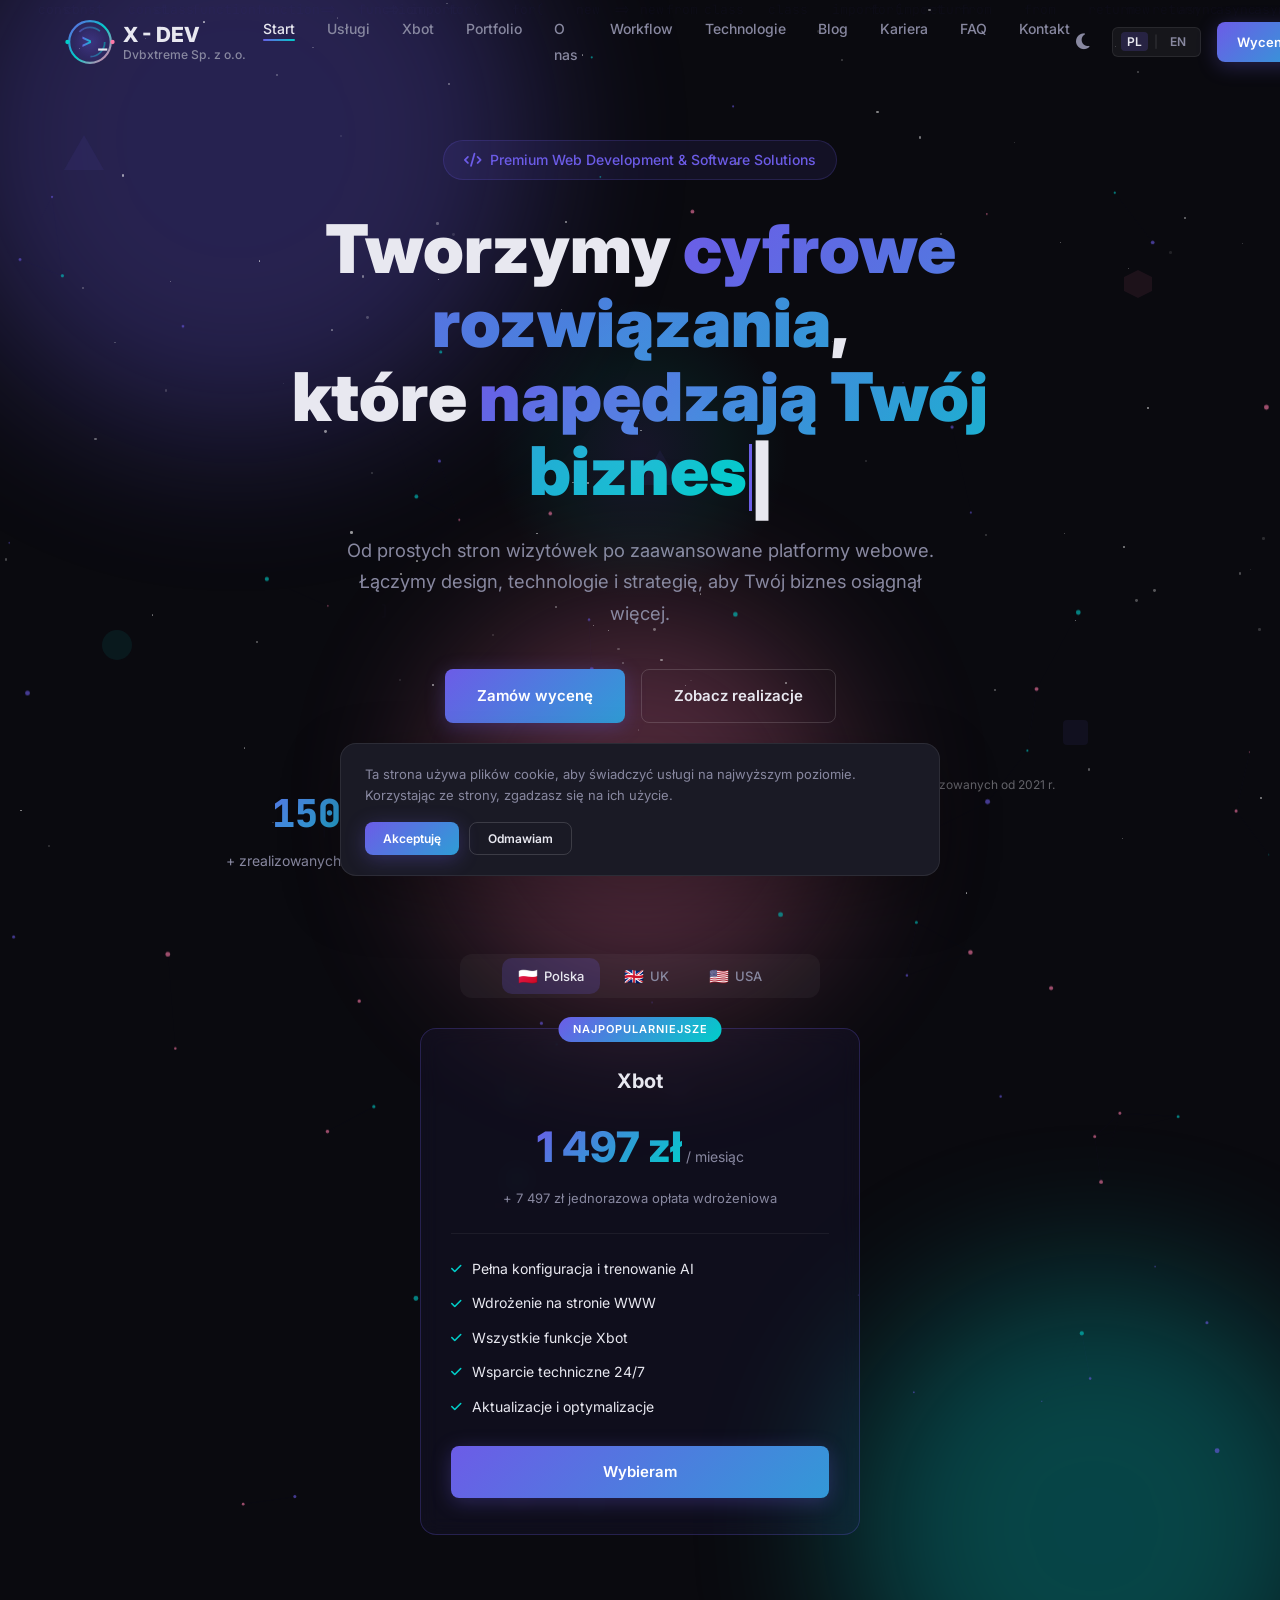
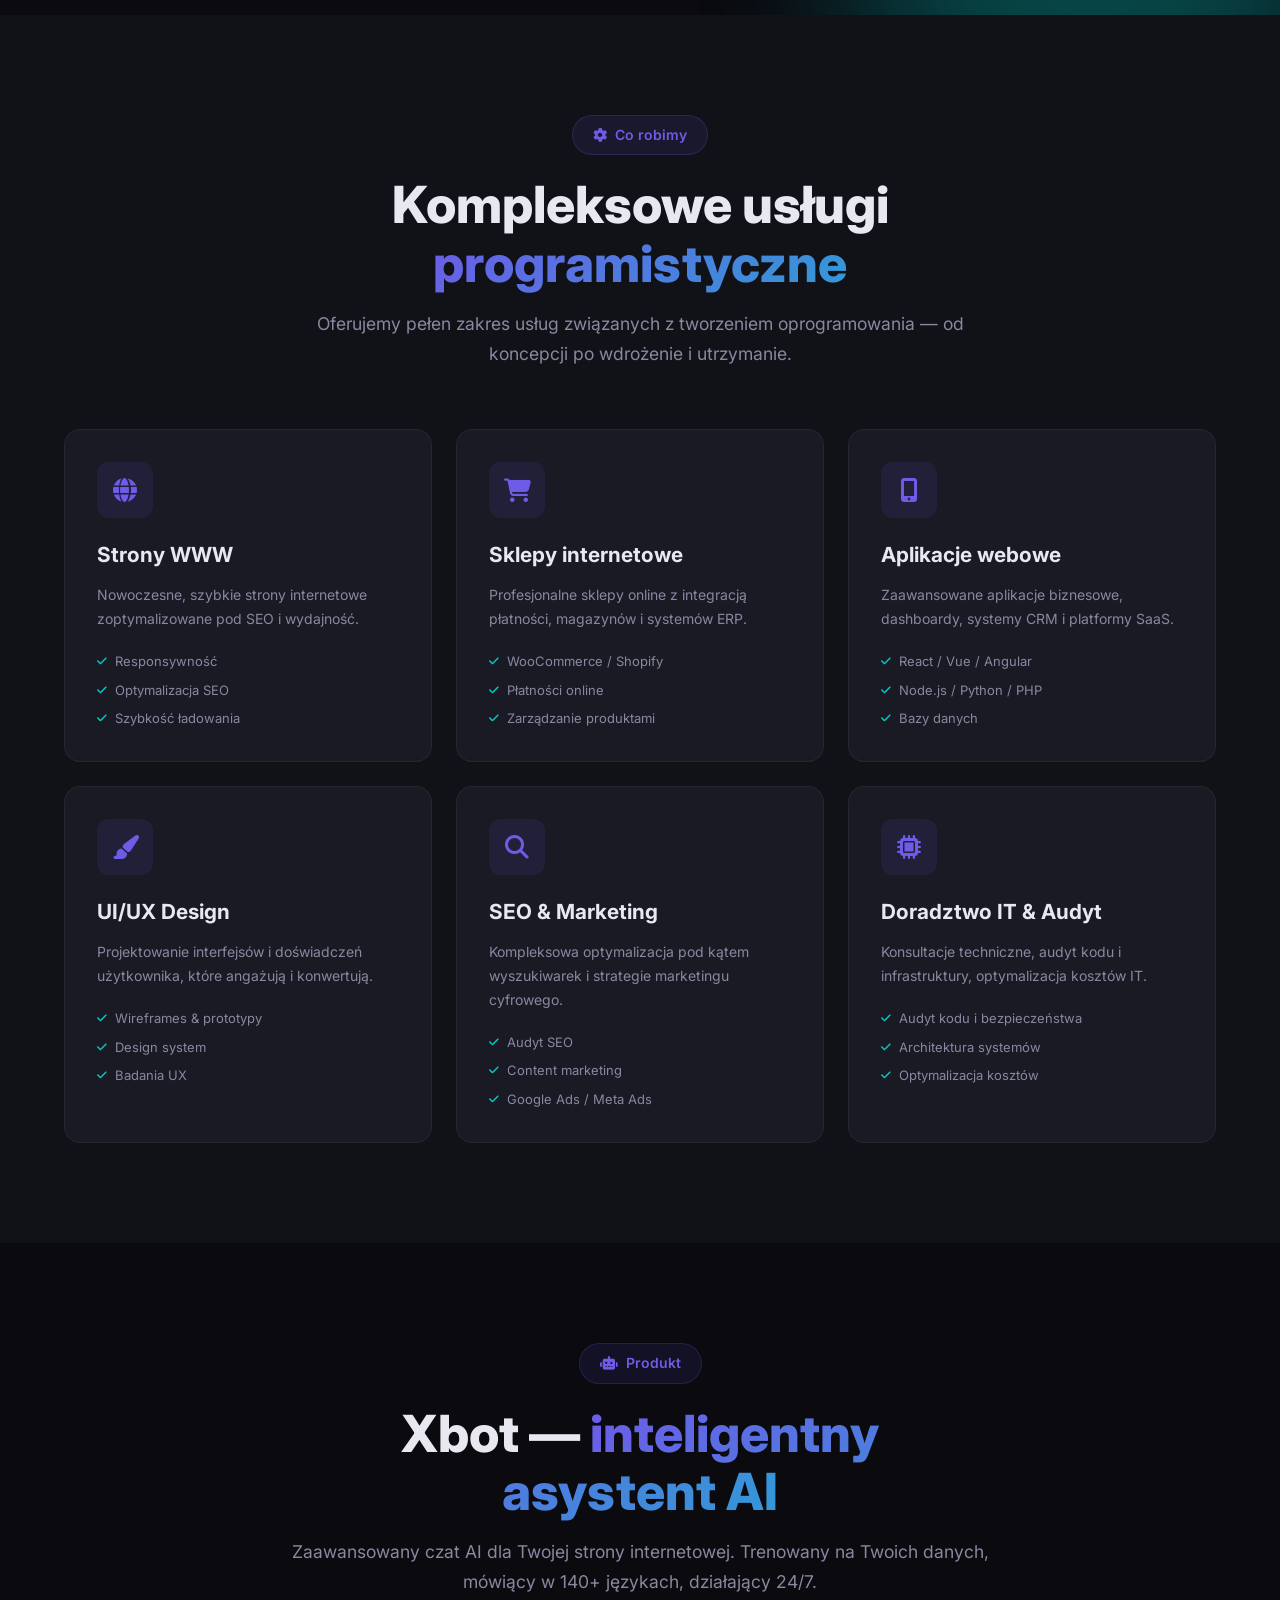
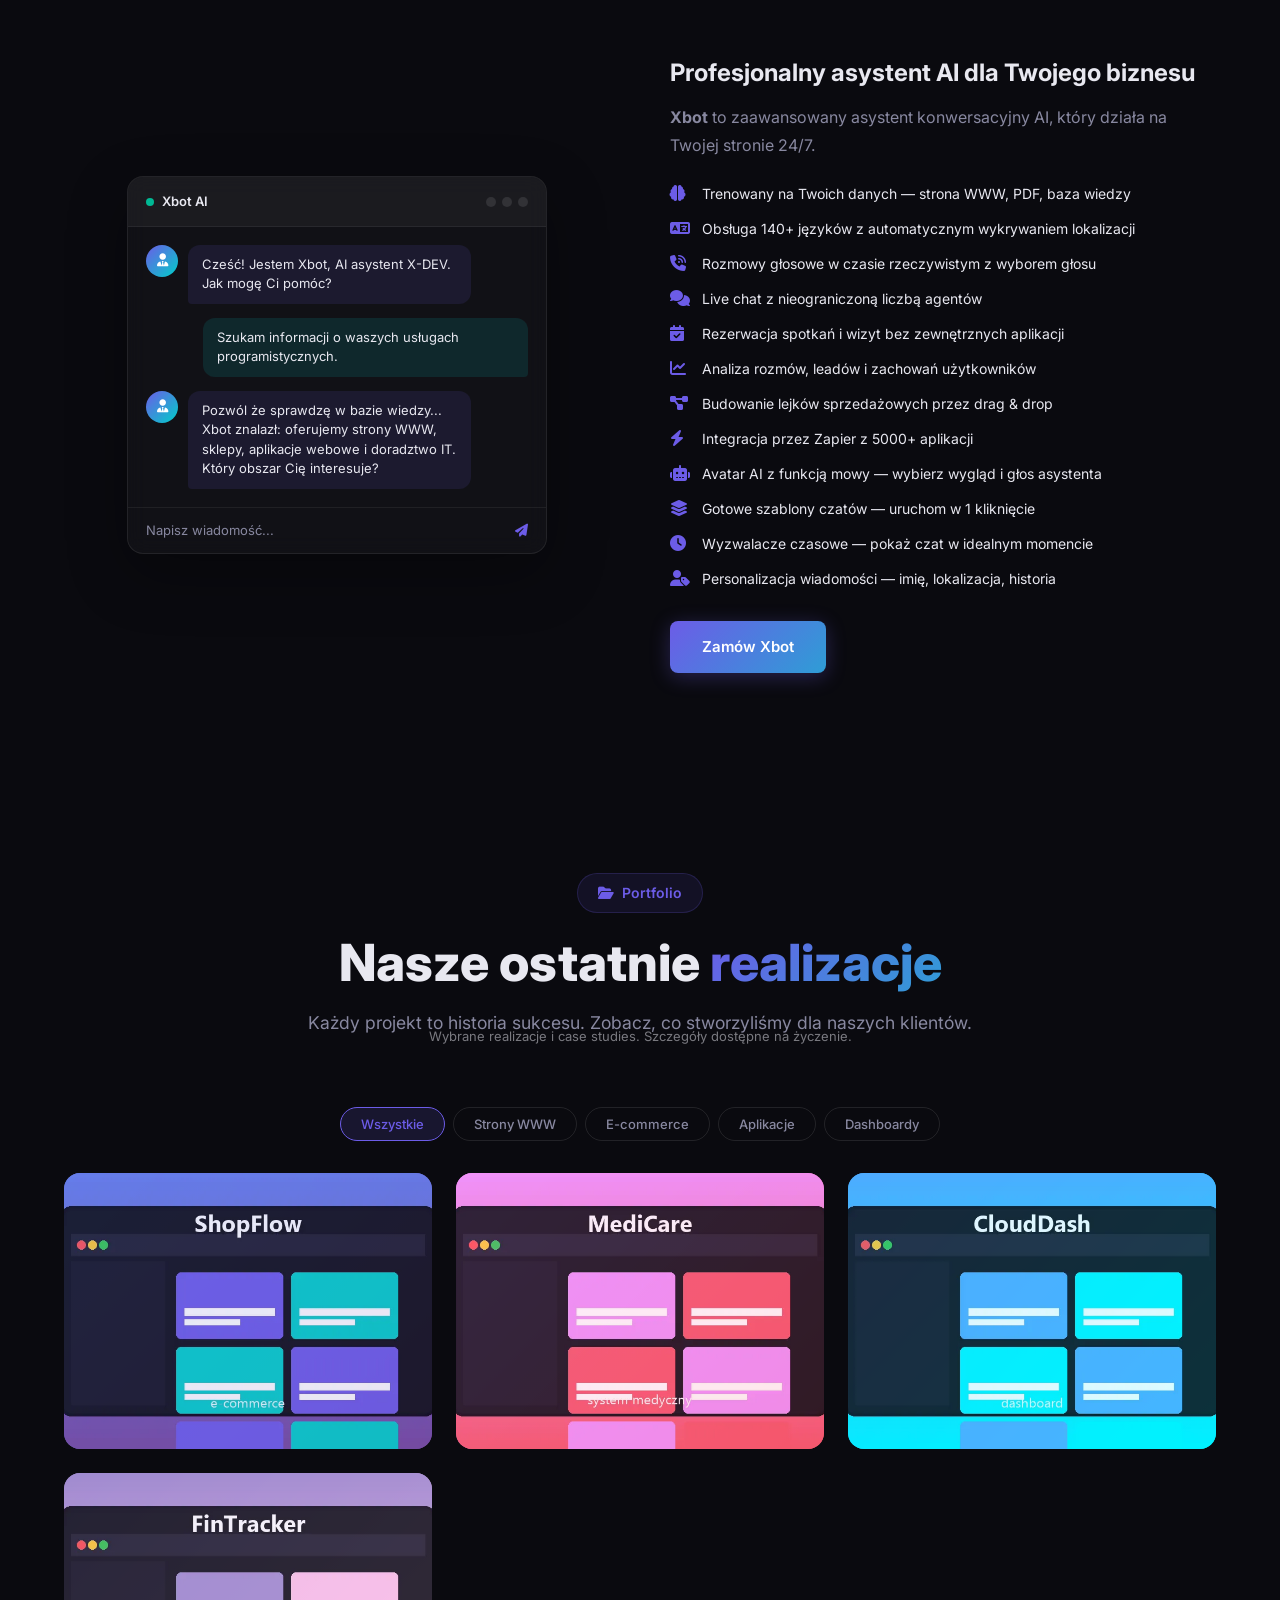
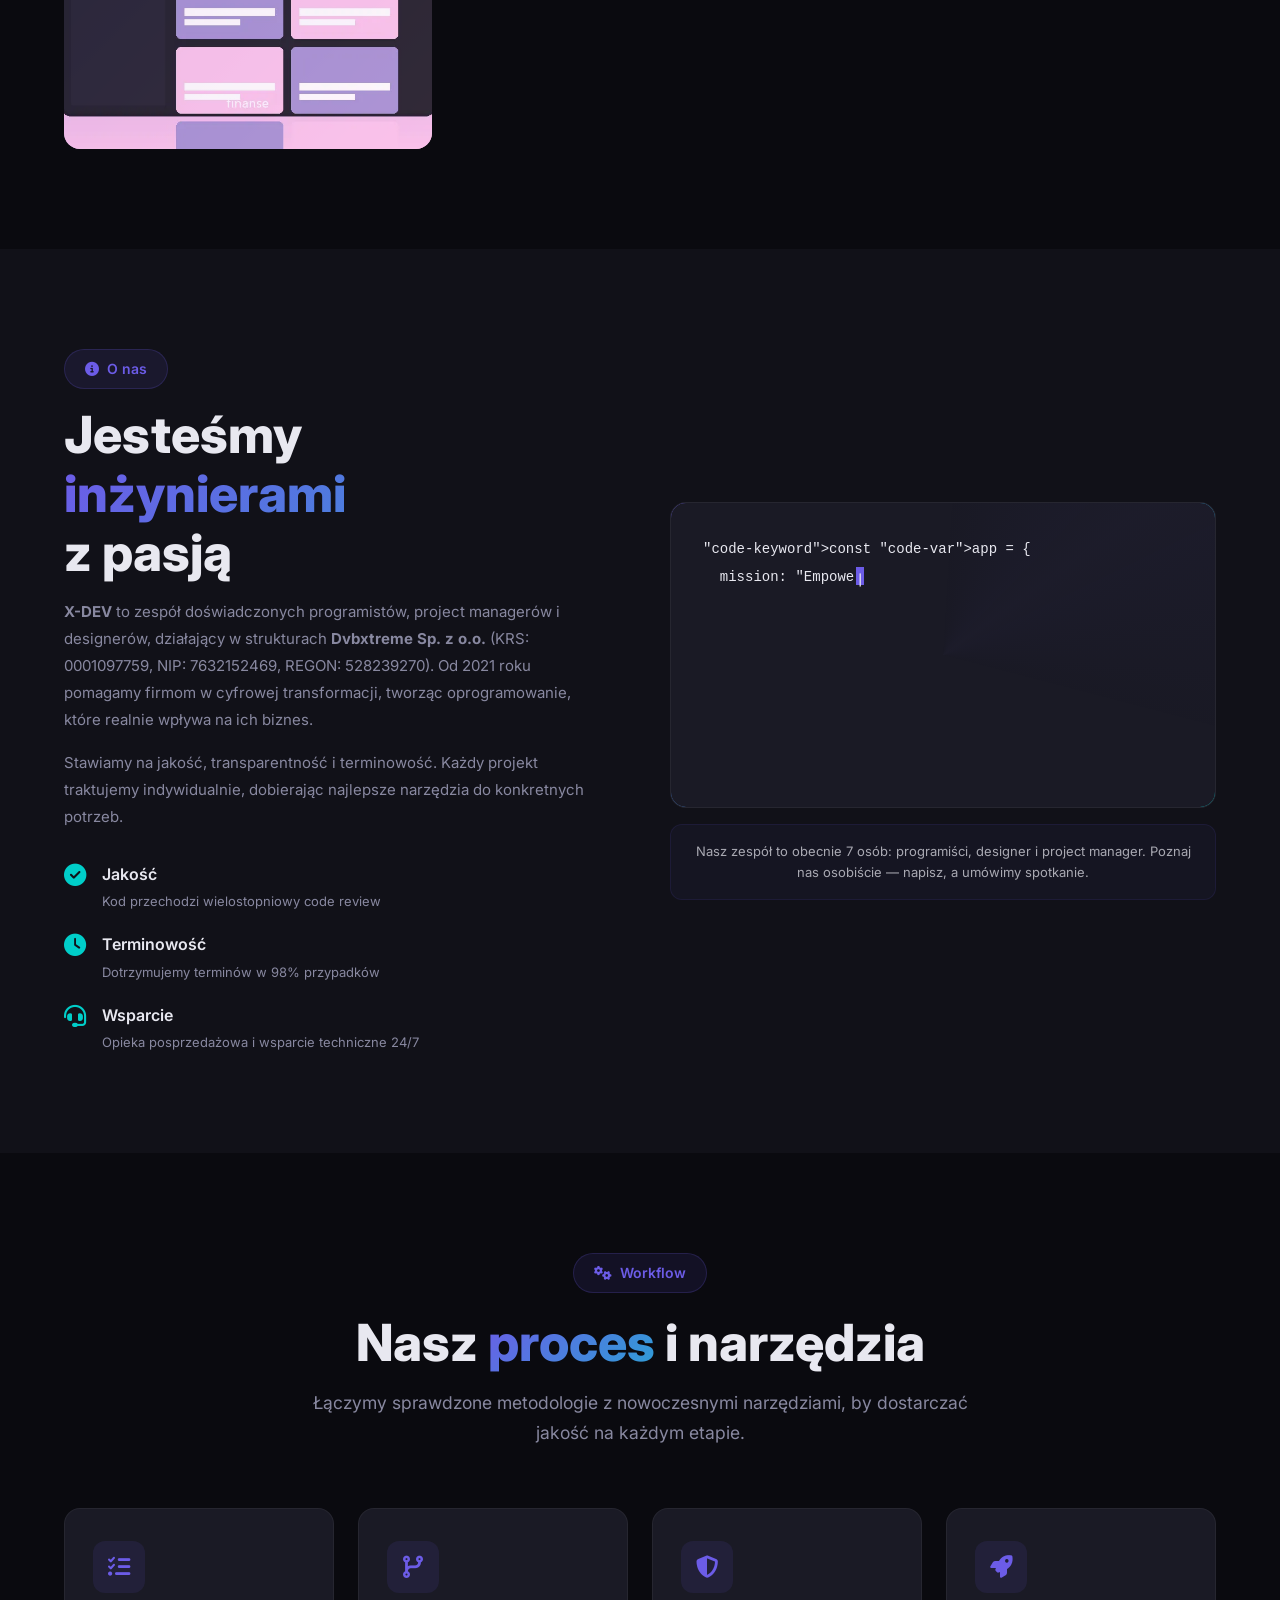
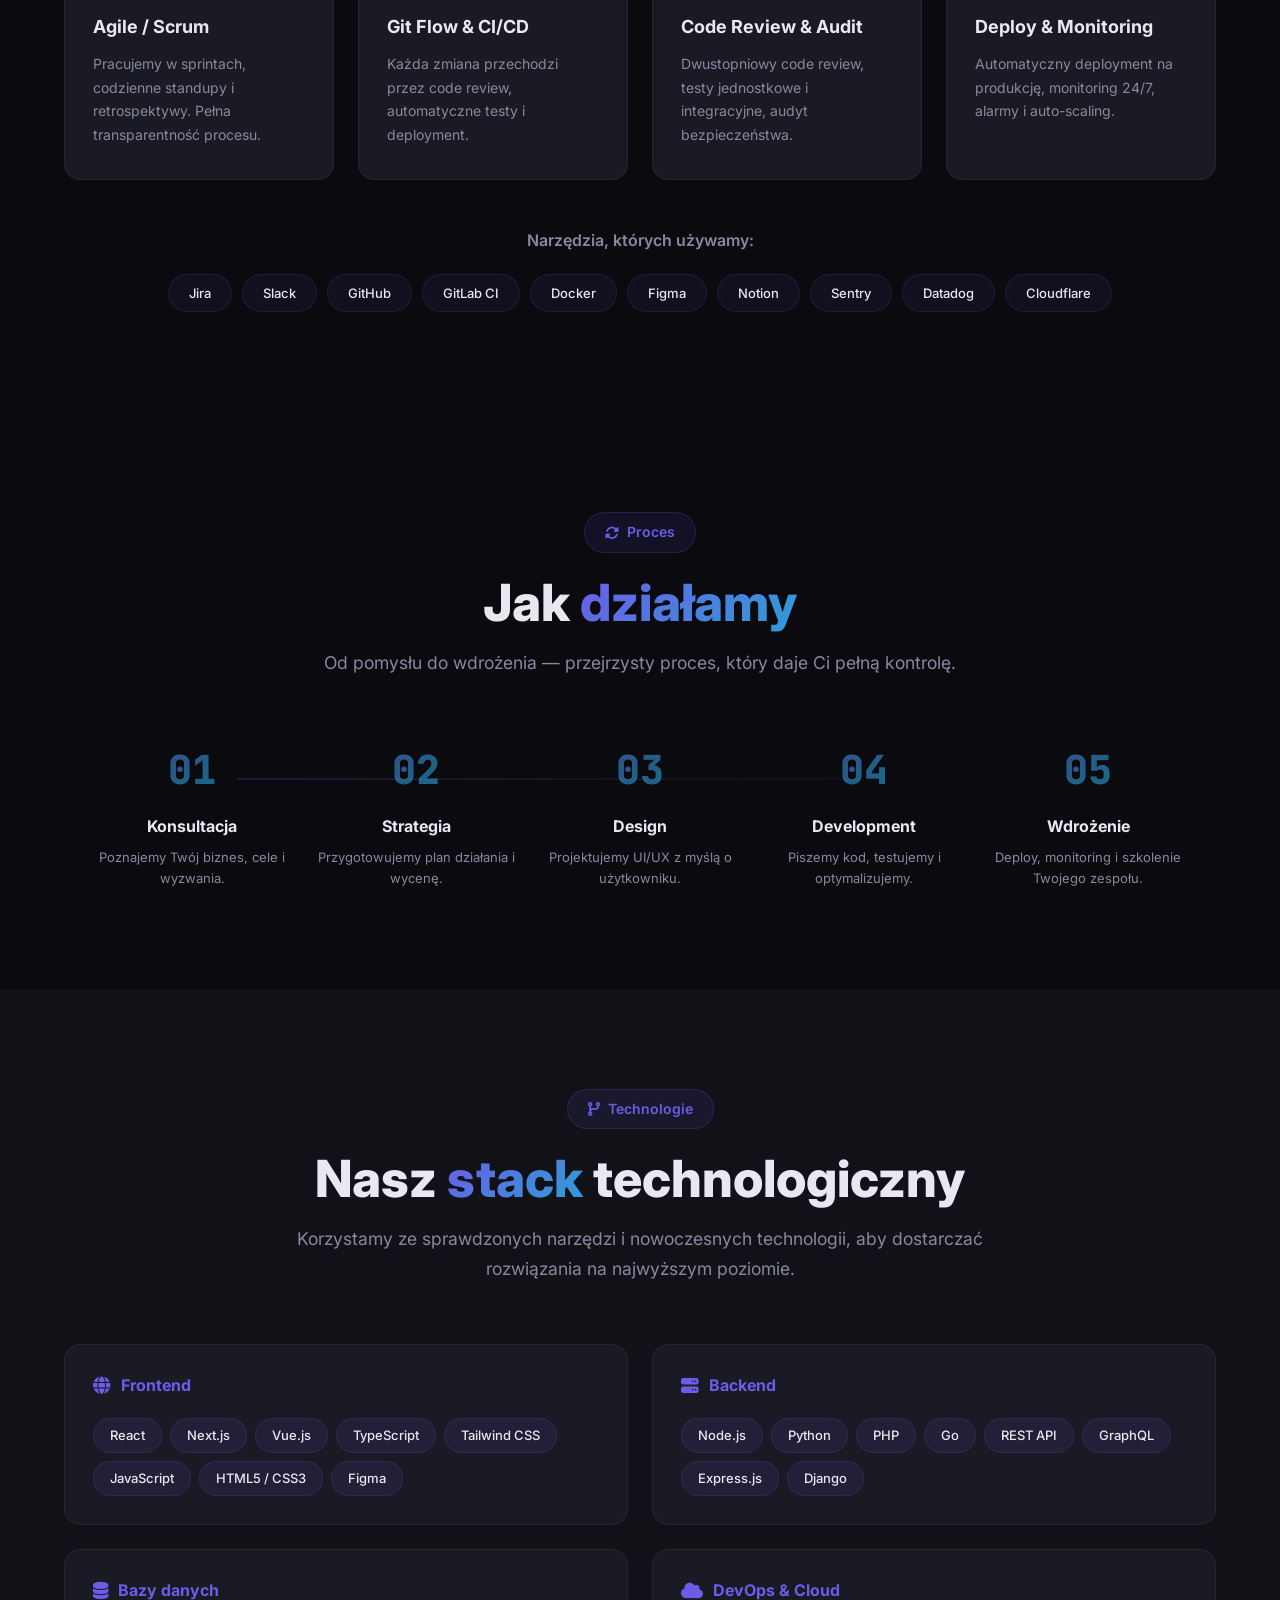
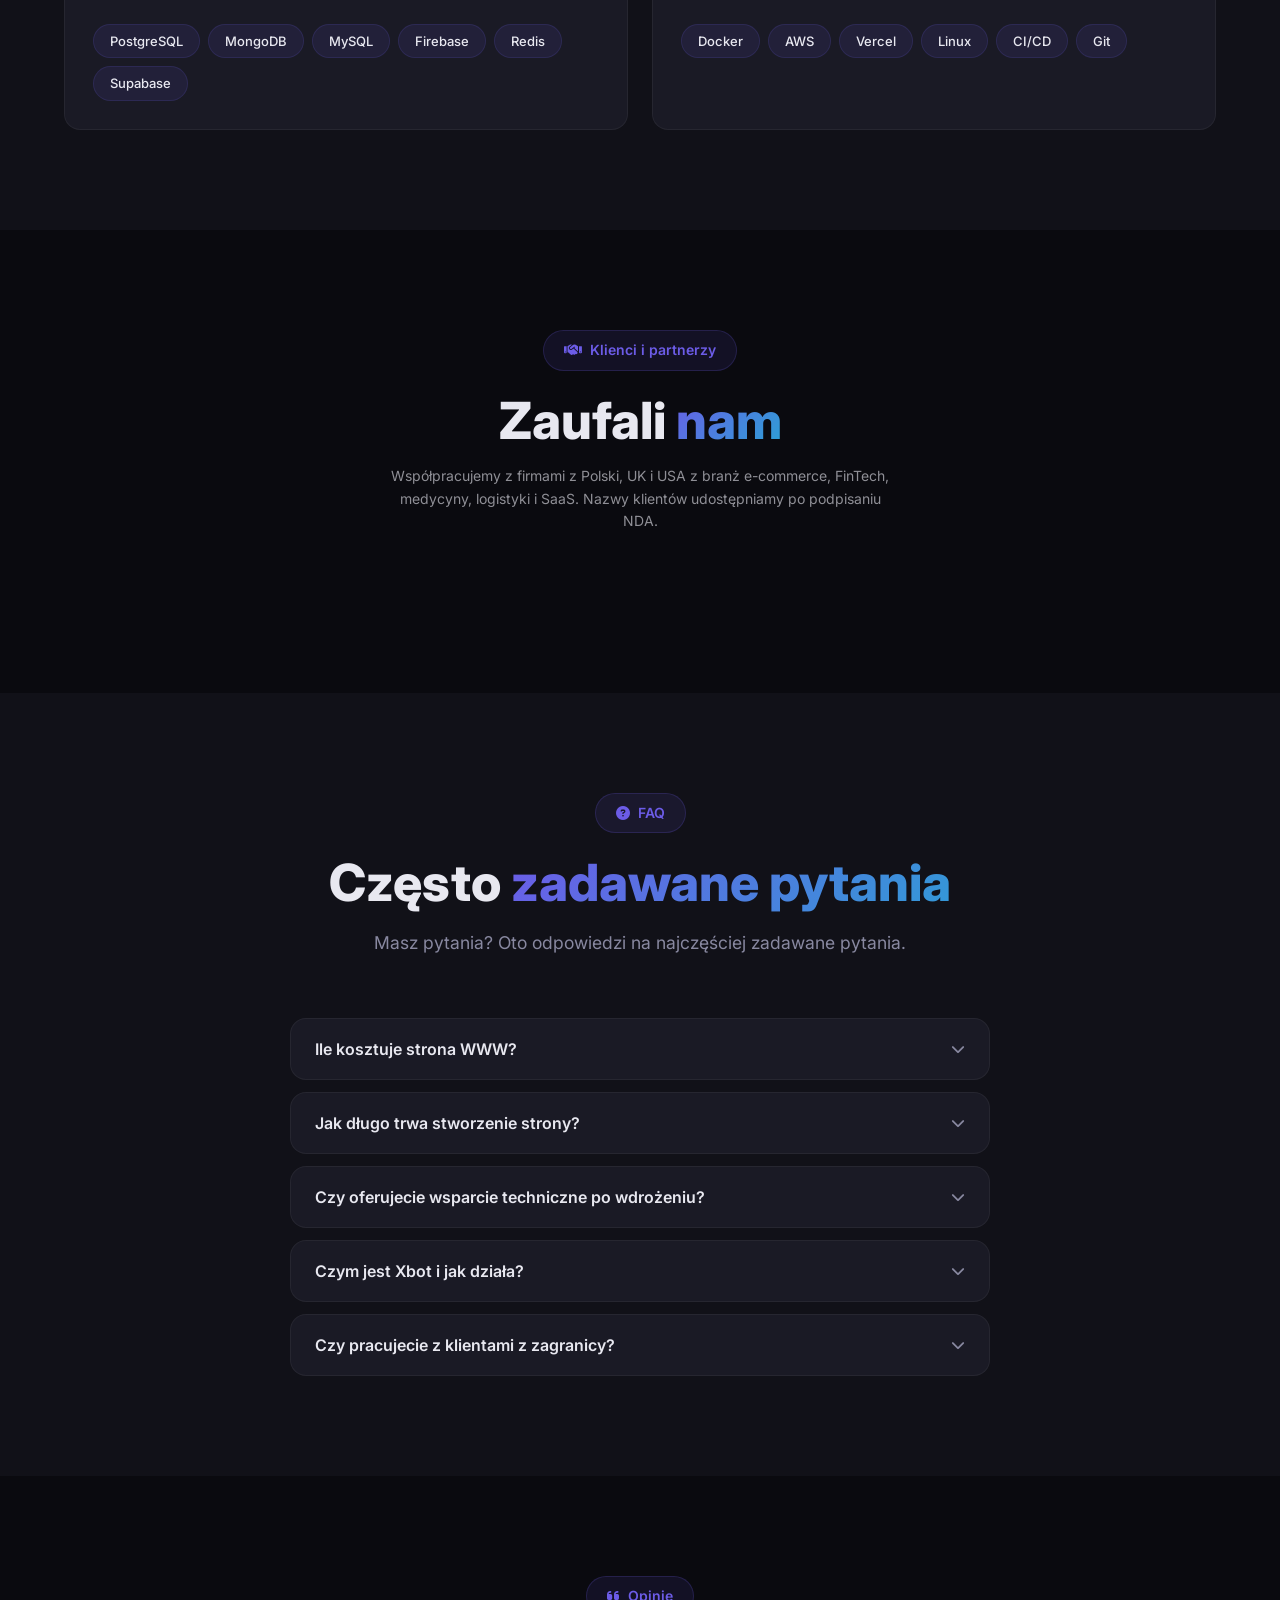
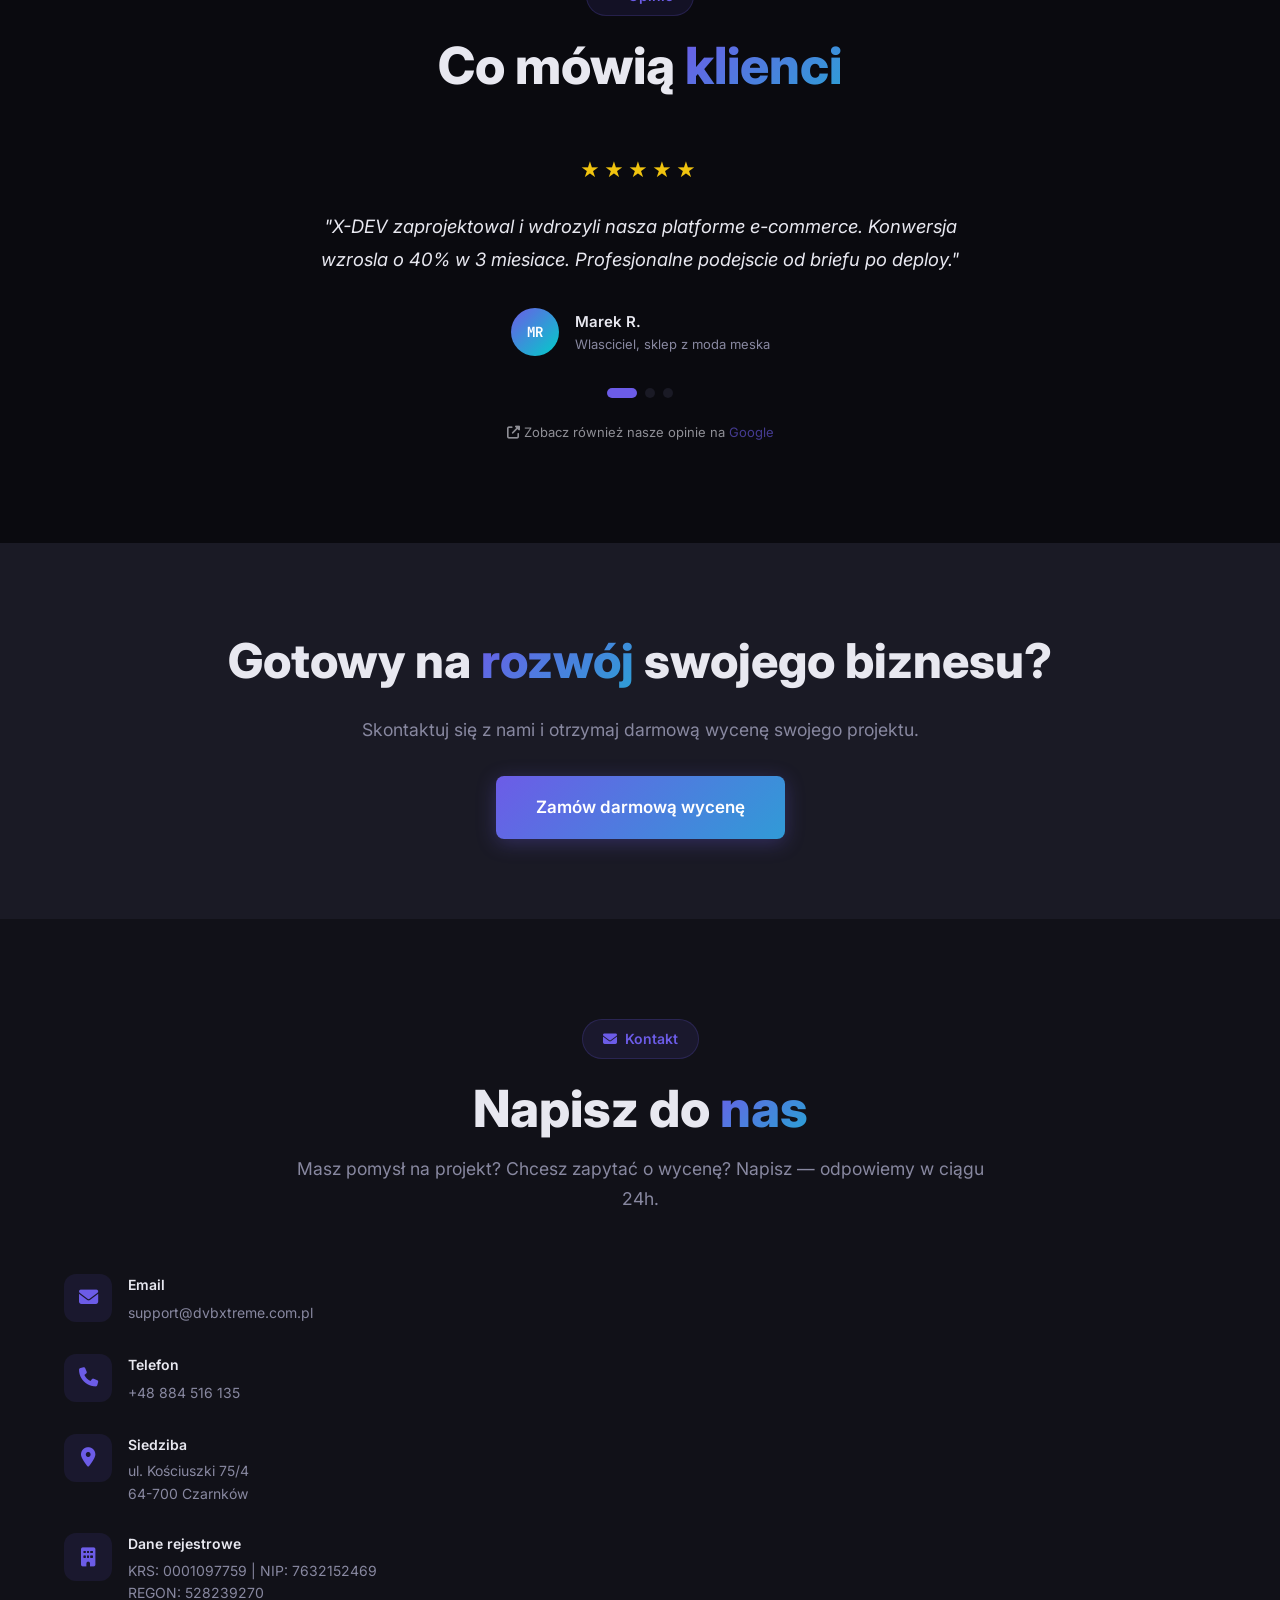
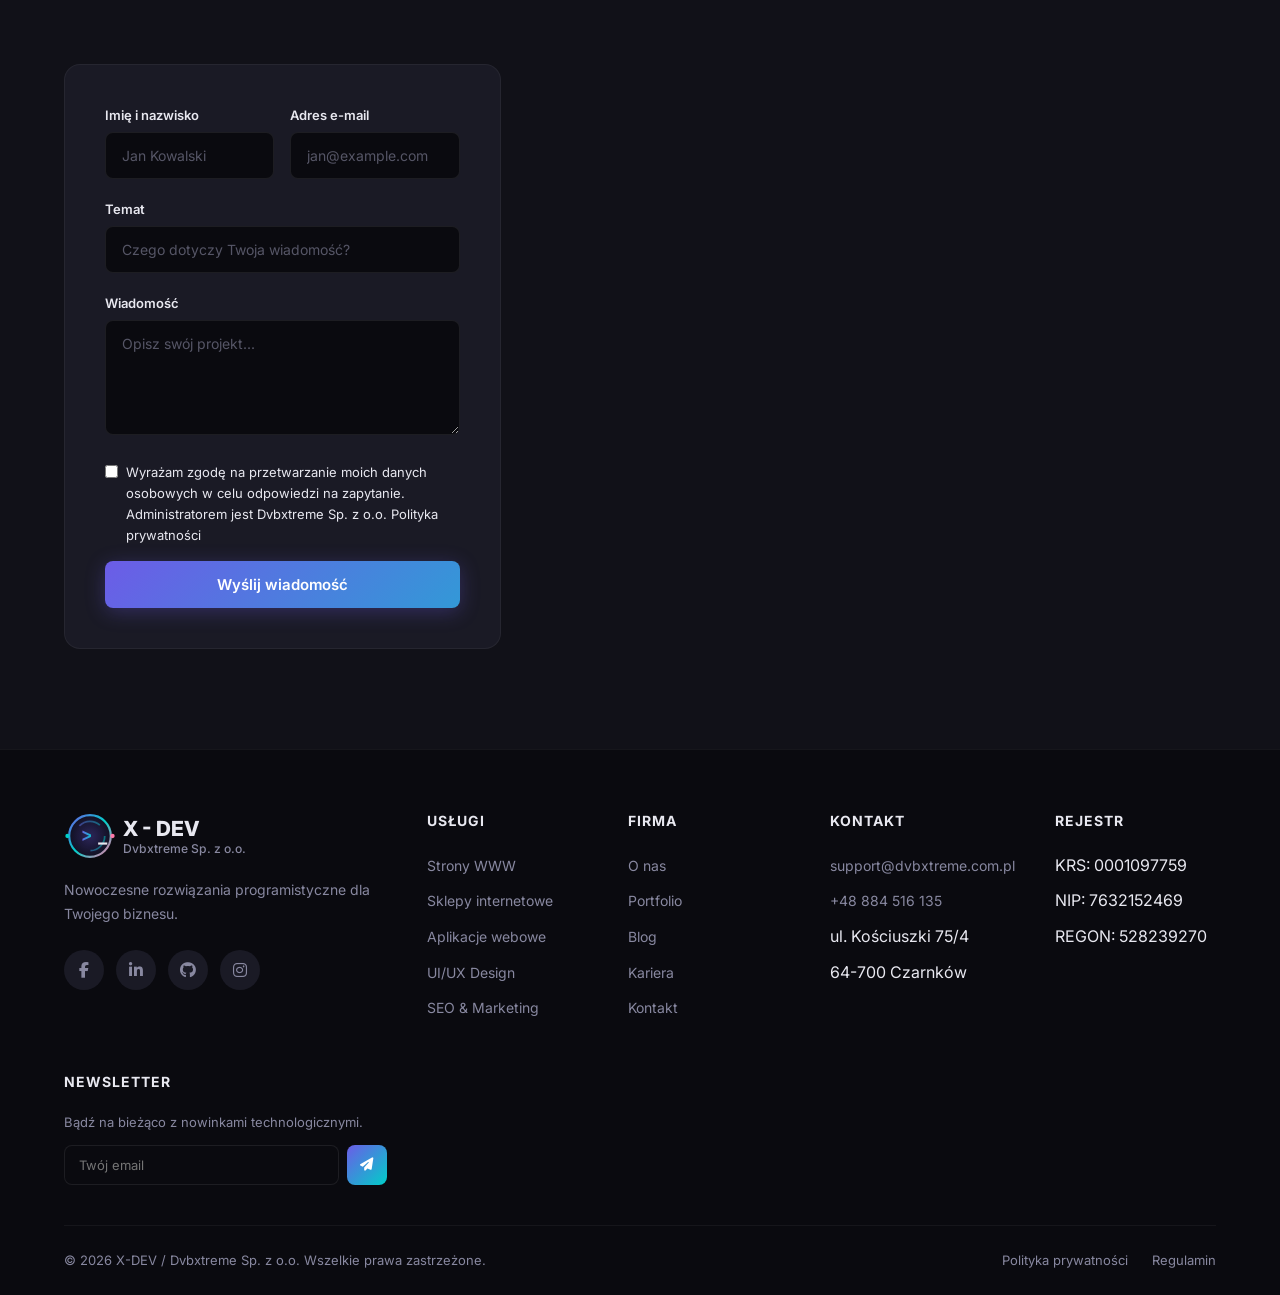
<file: index.html>
<!DOCTYPE html>
<html lang="pl-PL">
<head>
<meta charset="UTF-8">
<meta name="viewport" content="width=device-width, initial-scale=1.0">
<title>X-DEV – Agencja Tworzenia Stron WWW, Aplikacji Webowych i Sklepów Online | Dvbxtreme Sp. z o.o.</title>
<meta name="description" content="Profesjonalna agencja programistyczna X-DEV: strony internetowe, sklepy online, aplikacje webowe, UI/UX design, SEO i doradztwo IT. Sprawdź nasze realizacje i zamów darmową wycenę!">
<meta name="keywords" content="agencja programistyczna, tworzenie stron www, aplikacje webowe, sklepy internetowe, programowanie, seo, x-dev, dvbxtreme, agencja interaktywna, software house, web development, e-commerce, react, node.js">
<meta name="author" content="X-DEV / Dvbxtreme Sp. z o.o.">
<meta name="robots" content="index, follow, max-snippet:-1, max-image-preview:large">
<meta name="revisit-after" content="7 days">
<link rel="canonical" href="https://www.dvbxtreme.com.pl/">

<meta property="og:type" content="website">
<meta property="og:title" content="X-DEV – Profesjonalne Tworzenie Stron i Aplikacji Webowych">
<meta property="og:description" content="Nowoczesne strony www, aplikacje webowe i sklepy internetowe. Wysoka konwersja, SEO, szybkość. Darmowa wycena!">
<meta property="og:url" content="https://www.dvbxtreme.com.pl/">
<meta property="og:site_name" content="X-DEV">
<meta property="og:locale" content="pl_PL">
<meta property="og:image" content="https://www.dvbxtreme.com.pl/og-image.jpg">
<meta property="og:image:width" content="1200">
<meta property="og:image:height" content="630">

<meta name="twitter:card" content="summary_large_image">
<meta name="twitter:title" content="X-DEV – Agencja Programistyczna | Strony WWW i Aplikacje">
<meta name="twitter:description" content="Tworzymy nowoczesne aplikacje i strony, które przyciągają klientów i zwiększają sprzedaż.">
<meta name="twitter:image" content="https://www.dvbxtreme.com.pl/og-image.jpg">

<link rel="alternate" href="https://www.dvbxtreme.com.pl/" hreflang="pl-PL">
<link rel="alternate" href="https://www.dvbxtreme.com.pl/" hreflang="x-default">

<script type="application/ld+json">
{
  "@context": "https://schema.org",
  "@graph": [
    {
      "@type": "Organization",
      "@id": "https://www.dvbxtreme.com.pl/#organization",
      "name": "X-DEV",
      "alternateName": "Dvbxtreme Sp. z o.o.",
      "url": "https://www.dvbxtreme.com.pl/",
      "logo": {
        "@type": "ImageObject",
        "url": "https://www.dvbxtreme.com.pl/logo.png",
        "width": 600,
        "height": 60
      },
      "description": "Agencja programistyczna specjalizująca się w tworzeniu stron WWW, aplikacji webowych i systemów dedykowanych.",
      "address": {
        "@type": "PostalAddress",
        "streetAddress": "ul. Kościuszki 75/4",
        "addressLocality": "Czarnków",
        "postalCode": "64-700",
        "addressCountry": "PL"
      },
      "contactPoint": {
        "@type": "ContactPoint",
        "telephone": "+48-884516135",
        "contactType": "sales",
        "availableLanguage": ["Polish", "English"],
        "areaServed": ["PL", "GB", "US", "EU"]
      },
      "sameAs": [
        "https://www.facebook.com/xdev",
        "https://www.linkedin.com/company/xdev",
        "https://github.com/xdev"
      ],
      "identifier": [
        { "@type": "PropertyValue", "name": "KRS", "value": "0001097759" },
        { "@type": "PropertyValue", "name": "REGON", "value": "528239270" },
        { "@type": "PropertyValue", "name": "NIP", "value": "7632152469" }
      ],
      "foundingDate": "2021",
      "numberOfEmployees": { "@type": "QuantitativeValue", "minValue": 5, "maxValue": 20 }
    },
    {
      "@type": "WebSite",
      "@id": "https://www.dvbxtreme.com.pl/#website",
      "url": "https://www.dvbxtreme.com.pl/",
      "name": "X-DEV – Agencja Tworzenia Stron i Aplikacji",
      "description": "Profesjonalne tworzenie stron WWW, sklepów internetowych i aplikacji webowych.",
      "publisher": { "@id": "https://www.dvbxtreme.com.pl/#organization" },
      "inLanguage": "pl-PL"
    },
    {
      "@type": "WebPage",
      "@id": "https://www.dvbxtreme.com.pl/#webpage",
      "url": "https://www.dvbxtreme.com.pl/",
      "name": "X-DEV – Agencja Tworzenia Stron i Aplikacji | Dvbxtreme Sp. z o.o.",
      "isPartOf": { "@id": "https://www.dvbxtreme.com.pl/#website" },
      "about": { "@id": "https://www.dvbxtreme.com.pl/#organization" },
      "description": "Profesjonalna agencja programistyczna: strony www, sklepy online, aplikacje webowe, UI/UX design, SEO i doradztwo IT.",
      "breadcrumb": { "@id": "https://www.dvbxtreme.com.pl/#breadcrumb" }
    },
    {
      "@type": "BreadcrumbList",
      "@id": "https://www.dvbxtreme.com.pl/#breadcrumb",
      "itemListElement": [
        { "@type": "ListItem", "position": 1, "name": "Strona główna", "item": "https://www.dvbxtreme.com.pl/" }
      ]
    }
  ]
}
</script>

<script type="application/ld+json">
{
  "@context": "https://schema.org",
  "@type": "ItemList",
  "itemListElement": [
    {
      "@type": "Service",
      "position": 1,
      "name": "Tworzenie stron WWW",
      "description": "Nowoczesne, szybkie strony internetowe zoptymalizowane pod SEO i wydajność.",
      "provider": { "@id": "https://www.dvbxtreme.com.pl/#organization" }
    },
    {
      "@type": "Service",
      "position": 2,
      "name": "Sklepy internetowe",
      "description": "Profesjonalne sklepy online z integracją płatności, magazynów i systemów ERP.",
      "provider": { "@id": "https://www.dvbxtreme.com.pl/#organization" }
    },
    {
      "@type": "Service",
      "position": 3,
      "name": "Aplikacje webowe",
      "description": "Zaawansowane aplikacje biznesowe, dashboardy, systemy CRM i platformy SaaS.",
      "provider": { "@id": "https://www.dvbxtreme.com.pl/#organization" }
    },
    {
      "@type": "Service",
      "position": 4,
      "name": "UI/UX Design",
      "description": "Projektowanie interfejsów i doświadczeń użytkownika, które angażują i konwertują.",
      "provider": { "@id": "https://www.dvbxtreme.com.pl/#organization" }
    },
    {
      "@type": "Service",
      "position": 5,
      "name": "SEO & Marketing",
      "description": "Kompleksowa optymalizacja pod kątem wyszukiwarek i strategie marketingu cyfrowego.",
      "provider": { "@id": "https://www.dvbxtreme.com.pl/#organization" }
    },
    {
      "@type": "Service",
      "position": 6,
      "name": "Doradztwo IT & Audyt",
      "description": "Konsultacje techniczne, audyt kodu i infrastruktury, optymalizacja kosztów IT.",
      "provider": { "@id": "https://www.dvbxtreme.com.pl/#organization" }
    },
    {
      "@type": "Service",
      "position": 7,
      "name": "Xbot AI – inteligentny asystent konwersacyjny",
      "description": "Zaawansowany czat AI dla Twojej strony internetowej. Trenowany na Twoich danych, mówiący w 140+ językach.",
      "provider": { "@id": "https://www.dvbxtreme.com.pl/#organization" }
    }
  ]
}
</script>

<script type="application/ld+json">
{
  "@context": "https://schema.org",
  "@type": "FAQPage",
  "mainEntity": [
    {
      "@type": "Question",
      "name": "Ile kosztuje strona internetowa?",
      "acceptedAnswer": { "@type": "Answer", "text": "Cena zależy od złożoności projektu. Proste strony wizytówki zaczynają się od 3 000 zł, zaawansowane platformy i sklepy to koszt od 10 000 zł. Zapraszamy do kontaktu po darmową wycenę." }
    },
    {
      "@type": "Question",
      "name": "Jak długo trwa tworzenie strony?",
      "acceptedAnswer": { "@type": "Answer", "text": "Standardowa strona wizytówka to 2-4 tygodnie. Sklep internetowy lub aplikacja webowa to zwykle 6-12 tygodni." }
    },
    {
      "@type": "Question",
      "name": "Czym jest Xbot AI?",
      "acceptedAnswer": { "@type": "Answer", "text": "Xbot to inteligentny asystent AI, który można wytrenować na danych Twojej firmy. Działa 24/7 na stronie, odpowiada na pytania klientów, rezerwuje spotkania i zbiera leady." }
    },
    {
      "@type": "Question",
      "name": "Czy obsługujecie klientów z zagranicy?",
      "acceptedAnswer": { "@type": "Answer", "text": "Tak, obsługujemy klientów z Polski, UK, USA i całej Europy. Prowadzimy projekty w języku polskim i angielskim." }
    }
  ]
}
</script>

<link rel="preconnect" href="https://fonts.googleapis.com">
<link rel="preconnect" href="https://fonts.gstatic.com" crossorigin>
<link rel="dns-prefetch" href="https://cdnjs.cloudflare.com">
<link rel="preload" href="https://fonts.googleapis.com/css2?family=Inter:wght@400;500;600;700;800&family=JetBrains+Mono:wght@500;700&display=swap" as="style">
<link href="https://fonts.googleapis.com/css2?family=Inter:wght@300;400;500;600;700;800;900&family=JetBrains+Mono:wght@400;500;700&display=swap" rel="stylesheet">

<script async src="https://www.googletagmanager.com/gtag/js?id=G-2L9BQ28KFJ"></script>
<script>
window.dataLayer = window.dataLayer || [];
function gtag(){dataLayer.push(arguments);}
gtag('js', new Date());
gtag('config', 'G-2L9BQ28KFJ');
</script>


<link rel="stylesheet" href="https://cdnjs.cloudflare.com/ajax/libs/font-awesome/6.5.1/css/all.min.css">
<link rel="stylesheet" href="style.css">
<link rel="manifest" href="manifest.json">
<meta name="theme-color" content="#0a0a0f" id="themeColorMeta">
<link rel="icon" type="image/svg+xml" href="icons/icon.svg">
<link rel="icon" type="image/png" sizes="16x16" href="icons/icon-16.png">
<link rel="icon" type="image/png" sizes="32x32" href="icons/icon-32.png">
<link rel="icon" type="image/png" sizes="192x192" href="icons/icon-192.png">
<link rel="icon" type="image/png" sizes="512x512" href="icons/icon-512.png">
<link rel="apple-touch-icon" href="icons/icon-192.png">
<link rel="shortcut icon" href="favicon.ico">
<meta name="msapplication-TileColor" content="#0a0a0f">
<meta name="msapplication-TileImage" content="icons/icon-192.png">
</head>
<body>

<div id="loader">
  <div class="loader-content">
    <div class="loader-logo">&lt;X-DEV /&gt;</div>
    <div class="loader-text" data-i18n="loader.text">creative solutions for business & beyond</div>
    <div class="loader-bar"><span></span></div>
  </div>
</div>

<div id="cursorGlow"></div>

<div class="floating-shapes">
  <div class="shape shape-triangle" style="top:15%;left:5%;animation-delay:0s;animation-duration:18s;"></div>
  <div class="shape shape-circle" style="top:70%;left:8%;animation-delay:-3s;animation-duration:22s;"></div>
  <div class="shape shape-hexagon" style="top:30%;right:10%;animation-delay:-7s;animation-duration:16s;"></div>
  <div class="shape shape-square" style="top:80%;right:15%;animation-delay:-11s;animation-duration:20s;"></div>
  <div class="shape shape-triangle" style="top:50%;left:50%;animation-delay:-5s;animation-duration:25s;"></div>
  <div class="shape shape-circle" style="bottom:10%;left:30%;animation-delay:-9s;animation-duration:19s;"></div>
</div>

<div class="code-rain-bg" aria-hidden="true">
  <span>const</span><span>function</span><span>=> </span><span>for(</span><span>new</span><span>class</span><span>import</span><span>from</span><span>return</span><span>async</span>
  <span>const</span><span>function</span><span>=> </span><span>for(</span><span>new</span><span>class</span><span>import</span><span>from</span><span>return</span><span>async</span>
  <span>const</span><span>function</span><span>=> </span><span>for(</span><span>new</span><span>class</span><span>import</span><span>from</span><span>return</span><span>async</span>
</div>

<nav class="navbar" id="navbar">
  <div class="container nav-container">
        <a href="#hero" class="nav-logo">
          <svg class="logo-svg" viewBox="0 0 230 60" fill="none" xmlns="http://www.w3.org/2000/svg">
        <defs>
          <linearGradient id="logoGrad" x1="0" y1="0" x2="1" y2="1">
            <stop offset="0%" stop-color="#6c5ce7"/>
            <stop offset="50%" stop-color="#00cec9"/>
            <stop offset="100%" stop-color="#fd79a8"/>
          </linearGradient>
          <linearGradient id="logoGrad2" x1="0" y1="0" x2="1" y2="0">
            <stop offset="0%" stop-color="#6c5ce7"/>
            <stop offset="100%" stop-color="#00cec9"/>
          </linearGradient>
          <radialGradient id="glowGrad" cx="50%" cy="50%" r="50%">
            <stop offset="0%" stop-color="#6c5ce7" stop-opacity="0.3"/>
            <stop offset="100%" stop-color="#6c5ce7" stop-opacity="0"/>
          </radialGradient>
        </defs>
        <circle cx="30" cy="30" r="27" fill="url(#glowGrad)" class="logo-glow"/>
        <circle cx="30" cy="30" r="24" stroke="url(#logoGrad)" stroke-width="2.5" fill="rgba(108,92,231,0.06)" class="logo-ring"/>
        <circle cx="30" cy="30" r="17" stroke="url(#logoGrad2)" stroke-width="2" stroke-dasharray="26 40" fill="none" class="logo-ring-inner" opacity="0.5"/>
        <text x="20" y="37" font-family="'JetBrains Mono',monospace" font-weight="700" font-size="22" fill="url(#logoGrad2)" class="logo-prompt">&gt;</text>
        <text x="38" y="37" font-family="'JetBrains Mono',monospace" font-weight="700" font-size="22" fill="#e8e8f0" class="logo-underscore">_</text>
        <circle cx="4" cy="30" r="2.5" fill="#00cec9" class="logo-dot logo-dot1"/>
        <circle cx="56" cy="30" r="2.5" fill="#fd79a8" class="logo-dot logo-dot2"/>
        <text x="68" y="30" font-family="'Inter',sans-serif" font-weight="800" font-size="24" fill="#e8e8f0" class="logo-text">X - DEV</text>
        <text x="68" y="50" font-family="'Inter',sans-serif" font-weight="500" font-size="14" fill="#8888a0" class="logo-sub">Dvbxtreme Sp. z o.o.</text>
      </svg>
    </a>
    <ul class="nav-links" id="navLinks">
      <li><a href="#hero" class="nav-link active" data-i18n="nav.start">Start</a></li>
      <li><a href="#services" class="nav-link" data-i18n="nav.services">Usługi</a></li>
      <li><a href="#xbot" class="nav-link" data-i18n="nav.xbot">Xbot</a></li>
      <li><a href="#portfolio" class="nav-link" data-i18n="nav.portfolio">Portfolio</a></li>
      <li><a href="#about" class="nav-link" data-i18n="nav.about">O nas</a></li>
      <li><a href="#workflow" class="nav-link" data-i18n="nav.workflow">Workflow</a></li>
      <li><a href="#tech" class="nav-link" data-i18n="nav.tech">Technologie</a></li>
      <li><a href="blog.html" class="nav-link" data-i18n="nav.blog">Blog</a></li>
      <li><a href="kariera.html" class="nav-link" data-i18n="nav.careers">Kariera</a></li>
      <li><a href="#faq" class="nav-link" data-i18n="nav.faq">FAQ</a></li>
      <li><a href="#contact" class="nav-link" data-i18n="nav.contact">Kontakt</a></li>
    </ul>
    <div class="nav-actions">
      <button class="theme-toggle" id="themeToggle" aria-label="Tryb jasny/ciemny">
        <i class="fas fa-moon"></i>
        <i class="fas fa-sun"></i>
      </button>
      <div class="lang-switcher">
        <button class="lang-btn active" data-lang="pl">PL</button>
        <span class="lang-divider">|</span>
        <button class="lang-btn" data-lang="en">EN</button>
      </div>
      <a href="#contact" class="btn btn-primary btn-sm" data-i18n="nav.cta">Wycena <i class="fas fa-arrow-right"></i></a>
      <button class="hamburger" id="hamburger" aria-label="Menu">
        <span></span><span></span><span></span>
      </button>
    </div>
  </div>
</nav>

<section class="hero" id="hero">
  <div class="hero-bg">
    <div class="gradient-orb orb1"></div>
    <div class="gradient-orb orb2"></div>
    <div class="gradient-orb orb3"></div>
    <canvas id="particleCanvas"></canvas>
    <div class="matrix-rain" id="matrixRain"></div>
  </div>
  <div class="container hero-container">
    <div class="hero-badge reveal">
      <i class="fas fa-code"></i> <span data-i18n="hero.badge">Premium Web Development & Software Solutions</span>
    </div>
    <h1 class="hero-title reveal">
      <span data-i18n="hero.title1">Tworzymy</span> <span class="gradient-text" data-i18n="hero.title2">cyfrowe rozwiązania</span>,<br>
      <span data-i18n="hero.title3">które</span> <span class="typing-wrapper"><span class="typing" id="typing"></span><span class="cursor">|</span></span>
    </h1>
    <p class="hero-desc reveal" data-i18n="hero.desc">
      Od prostych stron wizytówek po zaawansowane platformy webowe. 
      Łączymy design, technologie i strategię, aby Twój biznes osiągnął więcej.
    </p>
    <div class="hero-actions reveal">
      <a href="#contact" class="btn btn-primary" data-i18n="hero.btn1">Zamów wycenę <i class="fas fa-arrow-right"></i></a>
      <a href="#portfolio" class="btn btn-outline" data-i18n="hero.btn2">Zobacz realizacje</a>
    </div>
    <div class="hero-stats reveal">
      <div class="stat-item">
        <span class="stat-number" data-target="150">0</span>
        <span class="stat-label" data-i18n="hero.stat1">+ zrealizowanych projektów</span>
      </div>
      <div class="stat-item">
        <span class="stat-number" data-target="50">0</span>
        <span class="stat-label" data-i18n="hero.stat2">+ klientów</span>
      </div>
      <div class="stat-item">
        <span class="stat-number" data-target="5">0</span>
        <span class="stat-label" data-i18n="hero.stat3">lat na rynku</span>
      </div>
      <p style="grid-column:1/-1;text-align:center;font-size:12px;opacity:0.4;margin-top:-8px;" data-i18n="hero.stats_note">Dane na podstawie projektów zrealizowanych od 2021 r.</p>
    </div>
    <div class="xbot-pricing reveal">
      <div class="region-switcher">
        <button class="region-btn active" data-region="pl">
          <span class="region-flag">🇵🇱</span> Polska
        </button>
        <button class="region-btn" data-region="uk">
          <span class="region-flag">🇬🇧</span> UK
        </button>
        <button class="region-btn" data-region="usa">
          <span class="region-flag">🇺🇸</span> USA
        </button>
      </div>
      <div class="pricing-card pricing-card-featured">
        <div class="pricing-badge pricing-badge-best" data-i18n="xbot.badge1">Najpopularniejsze</div>
        <h3 class="pricing-name">Xbot</h3>
        <div class="pricing-price">
          <span class="price" id="region-monthly">1 497 zł</span>
            <span class="price-period" data-i18n="xbot.per1">/ miesiąc</span>
        </div>
        <div class="pricing-setup">
          <span id="region-setup-price">+ 7 497 zł</span>
          <span data-i18n="xbot.setup_label">jednorazowego setupu</span>
        </div>
        <ul class="pricing-features">
          <li><i class="fas fa-check"></i> <span data-i18n="xbot.pf1">Pełna konfiguracja i trenowanie AI</span></li>
          <li><i class="fas fa-check"></i> <span data-i18n="xbot.pf2">Wdrożenie na stronie WWW</span></li>
          <li><i class="fas fa-check"></i> <span data-i18n="xbot.pf3">Wszystkie funkcje Xbot</span></li>
          <li><i class="fas fa-check"></i> <span data-i18n="xbot.pf4">Wsparcie techniczne 24/7</span></li>
          <li><i class="fas fa-check"></i> <span data-i18n="xbot.pf5">Aktualizacje i optymalizacje</span></li>
        </ul>
        <a href="#contact" class="btn btn-primary pricing-btn" data-i18n="xbot.choose1">Wybieram <i class="fas fa-arrow-right"></i></a>
      </div>
    </div>
  </div>
</section>

<section class="services" id="services">
  <div class="container">
    <div class="section-header reveal">
      <span class="section-tag"><i class="fas fa-cog"></i> <span data-i18n="services.tag">Co robimy</span></span>
      <h2 class="section-title"><span data-i18n="services.title">Kompleksowe usługi</span> <span class="gradient-text" data-i18n="services.title2">programistyczne</span></h2>
      <p class="section-desc" data-i18n="services.desc">Oferujemy pełen zakres usług związanych z tworzeniem oprogramowania — od koncepcji po wdrożenie i utrzymanie.</p>
    </div>
    <div class="services-grid">
      <div class="service-card reveal" data-delay="0">
        <div class="service-icon"><i class="fas fa-globe"></i></div>
        <h3 data-i18n="services.card1.title">Strony WWW</h3>
        <p data-i18n="services.card1.desc">Nowoczesne, szybkie strony internetowe zoptymalizowane pod SEO i wydajność.</p>
        <ul class="service-features">
          <li><i class="fas fa-check"></i> <span data-i18n="services.card1.f1">Responsywność</span></li>
          <li><i class="fas fa-check"></i> <span data-i18n="services.card1.f2">SEO optymalizacja</span></li>
          <li><i class="fas fa-check"></i> <span data-i18n="services.card1.f3">Szybkość ładowania</span></li>
        </ul>
      </div>
      <div class="service-card reveal" data-delay="100">
        <div class="service-icon"><i class="fas fa-shopping-cart"></i></div>
        <h3 data-i18n="services.card2.title">Sklepy internetowe</h3>
        <p data-i18n="services.card2.desc">Profesjonalne sklepy online z integracją płatności, magazynów i systemów ERP.</p>
        <ul class="service-features">
          <li><i class="fas fa-check"></i> <span data-i18n="services.card2.f1">WooCommerce / Shopify</span></li>
          <li><i class="fas fa-check"></i> <span data-i18n="services.card2.f2">Płatności online</span></li>
          <li><i class="fas fa-check"></i> <span data-i18n="services.card2.f3">Zarządzanie produktami</span></li>
        </ul>
      </div>
      <div class="service-card reveal" data-delay="200">
        <div class="service-icon"><i class="fas fa-mobile-alt"></i></div>
        <h3 data-i18n="services.card3.title">Aplikacje webowe</h3>
        <p data-i18n="services.card3.desc">Zaawansowane aplikacje biznesowe, dashboardy, systemy CRM i platformy SaaS.</p>
        <ul class="service-features">
          <li><i class="fas fa-check"></i> <span data-i18n="services.card3.f1">React / Vue / Angular</span></li>
          <li><i class="fas fa-check"></i> <span data-i18n="services.card3.f2">Node.js / Python / PHP</span></li>
          <li><i class="fas fa-check"></i> <span data-i18n="services.card3.f3">Bazy danych</span></li>
        </ul>
      </div>
      <div class="service-card reveal" data-delay="300">
        <div class="service-icon"><i class="fas fa-paint-brush"></i></div>
        <h3 data-i18n="services.card4.title">UI/UX Design</h3>
        <p data-i18n="services.card4.desc">Projektowanie interfejsów i doświadczeń użytkownika, które angażują i konwertują.</p>
        <ul class="service-features">
          <li><i class="fas fa-check"></i> <span data-i18n="services.card4.f1">Wireframes & prototypy</span></li>
          <li><i class="fas fa-check"></i> <span data-i18n="services.card4.f2">Design system</span></li>
          <li><i class="fas fa-check"></i> <span data-i18n="services.card4.f3">Badania UX</span></li>
        </ul>
      </div>
      <div class="service-card reveal" data-delay="400">
        <div class="service-icon"><i class="fas fa-search"></i></div>
        <h3 data-i18n="services.card5.title">SEO & Marketing</h3>
        <p data-i18n="services.card5.desc">Kompleksowa optymalizacja pod kątem wyszukiwarek i strategie marketingu cyfrowego.</p>
        <ul class="service-features">
          <li><i class="fas fa-check"></i> <span data-i18n="services.card5.f1">Audyt SEO</span></li>
          <li><i class="fas fa-check"></i> <span data-i18n="services.card5.f2">Content marketing</span></li>
          <li><i class="fas fa-check"></i> <span data-i18n="services.card5.f3">Google Ads / Meta Ads</span></li>
        </ul>
      </div>
      <div class="service-card reveal" data-delay="500">
        <div class="service-icon"><i class="fas fa-microchip"></i></div>
        <h3 data-i18n="services.card6.title">Doradztwo IT & Audyt</h3>
        <p data-i18n="services.card6.desc">Konsultacje techniczne, audyt kodu i infrastruktury, optymalizacja kosztów IT.</p>
        <ul class="service-features">
          <li><i class="fas fa-check"></i> <span data-i18n="services.card6.f1">Audyt kodu i bezpieczeństwa</span></li>
          <li><i class="fas fa-check"></i> <span data-i18n="services.card6.f2">Architektura systemów</span></li>
          <li><i class="fas fa-check"></i> <span data-i18n="services.card6.f3">Optymalizacja kosztów</span></li>
        </ul>
      </div>
    </div>
  </div>
</section>

<section class="xbot" id="xbot">
  <div class="container">
    <div class="section-header reveal">
      <span class="section-tag"><i class="fas fa-robot"></i> <span data-i18n="xbot.tag">Produkt</span></span>
      <h2 class="section-title"><span data-i18n="xbot.title1">Xbot</span> — <span class="gradient-text" data-i18n="xbot.title2">inteligentny asystent AI</span></h2>
      <p class="section-desc" data-i18n="xbot.desc">Zaawansowany czat AI dla Twojej strony internetowej. Trenowany na Twoich danych, mówiący w 140+ językach, działający 24/7.</p>
    </div>
    <div class="xbot-content">
      <div class="xbot-visual reveal">
        <div class="xbot-interface">
          <div class="xbot-header">
            <div class="xbot-status"><span class="xbot-dot"></span> Xbot AI</div>
            <div class="xbot-header-actions"><span></span><span></span><span></span></div>
          </div>
          <div class="xbot-messages">
            <div class="xbot-msg xbot-msg-in">
              <div class="xbot-msg-avatar"><i class="fas fa-user-tie"></i></div>
              <div class="xbot-msg-bubble" data-i18n="xbot.msg1">Cześć! Jestem Xbot, AI asystent X-DEV. Jak mogę Ci pomóc?</div>
            </div>
            <div class="xbot-msg xbot-msg-out">
              <div class="xbot-msg-bubble" data-i18n="xbot.msg2">Szukam informacji o waszych usługach programistycznych.</div>
            </div>
            <div class="xbot-msg xbot-msg-in">
              <div class="xbot-msg-avatar"><i class="fas fa-user-tie"></i></div>
              <div class="xbot-msg-bubble" data-i18n="xbot.msg3">Pozwól że sprawdzę w bazie wiedzy... Xbot znalazł: oferujemy strony WWW, sklepy, aplikacje webowe i doradztwo IT. Który obszar Cię interesuje?</div>
            </div>
          </div>
          <div class="xbot-input">
            <span data-i18n="xbot.input">Napisz wiadomość...</span>
            <i class="fas fa-paper-plane"></i>
          </div>
        </div>
      </div>
      <div class="xbot-info reveal" data-delay="200">
        <h3 data-i18n="xbot.subtitle">Profesjonalny asystent AI dla Twojego biznesu</h3>
        <p data-i18n="xbot.p1"><strong>Xbot</strong> to zaawansowany asystent konwersacyjny AI, który działa na Twojej stronie 24/7.</p>
        <ul class="xbot-features">
          <li><i class="fas fa-brain"></i> <span data-i18n="xbot.f1">Trenowany na Twoich danych — strona WWW, PDF, baza wiedzy</span></li>
          <li><i class="fas fa-language"></i> <span data-i18n="xbot.f2">Obsługa 140+ języków z automatycznym wykrywaniem lokalizacji</span></li>
          <li><i class="fas fa-phone-volume"></i> <span data-i18n="xbot.f3">Rozmowy głosowe w czasie rzeczywistym z wyborem głosu</span></li>
          <li><i class="fas fa-comments"></i> <span data-i18n="xbot.f4">Live chat z nieograniczoną liczbą agentów</span></li>
          <li><i class="fas fa-calendar-check"></i> <span data-i18n="xbot.f5">Rezerwacja spotkań i wizyt bez zewnętrznych aplikacji</span></li>
          <li><i class="fas fa-chart-line"></i> <span data-i18n="xbot.f6">Analiza rozmów, leadów i zachowań użytkowników</span></li>
          <li><i class="fas fa-project-diagram"></i> <span data-i18n="xbot.f7">Budowanie lejków sprzedażowych przez drag & drop</span></li>
          <li><i class="fas fa-bolt"></i> <span data-i18n="xbot.f8">Integracja przez Zapier z 5000+ aplikacji</span></li>
          <li><i class="fas fa-robot"></i> <span data-i18n="xbot.f9">Avatar AI z funkcją mowy — wybierz wygląd i głos asystenta</span></li>
          <li><i class="fas fa-layer-group"></i> <span data-i18n="xbot.f10">Gotowe szablony czatów — uruchom w 1 kliknięcie</span></li>
          <li><i class="fas fa-clock"></i> <span data-i18n="xbot.f11">Wyzwalacze czasowe — pokaż czat w idealnym momencie</span></li>
          <li><i class="fas fa-user-tag"></i> <span data-i18n="xbot.f12">Personalizacja wiadomości — imię, lokalizacja, historia</span></li>
        </ul>
        <a href="#contact" class="btn btn-primary" data-i18n="xbot.btn">Zamów Xbot <i class="fas fa-arrow-right"></i></a>
      </div>
    </div>
  </div>
</section>

<section class="portfolio" id="portfolio">
  <div class="container">
    <div class="section-header reveal">
      <span class="section-tag"><i class="fas fa-folder-open"></i> <span data-i18n="portfolio.tag">Portfolio</span></span>
      <h2 class="section-title"><span data-i18n="portfolio.title1">Nasze ostatnie</span> <span class="gradient-text" data-i18n="portfolio.title2">realizacje</span></h2>
      <p class="section-desc" data-i18n="portfolio.desc">Każdy projekt to historia sukcesu. Zobacz, co stworzyliśmy dla naszych klientów.</p>
      <p style="text-align:center;font-size:13px;opacity:0.5;margin-top:-12px;" data-i18n="portfolio.note">Wybrane realizacje i case studies. Szczegóły dostępne na życzenie.</p>
    </div>
    <div class="portfolio-filters reveal">
      <button class="filter-btn active" data-filter="all" data-i18n="filter.all">Wszystkie</button>
      <button class="filter-btn" data-filter="web" data-i18n="filter.web">Strony WWW</button>
      <button class="filter-btn" data-filter="ecommerce" data-i18n="filter.ecommerce">E-commerce</button>
      <button class="filter-btn" data-filter="app" data-i18n="filter.app">Aplikacje</button>
      <button class="filter-btn" data-filter="dashboard" data-i18n="filter.dashboard">Dashboardy</button>
    </div>
    <div class="portfolio-grid">
      <div class="portfolio-item reveal" data-category="ecommerce">
        <div class="portfolio-img" style="background: linear-gradient(135deg, #667eea 0%, #764ba2 100%);">
          <picture><source srcset="portfolio/shopflow.webp" type="image/webp"><img src="portfolio/shopflow.png" alt="ShopFlow - platforma e-commerce dla mody" style="width:100%;height:100%;object-fit:cover;position:absolute;top:0;left:0;opacity:0.85;" loading="lazy"></picture>
          <div class="portfolio-overlay">
            <h4>ShopFlow</h4>
            <p data-i18n="portfolio.p1">Platforma e-commerce dla mody</p>
            <div class="portfolio-tech">
              <span>React</span><span>Node.js</span><span>MongoDB</span>
            </div>
            <a href="#" class="btn btn-sm btn-primary case-study-btn" data-project="shopflow"><i class="fas fa-external-link-alt"></i> <span data-i18n="portfolio.see">Zobacz</span></a>
          </div>
        </div>
      </div>
      <div class="portfolio-item reveal" data-category="app">
        <div class="portfolio-img" style="background: linear-gradient(135deg, #f093fb 0%, #f5576c 100%);">
          <picture><source srcset="portfolio/medicare.webp" type="image/webp"><img src="portfolio/medicare.png" alt="MediCare - system zarządzania przychodnią" style="width:100%;height:100%;object-fit:cover;position:absolute;top:0;left:0;opacity:0.85;" loading="lazy"></picture>
          <div class="portfolio-overlay">
            <h4>MediCare</h4>
            <p data-i18n="portfolio.p2">System zarządzania przychodnią</p>
            <div class="portfolio-tech">
              <span>Vue</span><span>Django</span><span>PostgreSQL</span>
            </div>
            <a href="#" class="btn btn-sm btn-primary case-study-btn" data-project="medicare"><i class="fas fa-external-link-alt"></i> <span data-i18n="portfolio.see">Zobacz</span></a>
          </div>
        </div>
      </div>
      <div class="portfolio-item reveal" data-category="dashboard">
        <div class="portfolio-img" style="background: linear-gradient(135deg, #4facfe 0%, #00f2fe 100%);">
          <picture><source srcset="portfolio/clouddash.webp" type="image/webp"><img src="portfolio/clouddash.png" alt="CloudDash - dashboard analityczny" style="width:100%;height:100%;object-fit:cover;position:absolute;top:0;left:0;opacity:0.85;" loading="lazy"></picture>
          <div class="portfolio-overlay">
            <h4>CloudDash</h4>
            <p data-i18n="portfolio.p3">Dashboard analityczny w chmurze</p>
            <div class="portfolio-tech">
              <span>Next.js</span><span>TypeScript</span><span>AWS</span>
            </div>
            <a href="#" class="btn btn-sm btn-primary case-study-btn" data-project="clouddash"><i class="fas fa-external-link-alt"></i> <span data-i18n="portfolio.see">Zobacz</span></a>
          </div>
        </div>
      </div>
      <div class="portfolio-item reveal" data-category="app">
        <div class="portfolio-img" style="background: linear-gradient(135deg, #a18cd1 0%, #fbc2eb 100%);">
          <picture><source srcset="portfolio/fintracker.webp" type="image/webp"><img src="portfolio/fintracker.png" alt="FinTracker - aplikacja finansowa" style="width:100%;height:100%;object-fit:cover;position:absolute;top:0;left:0;opacity:0.85;" loading="lazy"></picture>
          <div class="portfolio-overlay">
            <h4>FinTracker</h4>
            <p data-i18n="portfolio.p4">Aplikacja do zarządzania finansami</p>
            <div class="portfolio-tech">
              <span>React Native</span><span>Firebase</span>
            </div>
            <a href="#" class="btn btn-sm btn-primary case-study-btn" data-project="fintracker"><i class="fas fa-external-link-alt"></i> <span data-i18n="portfolio.see">Zobacz</span></a>
          </div>
        </div>
      </div>
    </div>
  </div>
</section>

<section class="about" id="about">
  <div class="container">
    <div class="about-grid">
      <div class="about-content reveal">
        <span class="section-tag"><i class="fas fa-info-circle"></i> <span data-i18n="about.tag">O nas</span></span>
        <h2 class="section-title about-title-stacked"><span data-i18n="about.title1">Jesteśmy</span> <span class="gradient-text" data-i18n="about.title2">inżynierami</span> <span data-i18n="about.title3">z pasją</span></h2>
        <p data-i18n="about.p1"><strong>X-DEV</strong> to zespół doświadczonych programistów, project managerów i designerów, działający w strukturach <strong>Dvbxtreme Sp. z o.o.</strong> (KRS: 0001097759, NIP: 7632152469, REGON: 528239270). Od 2021 roku pomagamy firmom w cyfrowej transformacji, tworząc oprogramowanie, które realnie wpływa na ich biznes.</p>
        <p data-i18n="about.p2">Stawiamy na jakość, transparentność i terminowość. Każdy projekt traktujemy indywidualnie, dobierając najlepsze narzędzia do konkretnych potrzeb.</p>
        <div class="about-values">
          <div class="value-item">
            <i class="fas fa-check-circle"></i>
            <div>
              <h4 data-i18n="about.v1t">Jakość</h4>
              <p data-i18n="about.v1d">Kod przechodzi wielostopniowy code review</p>
            </div>
          </div>
          <div class="value-item">
            <i class="fas fa-clock"></i>
            <div>
              <h4 data-i18n="about.v2t">Terminowość</h4>
              <p data-i18n="about.v2d">Dotrzymujemy deadline'ów w 98% przypadków</p>
            </div>
          </div>
          <div class="value-item">
            <i class="fas fa-headset"></i>
            <div>
              <h4 data-i18n="about.v3t">Wsparcie</h4>
              <p data-i18n="about.v3d">Opieka posprzedażowa i wsparcie techniczne 24/7</p>
            </div>
          </div>
        </div>
      </div>
      <div class="about-image reveal">
        <div class="about-code-wrapper">
          <div class="about-code" id="aboutCode">
            <pre><code id="codeDisplay"></code><span class="code-cursor">|</span></pre>
          </div>
        </div>
        <div class="about-team-note" style="text-align:center;margin-top:16px;padding:16px;background:rgba(108,92,231,0.05);border-radius:12px;border:1px solid rgba(108,92,231,0.1);">
          <p style="font-size:13px;margin:0;opacity:0.7;" data-i18n="about.team">Nasz zespół to obecnie 7 osób: programiści, designer i project manager. Poznaj nas osobiście — napisz, a umówimy spotkanie.</p>
        </div>
      </div>
    </div>
  </div>
</section>

<section class="workflow" id="workflow">
  <div class="container">
    <div class="section-header reveal">
      <span class="section-tag"><i class="fas fa-cogs"></i> <span data-i18n="workflow.tag">Workflow</span></span>
      <h2 class="section-title"><span data-i18n="workflow.title1">Nasz</span> <span class="gradient-text" data-i18n="workflow.title2">proces</span> <span data-i18n="workflow.title3">i narzędzia</span></h2>
      <p class="section-desc" data-i18n="workflow.desc">Łączymy sprawdzone metodologie z nowoczesnymi narzędziami, by dostarczać jakość na każdym etapie.</p>
    </div>
    <div class="workflow-grid">
      <div class="workflow-card reveal">
        <div class="workflow-icon"><i class="fas fa-tasks"></i></div>
        <h3 data-i18n="workflow.m1">Agile / Scrum</h3>
        <p data-i18n="workflow.d1">Pracujemy w sprintach, codzienne standupy i retrospektywy. Pełna transparentność procesu.</p>
      </div>
      <div class="workflow-card reveal" data-delay="100">
        <div class="workflow-icon"><i class="fas fa-code-branch"></i></div>
        <h3 data-i18n="workflow.m2">Git Flow & CI/CD</h3>
        <p data-i18n="workflow.d2">Każda zmiana przechodzi przez code review, automatyczne testy i deployment.</p>
      </div>
      <div class="workflow-card reveal" data-delay="200">
        <div class="workflow-icon"><i class="fas fa-shield-alt"></i></div>
        <h3 data-i18n="workflow.m3">Code Review & Audit</h3>
        <p data-i18n="workflow.d3">Dwustopniowy code review, testy jednostkowe i integracyjne, audyt bezpieczeństwa.</p>
      </div>
      <div class="workflow-card reveal" data-delay="300">
        <div class="workflow-icon"><i class="fas fa-rocket"></i></div>
        <h3 data-i18n="workflow.m4">Deploy & Monitoring</h3>
        <p data-i18n="workflow.d4">Automatyczny deployment na produkcję, monitoring 24/7, alarmy i auto-scaling.</p>
      </div>
    </div>
    <div class="workflow-tools reveal">
      <h3 data-i18n="workflow.tools_title">Narzędzia, których używamy:</h3>
      <div class="workflow-tags">
        <span class="workflow-tag">Jira</span>
        <span class="workflow-tag">Slack</span>
        <span class="workflow-tag">GitHub</span>
        <span class="workflow-tag">GitLab CI</span>
        <span class="workflow-tag">Docker</span>
        <span class="workflow-tag">Figma</span>
        <span class="workflow-tag">Notion</span>
        <span class="workflow-tag">Sentry</span>
        <span class="workflow-tag">Datadog</span>
        <span class="workflow-tag">Cloudflare</span>
      </div>
    </div>
  </div>
</section>

<section class="process" id="process">
  <div class="container">
    <div class="section-header reveal">
      <span class="section-tag"><i class="fas fa-sync-alt"></i> <span data-i18n="process.tag">Process</span></span>
      <h2 class="section-title"><span data-i18n="process.title1">Jak</span> <span class="gradient-text" data-i18n="process.title2">działamy</span></h2>
      <p class="section-desc" data-i18n="process.desc">Od pomysłu do wdrożenia — przejrzysty proces, który daje Ci pełną kontrolę.</p>
    </div>
    <div class="process-steps">
      <div class="process-step reveal">
        <div class="step-number">01</div>
        <h3 data-i18n="process.s1">Konsultacja</h3>
        <p data-i18n="process.s1d">Poznajemy Twój biznes, cele i wyzwania.</p>
      </div>
      <div class="process-step reveal">
        <div class="step-number">02</div>
        <h3 data-i18n="process.s2">Strategia</h3>
        <p data-i18n="process.s2d">Przygotowujemy plan działania i wycenę.</p>
      </div>
      <div class="process-step reveal">
        <div class="step-number">03</div>
        <h3 data-i18n="process.s3">Design</h3>
        <p data-i18n="process.s3d">Projektujemy UI/UX z myślą o użytkowniku.</p>
      </div>
      <div class="process-step reveal">
        <div class="step-number">04</div>
        <h3 data-i18n="process.s4">Development</h3>
        <p data-i18n="process.s4d">Piszemy kod, testujemy i optymalizujemy.</p>
      </div>
      <div class="process-step reveal">
        <div class="step-number">05</div>
        <h3 data-i18n="process.s5">Wdrożenie</h3>
        <p data-i18n="process.s5d">Deploy, monitoring i szkolenie Twojego zespołu.</p>
      </div>
    </div>
  </div>
</section>

<section class="tech" id="tech">
  <div class="container">
    <div class="section-header reveal">
      <span class="section-tag"><i class="fas fa-code-branch"></i> <span data-i18n="tech.tag">Technologie</span></span>
      <h2 class="section-title"><span data-i18n="tech.title1">Nasz</span> <span class="gradient-text" data-i18n="tech.title2">stack</span> <span data-i18n="tech.title3">technologiczny</span></h2>
      <p class="section-desc" data-i18n="tech.desc">Korzystamy ze sprawdzonych narzędzi i nowoczesnych technologii, aby dostarczać rozwiązania na najwyższym poziomie.</p>
    </div>
    <div class="tech-grid">
      <div class="tech-category reveal">
        <h3><i class="fas fa-globe"></i> <span data-i18n="tech.cat1">Frontend</span></h3>
        <div class="tech-items">
          <span class="tech-badge">React</span>
          <span class="tech-badge">Next.js</span>
          <span class="tech-badge">Vue.js</span>
          <span class="tech-badge">TypeScript</span>
          <span class="tech-badge">Tailwind CSS</span>
          <span class="tech-badge">JavaScript</span>
          <span class="tech-badge">HTML5 / CSS3</span>
          <span class="tech-badge">Figma</span>
        </div>
      </div>
      <div class="tech-category reveal">
        <h3><i class="fas fa-server"></i> <span data-i18n="tech.cat2">Backend</span></h3>
        <div class="tech-items">
          <span class="tech-badge">Node.js</span>
          <span class="tech-badge">Python</span>
          <span class="tech-badge">PHP</span>
          <span class="tech-badge">Go</span>
          <span class="tech-badge">REST API</span>
          <span class="tech-badge">GraphQL</span>
          <span class="tech-badge">Express.js</span>
          <span class="tech-badge">Django</span>
        </div>
      </div>
      <div class="tech-category reveal">
        <h3><i class="fas fa-database"></i> <span data-i18n="tech.cat3">Bazy danych</span></h3>
        <div class="tech-items">
          <span class="tech-badge">PostgreSQL</span>
          <span class="tech-badge">MongoDB</span>
          <span class="tech-badge">MySQL</span>
          <span class="tech-badge">Firebase</span>
          <span class="tech-badge">Redis</span>
          <span class="tech-badge">Supabase</span>
        </div>
      </div>
      <div class="tech-category reveal">
        <h3><i class="fas fa-cloud"></i> <span data-i18n="tech.cat4">DevOps & Cloud</span></h3>
        <div class="tech-items">
          <span class="tech-badge">Docker</span>
          <span class="tech-badge">AWS</span>
          <span class="tech-badge">Vercel</span>
          <span class="tech-badge">Linux</span>
          <span class="tech-badge">CI/CD</span>
          <span class="tech-badge">Git</span>
        </div>
      </div>
    </div>
  </div>
</section>

<section class="clients" id="clients">
  <div class="container">
    <div class="section-header reveal">
      <span class="section-tag"><i class="fas fa-handshake"></i> <span data-i18n="clients.tag">Klienci i partnerzy</span></span>
      <h2 class="section-title"><span data-i18n="clients.title1">Zaufali</span> <span class="gradient-text" data-i18n="clients.title2">nam</span></h2>
      <p style="font-size:14px;opacity:0.6;max-width:500px;margin:0 auto;" data-i18n="clients.desc">Współpracujemy z firmami z Polski, UK i USA z branż e-commerce, FinTech, medycyny, logistyki i SaaS. Nazwy klientów udostępniamy po podpisaniu NDA.</p>
    </div>
  </div>
</section>

<section class="faq" id="faq">
  <div class="container">
    <div class="section-header reveal">
      <span class="section-tag"><i class="fas fa-question-circle"></i> <span data-i18n="faq.tag">FAQ</span></span>
      <h2 class="section-title"><span data-i18n="faq.title1">Często</span> <span class="gradient-text" data-i18n="faq.title2">zadawane pytania</span></h2>
      <p class="section-desc" data-i18n="faq.desc">Masz pytania? Oto odpowiedzi na najczęściej zadawane pytania.</p>
    </div>
    <div class="faq-list">
      <div class="faq-item reveal">
        <button class="faq-question">
          <span data-i18n="faq.q1">Ile kosztuje strona WWW?</span>
          <i class="fas fa-chevron-down"></i>
        </button>
        <div class="faq-answer">
          <p data-i18n="faq.a1">Cena zależy od złożoności projektu. Proste strony wizytówki zaczynają się od 3 000 zł, zaawansowane platformy i sklepy to koszt od 10 000 zł. Zapraszamy do kontaktu po darmową wycenę.</p>
        </div>
      </div>
      <div class="faq-item reveal" data-delay="100">
        <button class="faq-question">
          <span data-i18n="faq.q2">Jak długo trwa stworzenie strony?</span>
          <i class="fas fa-chevron-down"></i>
        </button>
        <div class="faq-answer">
          <p data-i18n="faq.a2">Standardowa strona wizytówka to 2-4 tygodnie. Sklep internetowy lub aplikacja webowa to zwykle 6-12 tygodni. Każdy projekt ma indywidualny harmonogram.</p>
        </div>
      </div>
      <div class="faq-item reveal" data-delay="200">
        <button class="faq-question">
          <span data-i18n="faq.q3">Czy oferujecie wsparcie techniczne po wdrozeniu?</span>
          <i class="fas fa-chevron-down"></i>
        </button>
        <div class="faq-answer">
          <p data-i18n="faq.a3">Tak, oferujemy pakiety utrzymaniowe obejmujące aktualizacje, kopie zapasowe, monitoring i wsparcie techniczne 24/7.</p>
        </div>
      </div>
      <div class="faq-item reveal" data-delay="300">
        <button class="faq-question">
          <span data-i18n="faq.q4">Czym jest Xbot i jak działa?</span>
          <i class="fas fa-chevron-down"></i>
        </button>
        <div class="faq-answer">
          <p data-i18n="faq.a4">Xbot to inteligentny asystent AI, który można wytrenować na danych Twojej firmy. Działa 24/7 na stronie, odpowiada na pytania klientów, rezerwuje spotkania i zbiera leady.</p>
        </div>
      </div>
      <div class="faq-item reveal" data-delay="400">
        <button class="faq-question">
          <span data-i18n="faq.q5">Czy pracujecie z klientami z zagranicy?</span>
          <i class="fas fa-chevron-down"></i>
        </button>
        <div class="faq-answer">
          <p data-i18n="faq.a5">Tak, obsługujemy klientów z Polski, UK, USA i całej Europy. Prowadzimy projekty w języku polskim i angielskim.</p>
        </div>
      </div>
    </div>
  </div>
</section>

<section class="testimonials">
  <div class="container">
    <div class="section-header reveal">
      <span class="section-tag"><i class="fas fa-quote-left"></i> <span data-i18n="testi.tag">Opinie</span></span>
      <h2 class="section-title"><span data-i18n="testi.title1">Co mówią</span> <span class="gradient-text" data-i18n="testi.title2">klienci</span></h2>
    </div>
    <div class="testimonials-slider reveal">
      <div class="testimonial-track" id="testimonialTrack">
        <div class="testimonial-card">
          <div class="testimonial-stars">★★★★★</div>
          <p data-i18n="testi.q1">„X-DEV zaprojektował i wdrożył naszą platformę e-commerce. Konwersja wzrosła o 40% w ciągu 3 miesięcy. Profesjonalne podejście od briefu po deploy."</p>
          <div class="testimonial-author">
            <div class="testimonial-avatar">MR</div>
            <div>
              <h4 data-i18n="testi.n1">Marek R.</h4>
              <span data-i18n="testi.r1">Właściciel, sklep z modą męską</span>
            </div>
          </div>
        </div>
        <div class="testimonial-card">
          <div class="testimonial-stars">★★★★★</div>
          <p data-i18n="testi.q2">„Współpracujemy z X-DEV od 2 lat. Zrealizowali dla nas system CRM i dashboard analityczny. Terminowość i jakość kodu stoją na wysokim poziomie."</p>
          <div class="testimonial-author">
            <div class="testimonial-avatar">AK</div>
            <div>
              <h4 data-i18n="testi.n2">Agnieszka K.</h4>
              <span data-i18n="testi.r2">COO, platforma SaaS</span>
            </div>
          </div>
        </div>
        <div class="testimonial-card">
          <div class="testimonial-stars">★★★★★</div>
          <p data-i18n="testi.q3">„Potrzebowaliśmy szybkiego MVP dla naszego startupu. X-DEV dostarczył działającą aplikację w 5 tygodni. Jesteśmy pod wrażeniem szybkości i jakości."</p>
          <div class="testimonial-author">
            <div class="testimonial-avatar">TN</div>
            <div>
              <h4 data-i18n="testi.n3">Tomasz N.</h4>
              <span data-i18n="testi.r3">Founder, startup FinTech</span>
            </div>
          </div>
        </div>
      </div>
      <div class="testimonial-controls">
        <button class="testimonial-btn active" data-index="0"></button>
        <button class="testimonial-btn" data-index="1"></button>
        <button class="testimonial-btn" data-index="2"></button>
      </div>
      <p style="text-align:center;margin-top:24px;opacity:0.6;font-size:13px;">
        <i class="fas fa-external-link-alt"></i> Zobacz również nasze opinie na 
        <a href="https://www.google.com/search?q=Dvbxtreme+Sp.+z+o.o.+opinie" target="_blank" rel="noopener" style="color:var(--accent);">Google</a>
      </p>
    </div>
  </div>
</section>

<section class="cta">
  <div class="container">
    <div class="cta-content reveal">
      <h2 data-i18n="cta.title">Gotowy na <span class="gradient-text">rozwój</span> swojego biznesu?</h2>
      <p data-i18n="cta.desc">Skontaktuj się z nami i otrzymaj darmową wycenę swojego projektu.</p>
      <a href="#contact" class="btn btn-primary btn-lg" data-i18n="cta.btn">Zamów darmową wycenę <i class="fas fa-arrow-right"></i></a>
    </div>
  </div>
</section>

<section class="contact" id="contact">
  <div class="container">
    <div class="section-header reveal">
      <span class="section-tag"><i class="fas fa-envelope"></i> <span data-i18n="contact.tag">Kontakt</span></span>
      <h2 class="section-title"><span data-i18n="contact.title1">Napisz do</span> <span class="gradient-text" data-i18n="contact.title2">nas</span></h2>
      <p class="section-desc" data-i18n="contact.desc">Masz pomysł na projekt? Chcesz zapytać o wycenę? Napisz — odpowiemy w ciągu 24h.</p>
    </div>
    <div class="contact-grid">
      <div class="contact-info reveal">
        <div class="contact-item">
          <i class="fas fa-envelope"></i>
          <div>
            <h4 data-i18n="contact.email">Email</h4>
            <a href="mailto:support@dvbxtreme.com.pl">support@dvbxtreme.com.pl</a>
          </div>
        </div>
        <div class="contact-item">
          <i class="fas fa-phone"></i>
          <div>
            <h4 data-i18n="contact.phone">Telefon</h4>
            <a href="tel:+48884516135">+48 884 516 135</a>
          </div>
        </div>
        <div class="contact-item">
          <i class="fas fa-map-marker-alt"></i>
          <div>
            <h4 data-i18n="contact.address">Siedziba</h4>
            <p>ul. Kościuszki 75/4<br>64-700 Czarnków</p>
          </div>
        </div>
        <div class="contact-item">
          <i class="fas fa-building"></i>
          <div>
            <h4 data-i18n="contact.registry">Dane rejestrowe</h4>
            <p>KRS: 0001097759 | NIP: 7632152469<br>REGON: 528239270</p>
          </div>
        </div>

      </div>
      <div class="contact-map reveal">
        <iframe src="https://www.google.com/maps?q=Czarnk%C3%B3w&output=embed" width="100%" height="220" style="border:0;border-radius:var(--radius);" allowfullscreen="" loading="lazy" referrerpolicy="no-referrer-when-downgrade" title="X-DEV Czarnków"></iframe>
      </div>
      <form class="contact-form reveal" id="contactForm" action="send.php" method="POST" data-form="ajax">
        <div class="form-row">
          <div class="form-group">
            <label for="name" data-i18n="form.name">Imię i nazwisko</label>
            <input type="text" id="name" data-i18n-placeholder="form.namePl" placeholder="Jan Kowalski" required>
          </div>
          <div class="form-group">
            <label for="email" data-i18n="form.email">Adres email</label>
            <input type="email" id="email" data-i18n-placeholder="form.emailPl" placeholder="jan@example.com" required>
          </div>
        </div>
        <div class="form-group">
          <label for="subject" data-i18n="form.subject">Temat</label>
          <input type="text" id="subject" data-i18n-placeholder="form.subjectPl" placeholder="Czego dotyczy twoja wiadomość?">
        </div>
        <div class="form-group">
          <label for="message" data-i18n="form.message">Wiadomość</label>
          <textarea id="message" rows="5" data-i18n-placeholder="form.messagePl" placeholder="Opisz swój projekt..." required></textarea>
        </div>
        <div class="form-group" style="margin-bottom:16px;">
          <label style="display:flex;align-items:flex-start;gap:8px;font-size:13px;cursor:pointer;font-weight:400;">
            <input type="checkbox" id="rodoConsent" required style="margin-top:3px;width:auto;">
            <span data-i18n="form.rodo">Wyrażam zgodę na przetwarzanie moich danych osobowych w celu odpowiedzi na zapytanie. Administratorem jest Dvbxtreme Sp. z o.o. <a href="polityka-prywatnosci.html" target="_blank" style="color:var(--accent);text-decoration:underline;">Polityka prywatności</a></span>
          </label>
        </div>
        <input type="hidden" name="_type" value="contact">
        <input type="text" name="_honey" style="display:none;">
        <button type="submit" class="btn btn-primary btn-block" data-i18n="form.btn">
          Wyślij wiadomość <i class="fas fa-paper-plane"></i>
        </button>
      </form>
    </div>
  </div>
</section>

<footer class="footer">
  <div class="container">
    <div class="footer-grid">
      <div class="footer-brand">
        <a href="#hero" class="nav-logo">
          <svg class="logo-svg" viewBox="0 0 230 60" fill="none" xmlns="http://www.w3.org/2000/svg">
            <defs>
              <linearGradient id="logoGradFoot" x1="0" y1="0" x2="1" y2="1">
                <stop offset="0%" stop-color="#6c5ce7"/>
                <stop offset="50%" stop-color="#00cec9"/>
                <stop offset="100%" stop-color="#fd79a8"/>
              </linearGradient>
              <linearGradient id="logoGradFoot2" x1="0" y1="0" x2="1" y2="0">
                <stop offset="0%" stop-color="#6c5ce7"/>
                <stop offset="100%" stop-color="#00cec9"/>
              </linearGradient>
              <radialGradient id="glowGradFoot" cx="50%" cy="50%" r="50%">
                <stop offset="0%" stop-color="#6c5ce7" stop-opacity="0.3"/>
                <stop offset="100%" stop-color="#6c5ce7" stop-opacity="0"/>
              </radialGradient>
            </defs>
            <circle cx="30" cy="30" r="27" fill="url(#glowGradFoot)" class="logo-glow"/>
            <circle cx="30" cy="30" r="24" stroke="url(#logoGradFoot)" stroke-width="2.5" fill="rgba(108,92,231,0.06)" class="logo-ring"/>
            <circle cx="30" cy="30" r="17" stroke="url(#logoGradFoot2)" stroke-width="2" stroke-dasharray="26 40" fill="none" class="logo-ring-inner" opacity="0.5"/>
            <text x="20" y="37" font-family="'JetBrains Mono',monospace" font-weight="700" font-size="22" fill="url(#logoGradFoot2)" class="logo-prompt">&gt;</text>
            <text x="38" y="37" font-family="'JetBrains Mono',monospace" font-weight="700" font-size="22" fill="#e8e8f0" class="logo-underscore">_</text>
            <circle cx="4" cy="30" r="2.5" fill="#00cec9" class="logo-dot logo-dot1"/>
            <circle cx="56" cy="30" r="2.5" fill="#fd79a8" class="logo-dot logo-dot2"/>
            <text x="68" y="30" font-family="'Inter',sans-serif" font-weight="800" font-size="24" fill="#e8e8f0" class="logo-text">X - DEV</text>
            <text x="68" y="50" font-family="'Inter',sans-serif" font-weight="500" font-size="14" fill="#8888a0" class="logo-sub">Dvbxtreme Sp. z o.o.</text>
          </svg>
        </a>
        <p data-i18n="footer.desc">Nowoczesne rozwiązania programistyczne dla Twojego biznesu.</p>
        <div class="footer-social">
          <a href="https://www.facebook.com/xdev" target="_blank" rel="noopener" aria-label="Facebook"><i class="fab fa-facebook-f"></i></a>
          <a href="https://www.linkedin.com/company/xdev" target="_blank" rel="noopener" aria-label="LinkedIn"><i class="fab fa-linkedin-in"></i></a>
          <a href="https://github.com/xdev" target="_blank" rel="noopener" aria-label="GitHub"><i class="fab fa-github"></i></a>
          <a href="https://www.instagram.com/xdev/" target="_blank" rel="noopener" aria-label="Instagram"><i class="fab fa-instagram"></i></a>
        </div>
      </div>
      <div class="footer-col">
        <h4 data-i18n="footer.col1">Usługi</h4>
        <ul>
          <li><a href="#services" data-i18n="footer.f1">Strony WWW</a></li>
          <li><a href="#services" data-i18n="footer.f2">Sklepy internetowe</a></li>
          <li><a href="#services" data-i18n="footer.f3">Aplikacje webowe</a></li>
          <li><a href="#services">UI/UX Design</a></li>
          <li><a href="#services">SEO & Marketing</a></li>
        </ul>
      </div>
      <div class="footer-col">
        <h4 data-i18n="footer.col2">Firma</h4>
        <ul>
          <li><a href="#about" data-i18n="footer.ab">O nas</a></li>
          <li><a href="#portfolio" data-i18n="footer.pf">Portfolio</a></li>
          <li><a href="blog.html" data-i18n="nav.blog">Blog</a></li>
          <li><a href="kariera.html" data-i18n="nav.careers">Kariera</a></li>
          <li><a href="#contact" data-i18n="footer.ct">Kontakt</a></li>
        </ul>
      </div>
      <div class="footer-col">
        <h4 data-i18n="footer.col3">Kontakt</h4>
        <ul>
          <li><a href="mailto:support@dvbxtreme.com.pl">support@dvbxtreme.com.pl</a></li>
          <li><a href="tel:+48884516135">+48 884 516 135</a></li>
          <li>ul. Kościuszki 75/4</li>
          <li>64-700 Czarnków</li>
        </ul>
      </div>
      <div class="footer-col">
        <h4 data-i18n="footer.col4">Rejestr</h4>
        <ul>
          <li>KRS: 0001097759</li>
          <li>NIP: 7632152469</li>
          <li>REGON: 528239270</li>


        </ul>
      </div>
      <div class="footer-col footer-newsletter">
        <h4 data-i18n="newsletter.title">Newsletter</h4>
        <p data-i18n="newsletter.desc">Bądź na bieżąco z nowinkami technologicznymi.</p>
        <form class="newsletter-form" id="newsletterForm" action="send.php" method="POST">
          <input type="text" name="_honey" style="display:none;">
          <input type="hidden" name="_type" value="newsletter">
          <input type="email" name="email" id="newsletterEmail" data-i18n-placeholder="newsletter.placeholder" placeholder="Twój email" required>
          <button type="submit" aria-label="Subskrybuj"><i class="fas fa-paper-plane"></i></button>
        </form>
      </div>
    </div>
    <div class="footer-bottom">
      <p data-i18n="footer.copy">&copy; <span id="footerYear">2026</span> X-DEV / Dvbxtreme Sp. z o.o. Wszelkie prawa zastrzeżone.</p>
      <div class="footer-links">
        <a href="polityka-prywatnosci.html" data-i18n="footer.pp">Polityka prywatności</a>
        <a href="regulamin.html" data-i18n="footer.tos">Regulamin</a>
      </div>
    </div>
  </div>
</footer>

<div class="modal-overlay" id="serviceModal">
  <div class="modal-content">
    <button class="modal-close" id="modalClose"><i class="fas fa-times"></i></button>
    <div class="modal-body" id="modalBody"></div>
  </div>
</div>

<div class="cookie-consent" id="cookieConsent">
  <p data-i18n="cookie.text">Ta strona używa plików cookie, aby świadczyć usługi na najwyższym poziomie. Korzystając ze strony, zgadzasz się na ich użycie.</p>
  <div class="cookie-actions">
    <button class="btn btn-primary btn-sm" id="cookieAccept" data-i18n="cookie.accept">Akceptuję</button>
    <button class="btn btn-outline btn-sm" id="cookieDecline" data-i18n="cookie.decline">Odmawiam</button>
  </div>
</div>

<button class="back-to-top" id="backToTop" aria-label="Powrót do góry">
  <i class="fas fa-arrow-up"></i>
</button>

<script src="script.js" defer></script>
<script>
if ('serviceWorker' in navigator) {
  navigator.serviceWorker.register('sw.js').catch(() => {});
}
</script>
</body>
</html>
</file>
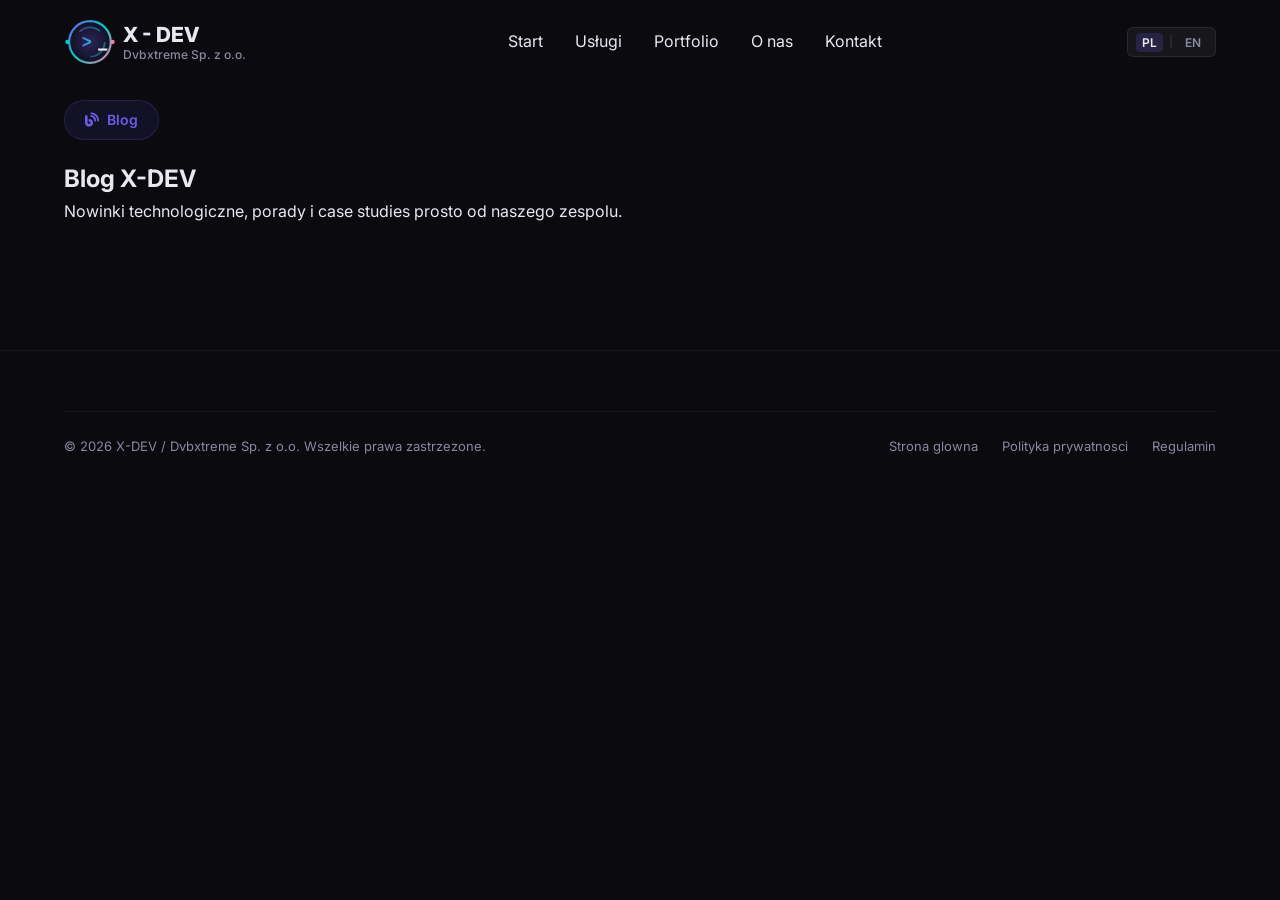
<file: blog.html>
<!DOCTYPE html>
<html lang="pl-PL">
<head>
<meta charset="UTF-8">
<meta name="viewport" content="width=device-width, initial-scale=1.0">
<title>Blog - X-DEV | Nowinki Technologiczne, Porady Programistyczne i Case Studies</title>
<meta name="description" content="Blog X-DEV - nowinki technologiczne, porady programistyczne, case studies i wszystko o tworzeniu stron i aplikacji webowych. React, Vue, SEO, AI i więcej.">
<meta name="keywords" content="blog programistyczny, porady web development, case studies, react, vue, seo, ai, x-dev, programowanie, tworzenie stron">
<meta name="author" content="X-DEV / Dvbxtreme Sp. z o.o.">
<meta name="robots" content="index, follow, max-snippet:-1, max-image-preview:large">
<link rel="canonical" href="https://www.dvbxtreme.com.pl/blog.html">
<meta property="og:type" content="website">
<meta property="og:title" content="Blog X-DEV – Nowinki Technologiczne i Porady Programistyczne">
<meta property="og:description" content="Nowinki technologiczne, porady programistyczne, case studies i wszystko o tworzeniu stron i aplikacji webowych.">
<meta property="og:url" content="https://www.dvbxtreme.com.pl/blog.html">
<meta property="og:site_name" content="X-DEV">
<meta property="og:locale" content="pl_PL">
<meta property="og:image" content="https://www.dvbxtreme.com.pl/og-image.jpg">

<meta name="twitter:card" content="summary_large_image">
<meta name="twitter:title" content="Blog X-DEV – Technologie i Programowanie">
<meta name="twitter:description" content="Nowinki technologiczne, porady i case studies prosto od naszego zespołu.">
<meta name="twitter:image" content="https://www.dvbxtreme.com.pl/og-image.jpg">

<link rel="alternate" href="https://www.dvbxtreme.com.pl/blog.html" hreflang="pl-PL">
<link rel="alternate" href="https://www.dvbxtreme.com.pl/blog.html" hreflang="x-default">

<script type="application/ld+json">
{
  "@context": "https://schema.org",
  "@graph": [
    {
      "@type": "Blog",
      "@id": "https://www.dvbxtreme.com.pl/blog.html#blog",
      "url": "https://www.dvbxtreme.com.pl/blog.html",
      "name": "Blog X-DEV",
      "description": "Nowinki technologiczne, porady programistyczne, case studies i wszystko o tworzeniu stron i aplikacji.",
      "publisher": { "@type": "Organization", "name": "X-DEV", "url": "https://www.dvbxtreme.com.pl/" },
      "inLanguage": "pl-PL"
    },
    {
      "@type": "BreadcrumbList",
      "@id": "https://www.dvbxtreme.com.pl/blog.html#breadcrumb",
      "itemListElement": [
        { "@type": "ListItem", "position": 1, "name": "Strona główna", "item": "https://www.dvbxtreme.com.pl/" },
        { "@type": "ListItem", "position": 2, "name": "Blog", "item": "https://www.dvbxtreme.com.pl/blog.html" }
      ]
    }
  ]
}
</script>

<link rel="preconnect" href="https://fonts.googleapis.com">
<link rel="preconnect" href="https://fonts.gstatic.com" crossorigin>
<link rel="dns-prefetch" href="https://cdnjs.cloudflare.com">
<link href="https://fonts.googleapis.com/css2?family=Inter:wght@300;400;500;600;700;800;900&family=JetBrains+Mono:wght@400;500;700&display=swap" rel="stylesheet">

<script async src="https://www.googletagmanager.com/gtag/js?id=G-2L9BQ28KFJ"></script>
<script>window.dataLayer=window.dataLayer||[];function gtag(){dataLayer.push(arguments);}gtag('js',new Date());gtag('config','G-2L9BQ28KFJ');</script>
<link rel="stylesheet" href="https://cdnjs.cloudflare.com/ajax/libs/font-awesome/6.5.1/css/all.min.css">
<link rel="stylesheet" href="style.css">
<link rel="manifest" href="manifest.json">
<meta name="theme-color" content="#0a0a0f" id="themeColorMeta">
<link rel="icon" type="image/svg+xml" href="icons/icon.svg">
<link rel="icon" type="image/png" sizes="16x16" href="icons/icon-16.png">
<link rel="icon" type="image/png" sizes="32x32" href="icons/icon-32.png">
<link rel="icon" type="image/png" sizes="192x192" href="icons/icon-192.png">
<link rel="icon" type="image/png" sizes="512x512" href="icons/icon-512.png">
<link rel="apple-touch-icon" href="icons/icon-192.png">
<link rel="shortcut icon" href="favicon.ico">
<meta name="msapplication-TileColor" content="#0a0a0f">
<meta name="msapplication-TileImage" content="icons/icon-192.png">
</head>
<body>

<nav class="navbar" id="navbar">
  <div class="container nav-container">
    <a href="index.html" class="nav-logo">
      <svg class="logo-svg" viewBox="0 0 230 60" fill="none" xmlns="http://www.w3.org/2000/svg">
        <defs>
          <linearGradient id="logoGrad" x1="0" y1="0" x2="1" y2="1">
            <stop offset="0%" stop-color="#6c5ce7"/>
            <stop offset="50%" stop-color="#00cec9"/>
            <stop offset="100%" stop-color="#fd79a8"/>
          </linearGradient>
          <linearGradient id="logoGrad2" x1="0" y1="0" x2="1" y2="0">
            <stop offset="0%" stop-color="#6c5ce7"/>
            <stop offset="100%" stop-color="#00cec9"/>
          </linearGradient>
          <radialGradient id="glowGrad" cx="50%" cy="50%" r="50%">
            <stop offset="0%" stop-color="#6c5ce7" stop-opacity="0.3"/>
            <stop offset="100%" stop-color="#6c5ce7" stop-opacity="0"/>
          </radialGradient>
        </defs>
        <circle cx="30" cy="30" r="27" fill="url(#glowGrad)" class="logo-glow"/>
        <circle cx="30" cy="30" r="24" stroke="url(#logoGrad)" stroke-width="2.5" fill="rgba(108,92,231,0.06)" class="logo-ring"/>
        <circle cx="30" cy="30" r="17" stroke="url(#logoGrad2)" stroke-width="2" stroke-dasharray="26 40" fill="none" class="logo-ring-inner" opacity="0.5"/>
        <text x="20" y="37" font-family="'JetBrains Mono',monospace" font-weight="700" font-size="22" fill="url(#logoGrad2)" class="logo-prompt">&gt;</text>
        <text x="38" y="37" font-family="'JetBrains Mono',monospace" font-weight="700" font-size="22" fill="#e8e8f0" class="logo-underscore">_</text>
        <circle cx="4" cy="30" r="2.5" fill="#00cec9" class="logo-dot logo-dot1"/>
        <circle cx="56" cy="30" r="2.5" fill="#fd79a8" class="logo-dot logo-dot2"/>
        <text x="68" y="30" font-family="'Inter',sans-serif" font-weight="800" font-size="24" fill="#e8e8f0" class="logo-text">X - DEV</text>
        <text x="68" y="50" font-family="'Inter',sans-serif" font-weight="500" font-size="14" fill="#8888a0" class="logo-sub">Dvbxtreme Sp. z o.o.</text>
      </svg>
    </a>
    <ul class="nav-links" id="navLinks">
      <li><a href="index.html">Start</a></li>
      <li><a href="index.html#services">Usługi</a></li>
      <li><a href="index.html#portfolio">Portfolio</a></li>
      <li><a href="index.html#about">O nas</a></li>
      <li><a href="index.html#contact">Kontakt</a></li>
    </ul>
    <div class="nav-actions">
      <div class="lang-switcher">
        <button class="lang-btn active" data-lang="pl">PL</button>
        <span class="lang-divider">|</span>
        <button class="lang-btn" data-lang="en">EN</button>
      </div>
      <button class="hamburger" id="hamburger" aria-label="Menu"><span></span><span></span><span></span></button>
    </div>
  </div>
</nav>

<section class="blog-header">
  <div class="container">
    <span class="section-tag"><i class="fas fa-blog"></i> Blog</span>
    <h1 data-i18n="blog.title">Blog X-DEV</h1>
    <p data-i18n="blog.desc">Nowinki technologiczne, porady i case studies prosto od naszego zespolu.</p>
  </div>
</section>

<div class="container">
  <div class="blog-controls reveal">
    <input type="text" id="blogSearch" placeholder="Szukaj w blogu...">
    <select id="blogCategory">
      <option value="all" data-i18n="blog.all">Wszystkie kategorie</option>
      <option value="tech" data-i18n="blog.cat_tech">Technologie</option>
      <option value="webdev" data-i18n="blog.cat_webdev">Web Development</option>
      <option value="ai" data-i18n="blog.cat_ai">AI</option>
      <option value="business" data-i18n="blog.cat_business">Biznes</option>
    </select>
  </div>
  <div class="blog-grid" id="blogGrid"></div>
  <div class="pagination" id="pagination"></div>
</div>

<div class="modal-overlay" id="postModal">
  <div class="modal-content">
    <button class="modal-close" id="modalClose"><i class="fas fa-times"></i></button>
    <div class="modal-body blog-modal-body" id="postModalBody"></div>
  </div>
</div>

<footer class="footer">
  <div class="container">
    <div class="footer-bottom">
      <p>&copy; <span id="footerYear"></span> <span data-i18n="footer.copy">X-DEV / Dvbxtreme Sp. z o.o. Wszelkie prawa zastrzezone.</span></p>
      <div class="footer-links">
        <a href="index.html" data-i18n="footer.home">Strona glowna</a>
        <a href="polityka-prywatnosci.html" data-i18n="footer.pp">Polityka prywatnosci</a>
        <a href="regulamin.html" data-i18n="footer.tos">Regulamin</a>
      </div>
    </div>
  </div>
</footer>

<script>
const posts = [
  {
    title: 'Jak zacząć z Rust? Poradnik dla web developerów',
    date: '2026-05-21',
    category: 'tech',
    excerpt: 'Rust zdobywa popularność w web. Sprawdź dlaczego warto nauczyć się tego języka w 2026.',
    content: 'Rust daje wydajność C++ z bezpieczeństwem pamięciowym. W web: WASM (kompilacja do WebAssembly), Tauri (desktop apps), Axum (backend), Turbopack (bundler). Krzywa uczenia stroma, ale warto. W X-DEV używamy Rusta do WASM modułów i narzędzi CLI.',
    color: '#000000,#333333',
    icon: 'fas fa-cog'
  },
  {
    title: 'ESLint 10 – nowa konfiguracja i flat config',
    date: '2026-05-21',
    category: 'tech',
    excerpt: 'ESLint 10 z flat config jako domyślnym. Jak migrować i korzystać z nowych funkcji?',
    content: 'ESLint 10 kończy erę .eslintrc.* – flat config (eslint.config.js) jest teraz domyślny. Szybsze lintowanie dzięki cache\'owaniu. Nowe rules: @stylistic (formatowanie), security (bezpieczeństwo). Lepsza integracja z TypeScript. W X-DEV ESLint to standard quality gate w każdym projekcie.',
    color: '#4b32c3,#7c6ad9',
    icon: 'fas fa-lint'
  },
  {
    title: 'Cyberbezpieczeństwo dla małych firm – praktyczny poradnik',
    date: '2026-05-20',
    category: 'business',
    excerpt: 'Małe firmy są najczęstszym celem ataków. Podstawowe zabezpieczenia które musisz wdrożyć.',
    content: 'Podstawy cyberbezpieczeństwa dla małych firm: 1. Silne hasła + 2FA/MFA, 2. Regularne backup (3-2-1), 3. Aktualizacje oprogramowania, 4. Szyfrowanie danych, 5. VPN dla zdalnego dostępu. Koszt: od 0 (dobre praktyki) do 500 zł/mc (profesjonalne narzędzia). W X-DEV audyt bezpieczeństwa to pierwszy krok dla każdego klienta.',
    color: '#d63031,#e17055',
    icon: 'fas fa-shield-alt'
  },
  {
    title: 'Astro – framework do contentowych stron',
    date: '2026-05-20',
    category: 'webdev',
    excerpt: 'Astro łączy najlepsze z React, Vue, Svelte w jednym frameworku. Idealny dla blogów i stron firmowych.',
    content: 'Astro to framework do budowy szybkich stron contentowych. Island architecture – wyspy interaktywności w morzu statycznego HTML. Zero JS domyślnie, tylko to co potrzebne. Obsługa wielu frameworków (React, Vue, Svelte, Lit). Content Collections dla blogów. W X-DEV rozważamy Astro dla klientów którzy potrzebują głównie treści.',
    color: '#ff5a1f,#bc3a00',
    icon: 'fas fa-star'
  },
  {
    title: 'TypeScript 5.8 – co nowego w najnowszej wersji?',
    date: '2026-05-25',
    category: 'tech',
    excerpt: 'Nowości w TypeScript 5.8: lepsza inferencja, szybsza kompilacja i nowe funkcje typów. Co musisz wiedzieć jako developer.',
    content: 'TypeScript 5.8 przynosi wiele usprawnień. Kluczowe zmiany to ulepszona inferencja typów w złożonych generykach, szybsza kompilacja dzięki optymalizacjom pamięci oraz nowe modyfikatory dostępu. Deweloperzy korzystający z React docenią lepsze wsparcie dla Server Components. Aktualizacja jest w pełni kompatybilna wstecz. W X-DEV używamy TypeScripta we wszystkich projektach frontendowych – od małych landing page po zaawansowane dashboardy.',
    color: 'linear-gradient(135deg,#3178c6,#235a97)',
    icon: 'fab fa-js'
  },
  {
    title: 'Jak zwiększyć konwersję w sklepie internetowym? 7 sprawdzonych trików',
    date: '2026-05-25',
    category: 'business',
    excerpt: '7 sprawdzonych metod na zwiększenie konwersji w e-commerce. Od optymalizacji koszyka po social proof.',
    content: 'Zwiększenie konwersji w e-commerce to proces ciągły. Oto 7 sprawdzonych trików:\n\n1. Uprość proces zakupu – im mniej kliknięć, tym lepiej\n2. Dodaj social proof – opinie, oceny, liczba sprzedanych sztuk\n3. Optymalizuj strony produktów – dobre zdjęcia, opisy, CTA\n4. Darmowa dostawa – to najskuteczniejszy trik\n5. Retargeting – przypomnij o porzuconym koszyku\n6. A/B testuj wszystko – od koloru buttona po cenę\n7. Mobile first – 70% zakupów odbywa się na telefonie\n\nW X-DEV projektujemy sklepy z myślą o konwersji od pierwszego pixela.',
    color: 'linear-gradient(135deg,#e17055,#d63031)',
    icon: 'fas fa-chart-line'
  },
  {
    title: 'Next.js 16 – przewodnik po nowych funkcjach',
    date: '2026-05-24',
    category: 'webdev',
    excerpt: 'Next.js 16 już dostępny! Sprawdź nowości: Partial Prerendering, lepsze caching i nowy kompilator.',
    content: 'Next.js 16 to przełomowa wersja. Najważniejsze nowości:\n\nPartial Prerendering (PPR) – łączy SSR i SSG w jednym komponencie. Lepszy cache – automatyczne cache\'owanie fetch z optymalistyczną rewalidacją. Nowy kompilator oparty na Rust – nawet 5x szybszy niż poprzednik. Lepsze metadata API i ulepszony App Router.\n\nW X-DEV Next.js to nasz główny framework do budowy stron i aplikacji – stawiamy na to, co sprawdzone i wydajne.',
    color: 'linear-gradient(135deg,#000000,#333333)',
    icon: 'fas fa-cubes'
  },
  {
    title: 'Docker Compose w praktyce – poradnik dla początkujących',
    date: '2026-05-24',
    category: 'tech',
    excerpt: 'Jak skonfigurować środowisko deweloperskie z Docker Compose. Krok po kroku od zera do działającego stacka.',
    content: 'Docker Compose to narzędzie do definiowania i uruchamiania wielokontenerowych aplikacji Docker. Z jednym plikiem YAML możesz uruchomić frontend, backend, bazę danych i redis jednym poleceniem.\n\nPrzykładowy stack: React (frontend) + Node.js (backend) + PostgreSQL (baza) + Redis (cache) + Nginx (reverse proxy). Każda usługa w osobnym kontenerze, ale wszystkie w jednej sieci.\n\nW X-DEV używamy Docker Compose codziennie – to standard w każdym projekcie.',
    color: 'linear-gradient(135deg,#2496ed,#1d7fc1)',
    icon: 'fab fa-docker'
  },
  {
    title: 'Jak pisać czysty kod? Zasady SOLID w praktyce',
    date: '2026-05-23',
    category: 'tech',
    excerpt: 'Zasady SOLID to fundament dobrego kodu. Zobacz jak stosować je w praktyce na przykładach z React i Node.js.',
    content: 'SOLID to pięć zasad programowania obiektowego: Single Responsibility, Open-Closed, Liskov Substitution, Interface Segregation, Dependency Inversion.\n\nW praktyce: jedna funkcja = jedna odpowiedzialność. Komponenty React powinny być małe i robić jedną rzecz. Serwisy w backendzie – wydzielone interfejsy. Testowanie staje się prostsze, kod łatwiejszy w utrzymaniu.\n\nW X-DEV code review sprawdza zgodność z SOLID w każdym pull requeście.',
    color: 'linear-gradient(135deg,#6c5ce7,#a29bfe)',
    icon: 'fas fa-code'
  },
  {
    title: 'Performance budget – jak kontrolować wydajność strony?',
    date: '2026-05-23',
    category: 'webdev',
    excerpt: 'Ustal budżet wydajnościowy dla swojej strony i kontroluj go automatycznie. Narzędzia, metryki i praktyki.',
    content: 'Performance budget to limit, którego nie może przekroczyć twoja strona. Przykład: max 2s czasu ładowania, max 500kB JS, max 1MB obrazów. Przekroczenie = blokada deployu.\n\nNarzędzia: Lighthouse CI, WebPageTest, BundlePhobia. Metryki: LCP (2.5s), INP (200ms), CLS (0.1), TBT (300ms). Do tego wielkość bundle\'u JS i CSS.\n\nW X-DEV każdy projekt ma performance budget od pierwszego commitu.',
    color: 'linear-gradient(135deg,#00b894,#55efc4)',
    icon: 'fas fa-tachometer-alt'
  },
  {
    title: 'GraphQL vs REST – który wybrać do swojego projektu?',
    date: '2026-05-22',
    category: 'tech',
    excerpt: 'Porównanie GraphQL i REST. Zalety, wady i typowe przypadki użycia każdego z podejść.',
    content: 'REST to standard od lat – prosty, cache\'owalny, dobrze znany. GraphQL daje elastyczność – klient decyduje jakie dane pobierać.\n\nGraphQL sprawdza się przy złożonych, powiązanych danych – dashboardy, aplikacje z wieloma widokami. REST jest lepszy dla prostych CRUD, publicznych API i gdy cache ma kluczowe znaczenie.\n\nW X-DEV używamy obu – REST dla prostych API, GraphQL dla złożonych modułów.',
    color: 'linear-gradient(135deg,#e535ab,#b12d8a)',
    icon: 'fas fa-project-diagram'
  },
  {
    title: 'Jak zabezpieczyć API przed atakami?',
    date: '2026-05-22',
    category: 'tech',
    excerpt: 'Najlepsze praktyki bezpieczeństwa API: autoryzacja, rate limiting, walidacja, szyfrowanie i monitoring.',
    content: 'Bezpieczne API to podstawa każdej aplikacji webowej. Kluczowe zabezpieczenia:\n\n1. Autoryzacja – JWT z krótkim TTL, refresh tokeny\n2. Rate limiting – ogranicz liczbę requestów na użytkownika\n3. Input validation – zawsze po stronie serwera\n4. HTTPS – TLS 1.3, HSTS\n5. CORS – whitelista dozwolonych domen\n6. Monitoring – logowanie, alerty, audit trail\n\nW X-DEV bezpieczeństwo API to standard, nie opcja.',
    color: 'linear-gradient(135deg,#d63031,#e17055)',
    icon: 'fas fa-shield-alt'
  },
  {
    title: 'Tailwind CSS vs styled-components – co wybrać?',
    date: '2026-05-21',
    category: 'webdev',
    excerpt: 'Porównanie dwóch podejść do stylowania w React. Utility-first vs CSS-in-JS. Które lepsze dla Twojego projektu?',
    content: 'Tailwind CSS to utility-first framework – piszesz klasy w HTML, nie musisz tworzyć osobnych plików CSS. Szybki prototyp, mały bundle po purgu, świetna dokumentacja.\n\nstyled-components to CSS-in-JS – dynamiczne style, łatwe theme\'owanie, brak konfliktów nazw. Idealne dla złożonych komponentów z dynamicznymi stylami.\n\nW X-DEV używamy Tailwinda w projektach marketingowych i landing page\'ach, styled-components w dashboardach i aplikacjach.',
    color: 'linear-gradient(135deg,#06b6d4,#0891b2)',
    icon: 'fab fa-css3-alt'
  },
  {
    title: 'Systemy kolejkowe w architekturze mikroserwisów',
    date: '2026-05-21',
    category: 'tech',
    excerpt: 'RabbitMQ, Kafka, Redis Queue – jak wybrać odpowiedni system kolejek do komunikacji między serwisami?',
    content: 'Systemy kolejkowe (message brokers) pozwalają na asynchroniczną komunikację między mikroserwisami. To kluczowy element skalowalnej architektury.\n\nRabbitMQ – dobry wybór dla standardowych zadań, wspiera wiele protokołów. Kafka – event stream, idealny do logów, analityki, big data. Redis Queue – prosty, lekki, dla małych projektów.\n\nW X-DEV projektujemy architektury z kolejkami tam, gdzie jest to potrzebne – decoupling serwisów, async processing, retry.',
    color: 'linear-gradient(135deg,#e34f26,#c43a1e)',
    icon: 'fas fa-server'
  },
  {
    title: 'WebAssembly – przyszłość web developmentu?',
    date: '2026-05-20',
    category: 'tech',
    excerpt: 'WebAssembly (Wasm) zmienia web development. Sprawdź, jakie możliwości daje i kiedy warto go użyć.',
    content: 'WebAssembly pozwala uruchamiać kod napisany w C, C++, Rust czy Go w przeglądarce z wydajnością zbliżoną do natywnej. Wykorzystanie: gry, edytory wideo, przetwarzanie danych, kompresja.\n\nWasm jest już wspierany we wszystkich głównych przeglądarkach. W połączeniu z JavaScript tworzy nową jakość – JS do interakcji, Wasm do ciężkich obliczeń.\n\nW X-DEV śledzimy rozwój Wasma i implementujemy go tam, gdzie daje realną przewagę wydajnościową.',
    color: 'linear-gradient(135deg,#654ff0,#5438dc)',
    icon: 'fas fa-microchip'
  },
  {
    title: 'Jak optymalizować zapytania SQL? Poradnik dla developerów',
    date: '2026-05-20',
    category: 'tech',
    excerpt: 'Wolne zapytania SQL to najczęstsza przyczyna problemów z wydajnością. Poznaj techniki optymalizacji.',
    content: 'Najskuteczniejsze techniki optymalizacji SQL:\n\n1. Indeksy – kluczowe dla szybkiego wyszukiwania\n2. EXPLAIN ANALYZE – zrozum jak działa zapytanie\n3. Unikaj SELECT * – pobieraj tylko potrzebne kolumny\n4. JOIN zamiast podzapytań – często szybsze\n5. Paginacja z cursor zamiast OFFSET\n6. Partycjonowanie tabel dla dużych zbiorów\n\nW X-DEV optymalizacja baz danych to standardowy krok przed deployem produkcyjnym.',
    color: 'linear-gradient(135deg,#336791,#2b5d84)',
    icon: 'fas fa-database'
  },
  {
    title: 'AI w web developmentzie – narzędzia, które warto znać',
    date: '2026-05-19',
    category: 'ai',
    excerpt: 'Jak AI zmienia pracę programisty? Przegląd narzędzi: GitHub Copilot, Cursor, Claude, ChatGPT i inne.',
    content: 'Sztuczna inteligencja rewolucjonizuje web development. GitHub Copilot pisze kod za Ciebie, Cursor to IDE z AI, Claude i ChatGPT pomagają w debugowaniu i refactoringu.\n\nStatystyki: programiści używający AI są o 55% bardziej produktywni. Ale AI nie zastąpi developera – wymaga review i zrozumienia kontekstu.\n\nW X-DEV używamy AI jako asystenta – przyspiesza pisanie kodu, testów i dokumentacji, ale każda linia jest sprawdzana przez człowieka.',
    color: 'linear-gradient(135deg,#00cec9,#00b894)',
    icon: 'fas fa-brain'
  },
  {
    title: 'Monitoring produkcji – jak nie dać się zaskoczyć?',
    date: '2026-05-19',
    category: 'tech',
    excerpt: 'Sentry, Datadog, New Relic – jak skonfigurować monitoring aplikacji webowej, aby łapać błędy zanim zobaczą je klienci.',
    content: 'Monitoring produkcji to must-have dla każdej aplikacji. Kluczowe obszary:\n\n1. Error tracking – Sentry, Bugsnag: łap wyjątki w czasie rzeczywistym\n2. APM – Datadog, New Relic: śledź wydajność API i bazy danych\n3. Uptime monitoring – Better Uptime, Pingdom: alerty gdy strona pada\n4. Logs – Grafana Loki, ELK: centralne logowanie\n5. Alerts – PagerDuty, Slack: powiadomienia o krytycznych błędach\n\nW X-DEV każdy projekt ma monitoring od dnia 1 produkcji.',
    color: 'linear-gradient(135deg,#6c5ce7,#4834d4)',
    icon: 'fas fa-bell'
  },
  {
    title: 'Micro Frontends – architektura dla dużych zespołów',
    date: '2026-05-18',
    category: 'webdev',
    excerpt: 'Micro Frontends dzielą frontend na niezależne moduły. Sprawdź, jak wdrożyć tę architekturę w praktyce.',
    content: 'Micro Frontends to odpowiedź na problemy związane z dużymi, monolitycznymi aplikacjami frontendowymi. Każdy zespół ma swoją domenę, swój stack i swoją ścieżkę deployu.\n\nKorzyści: niezależne deploye, skalowanie zespołów, różne technologie w różnych modułach. Wyzwania: integracja, performance, spójność UX.\n\nNarzędzia: Module Federation (Webpack 5), Single SPA, qiankun. W X-DEV stosujemy Micro Frontends w projektach z 5+ zespołami.',
    color: 'linear-gradient(135deg,#fdcb6e,#f39c12)',
    icon: 'fas fa-puzzle-piece'
  },
  {
    title: 'Shadcn/ui – nowy standard komponentów w React?',
    date: '2026-05-18',
    category: 'webdev',
    excerpt: 'Shadcn/ui podbija świat Reacta. Zobacz dlaczego wszyscy o nim mówią i jak zacząć go używać.',
    content: 'Shadcn/ui to nie biblioteka – to kolekcja komponentów które dodajesz bezpośrednio do swojego kodu. Kopiujesz, modyfikujesz, masz pełną kontrolę. Zero zależności, zero narzutu, pełna customizacja.\n\nOpiera się na Tailwind CSS i Radix UI (dostępność). Komponenty: button, card, dialog, dropdown, form, table, toast i wiele więcej.\n\nW X-DEV shadcn/ui to nasz domyślny wybór dla nowych projektów React – szybki development, piękny design i dostępność.',
    color: 'linear-gradient(135deg,#000000,#2d2d2d)',
    icon: 'fas fa-palette'
  },
  {
    title: 'T3 Stack – nowoczesny fullstack dla odważnych',
    date: '2026-05-17',
    category: 'webdev',
    excerpt: 'Next.js, tRPC, Prisma, Tailwind, TypeScript – poznaj T3 Stack, który łączy najlepsze narzędzia w jeden framework.',
    content: 'T3 Stack to zestaw narzędzi stworzony przez Theo z t3.gg: Next.js (framework), tRPC (API bez RESTa), Prisma (ORM), Tailwind (CSS), TypeScript (typowanie).\n\nZalety: pełne typowanie od bazy danych po UI, brak boilerplate API, szybki development. Idealny dla fullstackowych aplikacji.\n\nW X-DEV T3 Stack używamy w projektach gdzie liczy się szybkość i full type safety.',
    color: 'linear-gradient(135deg,#a29bfe,#6c5ce7)',
    icon: 'fas fa-layer-group'
  },
  {
    title: 'Playwright vs Cypress – testy E2E w 2026',
    date: '2026-05-17',
    category: 'tech',
    excerpt: 'Porównanie dwóch najlepszych narzędzi do testów end-to-end. Playwright czy Cypress – co wybrać?',
    content: 'Playwright od Microsoft i Cypress to dwa najpopularniejsze narzędzia do testów E2E.\n\nPlaywright: wsparcie dla Chromium, Firefox, WebKit. API w JS/TS/Python/C#. Network interception, mobile emulation, automatyczne oczekiwania. Szybki, stabilny.\n\nCypress: świetny DX, time travel debugging, interaktywne testy. Ograniczony do Chromium, ale z lepszym doświadczeniem dla początkujących.\n\nW X-DEV standardem są testy E2E z Playwright – szersze wsparcie przeglądarek i lepsza wydajność w CI.',
    color: 'linear-gradient(135deg,#45ba4b,#3da242)',
    icon: 'fas fa-vial'
  },
  {
    title: 'State management w 2026 – czy nadal potrzebujemy Reduxa?',
    date: '2026-05-16',
    category: 'webdev',
    excerpt: 'Redux, Zustand, Jotai, Context API – który state manager wybrać do swojego projektu w 2026 roku?',
    content: 'Świat state managementu zmienia się szybko. Redux wciąż ma największy ekosystem, ale jest ciężki. Zustand wygryza go w mniejszych projektach – prosty, lekki, TypeScript-friendly. Jotai i Recoil to atomic state – idealne dla złożonych zależności. Context API wystarcza dla prostych przypadków.\n\nOgólna zasada: im prostszy projekt, tym lżejszy state manager. W X-DEV używamy Zustanda w nowych projektach i Redux Toolkit w starszych gdzie jest już rozbudowany store.',
    color: 'linear-gradient(135deg,#764abc,#5a3895)',
    icon: 'fas fa-cubes'
  },
  {
    title: 'Progressive Enhancement – stara zasada w nowej odsłonie',
    date: '2026-05-16',
    category: 'webdev',
    excerpt: 'Progressive Enhancement wraca do łask w dobie JavaScript frameworks. Zobacz jak robić to dobrze.',
    content: 'Progressive Enhancement oznacza, że strona działa bez JavaScript, ale korzysta z niego gdy jest dostępny. To kluczowe dla dostępności, SEO i wydajności.\n\nW praktyce: HTML z treścią → CSS z layoutem → JS z interakcjami. Formularze działają bez JS, linki prowadzą do URLi, obrazki mają alt.\n\nW X-DEV każdą stronę testujemy bez JS – jeśli działa, dopiero wtedy dodajemy framework. To daje solidny fundament.',
    color: 'linear-gradient(135deg,#00cec9,#55efc4)',
    icon: 'fas fa-layer-group'
  },
  {
    title: 'Bun vs Node.js – szybszy runtime dla Twojego projektu',
    date: '2026-05-14',
    category: 'tech',
    excerpt: 'Bun to nowy runtime JS, który obiecuje 3x szybsze działanie niż Node.js. Sprawdź, czy warto migrować.',
    content: 'Bun to runtime napisany w Zig, który jest w pełni kompatybilny z Node.js API. Oferuje wbudowany bundler, transpilator TypeScript, menedżer pakietów (10x szybszy niż npm).\n\nBenchmark: React SSR z Bun jest 3.5x szybszy niż z Node.js. Instalacja zależności – 15x szybsza niż npm. Testy – 2x szybsze.\n\nWady: młodszy ekosystem, mniej bibliotek natywnych. W X-DEV testujemy Bun w nowych projektach, ale Node.js wciąż jest naszym głównym runtime dla stabilnych systemów.',
    color: 'linear-gradient(135deg,#fbf0df,#d4a373)',
    icon: 'fas fa-bolt'
  },
  {
    title: 'REST API best practices – jak zaprojektować dobre API?',
    date: '2026-05-14',
    category: 'tech',
    excerpt: 'Zasady projektowania REST API: nazewnictwo, paginacja, wersjonowanie, błędy i dokumentacja.',
    content: 'Rest API to wciąż najpopularniejszy sposób komunikacji między frontendem a backendem. Kluczowe zasady:\n\n1. Używaj rzeczowników w URLach (/users, /orders) nie czasowników\n2. HTTP metody: GET, POST, PUT, PATCH, DELETE\n3. Paginacja: cursor-based z limitem\n4. Wersjonowanie: /v1/users przez cały czas\n5. Konsystentne błędy – zawsze ten sam format { error, message, code }\n6. Dokumentacja – OpenAPI/Swagger to must-have\n\nW X-DEV każde API projektujemy zgodnie z tymi zasadami dla spójności i łatwości utrzymania.',
    color: 'linear-gradient(135deg,#336791,#2b5d84)',
    icon: 'fas fa-plug'
  },
  {
    title: 'WebSockets – real-time w aplikacjach webowych',
    date: '2026-05-12',
    category: 'tech',
    excerpt: 'Jak zaimplementować komunikację w czasie rzeczywistym? WebSocket, Server-Sent Events i WebRTC.',
    content: 'Real-time communication w web to już standard. WebSocket – dwukierunkowa komunikacja, idealna dla czatów i notyfikacji. Server-Sent Events – prostsze, jednokierunkowe (serwer → klient), dobre dla feedów i aktualizacji. WebRTC – peer-to-peer audio/wideo, dla rozmów i konferencji.\n\nWybór zależy od przypadku: czat → WebSocket, notyfikacje → SSE, wideorozmowa → WebRTC.\n\nXbot AI naszej agencji używa WebSocketów do komunikacji w czasie rzeczywistym.',
    color: 'linear-gradient(135deg,#0984e3,#74b9ff)',
    icon: 'fas fa-wifi'
  },
  {
    title: 'Kompresja obrazów w web – przewodnik po formatach',
    date: '2026-05-12',
    category: 'webdev',
    excerpt: 'WebP, AVIF, JPEG XL – który format wybrać do swojej strony? Porównanie kompresji, jakości i wsparcia.',
    content: 'Obrazy stanowią średnio 50% wagi strony. Wybór odpowiedniego formatu ma ogromny wpływ na wydajność.\n\nWebP – małe rozmiary, pełne wsparcie przeglądarek, strata/bezstratna. AVIF – lepsza kompresja niż WebP, ale słabsze wsparcie starszych przeglądarek. JPEG XL – przyszłość, ale jeszcze nie wszędzie dostępny. SVG – dla ikon i grafik wektorowych.\n\nW X-DEV standardem jest WebP z fallbackiem na PNG/JPEG dzięki tagowi <picture>.',
    color: 'linear-gradient(135deg,#e17055,#d35400)',
    icon: 'fas fa-image'
  },
  {
    title: 'Edge Computing – aplikacje bliżej użytkownika',
    date: '2026-05-10',
    category: 'tech',
    excerpt: 'Cloudflare Workers, Vercel Edge, AWS Lambda@Edge – jak edge computing zmienia architekturę webowych aplikacji.',
    content: 'Edge computing przenosi logikę aplikacji na brzeg sieci – bliżej użytkownika. Czas odpowiedzi spada z 200ms do 20ms.\n\nCloudflare Workers – JS na edge\'u, niesamowita szybkość, miliony requestów na sekundę. Vercel Edge – idealne dla Next.js Edge Functions. AWS Lambda@Edge – integracja z CloudFront.\n\nZastosowania: personalizacja treści, A/B testy, autoryzacja, redirecty, geolokalizacja. W X-DEV używamy edge computing dla klientów globalnych.',
    color: 'linear-gradient(135deg,#00b894,#00cec9)',
    icon: 'fas fa-cloud'
  },
  {
    title: 'Design Tokens – jak utrzymać spójność UI w skalowanym projekcie?',
    date: '2026-05-10',
    category: 'webdev',
    excerpt: 'Design Tokens to fundament Design Systemu. Dowiedz się jak zarządzać kolorami, typografią i spacingiem w skali.',
    content: 'Design Tokens to pojedyńcze wartości wizualne (kolor, font-size, spacing, shadow) zapisane jako zmienne. Używane wszędzie – od Figmy po kod.\n\nPrzykład: --color-primary: #6c5ce7; --spacing-md: 16px. W Figmie i Tailwindzie/CSSie te same wartości.\n\nKorzyści: spójność UI, szybkie zmiany globalne, łatwe theme\'owanie (dark mode). W X-DEV każdy projekt z Design Systemem opiera się na tokenach.',
    color: 'linear-gradient(135deg,#fd79a8,#e84393)',
    icon: 'fas fa-swatchbook'
  },
  {
    title: 'Content Security Policy – ochrona przed XSS',
    date: '2026-05-08',
    category: 'tech',
    excerpt: 'CSP to potężne narzędzie przeciw atakom XSS. Jak skonfigurować Content Security Policy bez łamania strony.',
    content: 'Content Security Policy (CSP) to nagłówek HTTP który mówi przeglądarce jakie źródła są dozwolone – skrypty, style, obrazy, fonty.\n\nPrzykład: Content-Security-Policy: default-src \'self\'; script-src \'self\' https://cdn.example.com; img-src *;\n\nWdrożenie: zacznij od report-only (Content-Security-Policy-Report-Only), zbieraj raporty, poprawiaj błędy, dopiero potem włącz egzekucję.\n\nW X-DEV CSP jest standardem bezpieczeństwa dla każdej strony i aplikacji.',
    color: 'linear-gradient(135deg,#d63031,#b71c1c)',
    icon: 'fas fa-shield-virus'
  },
  {
    title: 'Figma dla developerów – jak czytać projekty UI',
    date: '2026-05-08',
    category: 'webdev',
    excerpt: 'Poradnik dla programistów: jak nawigować w Figmie, czytać specyfikacje, extractować style i przekładać design na kod.',
    content: 'Figma to nie tylko narzędzie dla designerów – developer też musi umieć z niej korzystać. Kluczowe umiejętności:\n\n1. Inspect mode – sprawdzaj rozmiary, kolory, fonty\n2. Auto layout – zrozum jak projekt reaguje na różne ekrany\n3. Warianty komponentów – jeden komponent, wiele stanów\n4. Export assetów – SVG, PNG, WebP z odpowiednimi ustawieniami\n5. Prototyp – zrozum flow użytkownika\n\nW X-DEV developerzy i designerzy pracują w jednej Figmie – bez przepisówania wymagań.',
    color: 'linear-gradient(135deg,#f24e1e,#a259ff)',
    icon: 'fab fa-figma'
  },
  {
    title: 'Redis – nie tylko cache. 5 praktycznych zastosowań',
    date: '2026-05-06',
    category: 'tech',
    excerpt: 'Redis to więcej niż szybki cache. Queue, session store, rate limiter, pub/sub i real-time leaderboard.',
    content: 'Redis to in-memory data store, który większość zna tylko jako cache. Ale Redis potrafi więcej:\n\n1. Session store – szybki dostęp do sesji użytkownika\n2. Message queue – BullMQ, Celery na Redisie\n3. Rate limiter – zliczaj requesty na sekundę\n4. Pub/Sub – komunikacja między serwisami\n5. Leaderboard – sorted sets dla rankingów\n\nW X-DEV Redis jest standardem w projektach wymagających szybkości i skalowalności.',
    color: 'linear-gradient(135deg,#dc382d,#a82c20)',
    icon: 'fas fa-bolt'
  },
  {
    title: 'Jak pisać dobre commit message? Conventional Commits',
    date: '2026-05-06',
    category: 'tech',
    excerpt: 'Conventional Commits to standard pisania commit message. Dowiedz się jak ułatwić code review i generowanie changeloga.',
    content: 'Conventional Commits to prosty standard: feat:, fix:, chore:, docs:, refactor:, test:. Przykład: feat(auth): add login with Google.\n\nKorzyści: automatyczne generowanie changeloga, semver (major/minor/patch), łatwiejsze code review.\n\nW X-DEV każdy commit musi spełniać Conventional Commits – to nasze standard quality gate.',
    color: 'linear-gradient(135deg,#2d3436,#636e72)',
    icon: 'fab fa-git-alt'
  },
  {
    title: 'Narzędzia AI dla web developerów – przegląd 2026',
    date: '2026-05-04',
    category: 'ai',
    excerpt: 'Najlepsze narzędzia AI które zwiększają produktywność programisty: Copilot, Cursor, Claude, ChatGPT, V0, Bolt',
    content: 'Rok 2026 to eksplozja narzędzi AI dla developerów. GitHub Copilot X – cały twój workflow w edytorze. Cursor – IDE z AI-first designem. Claude 4 – najlepszy do refactoringu. V0 od Vercela – generuje UI z promptu. Bolt – fullstack AI.\n\nStatystyki: programiści z AI są 2x szybsi w prostych zadaniach. Ale w złożonych problemach AI wciąż wymaga człowieka w pętli.\n\nW X-DEV używamy AI do automatyzacji powtarzalnych zadań – testy, dokumentacja, proste komponenty.',
    color: 'linear-gradient(135deg,#6c5ce7,#00cec9)',
    icon: 'fas fa-robot'
  },
  {
    title: 'Testy jednostkowe w React – praktyczny przewodnik',
    date: '2026-05-04',
    category: 'webdev',
    excerpt: 'Jak testować komponenty React? Vitest, React Testing Library, mockowanie API i coverage na poziomie 80%.',
    content: 'Testy jednostkowe to podstawa jakości kodu. W React: Vitest (szybki, compatible z Vite), React Testing Library (testuj jak user, nie implementację), MSW (mockuj API bez serwera).\n\nCo testować: logika komponentów, stany (loading, error, empty), interakcje użytkownika. Co omijać: style, detaily implementacji.\n\nCel: 80% coverage. W X-DEV każde PR musi przechodzić testy – CI to weryfikuje.',
    color: 'linear-gradient(135deg,#45ba4b,#2d7d30)',
    icon: 'fas fa-check-circle'
  },
  {
    title: 'Cloudflare – kompletny stack dla Twojej strony',
    date: '2026-05-02',
    category: 'tech',
    excerpt: 'Cloudflare to nie tylko CDN. Domena, DNS, DDoS, Workers, R2, Pages – wszystko w jednym ekosystemie.',
    content: 'Cloudflare oferuje pełen stack: domena (registrar bez marży), DNS (najszybszy na świecie), CDN (330 miast), DDoS protection (absorpcyjne 200Tbps), Workers (edge computing), R2 (storage bez opłat za egress), Pages (hosting stron statycznych).\n\nKorzyści: jedna platforma, niższe koszty, lepsza wydajność, większe bezpieczeństwo.\n\nW X-DEV Cloudflare to domyślny wybór dla hostingu i bezpieczeństwa stron naszych klientów.',
    color: 'linear-gradient(135deg,#f38020,#e06b10)',
    icon: 'fas fa-cloud'
  },
  {
    title: 'Szybki start z Three.js – grafika 3D w przeglądarce',
    date: '2026-05-02',
    category: 'webdev',
    excerpt: 'Three.js pozwala tworzyć 3D w przeglądarce bez pluginów. Od prostych obiektów po zaawansowane sceny.',
    content: 'Three.js to biblioteka WebGL która upraszcza tworzenie grafiki 3D. Zaczynasz od sceny, kamery i renderera. Potem dodajesz obiekty (BoxGeometry, SphereGeometry), światło (ambient, directional), tekstury i animacje.\n\nZastosowania: landing page z 3D, wizualizacje produktów, gry przeglądarkowe, dashboardy 3D.\n\nW X-DEV używamy Three.js do tworzenia interaktywnych sekcji na stronach klientów – efekt WOW bez ciężkich bibliotek.',
    color: 'linear-gradient(135deg,#0494ec,#036bb0)',
    icon: 'fas fa-cube'
  },
  {
    title: 'Jak wybrać technologię do swojego projektu webowego?',
    date: '2026-04-30',
    category: 'webdev',
    excerpt: 'Wybór stacku technologicznego to jedna z najważniejszych decyzji. Sprawdź, na co zwrócić uwagę przy wyborze frameworka i języka programowania.',
    content: 'Wybór odpowiedniej technologii to fundament każdego projektu. Nie ma jednej uniwersalnej odpowiedzi – wszystko zależy od konkretnych wymagań, budżetu i celu biznesowego.\n\nPrzed podjęciem decyzji warto odpowiedzieć sobie na kilka pytań: Czy priorytetem jest szybkość działania? Łatwość utrzymania? Skalowalność? Dostępność programistów na rynku?\n\nReact sprawdzi się w rozbudowanych aplikacjach SPA, Vue.js w mniejszych projektach gdzie liczy się prostota, a Next.js tam, gdzie potrzebne jest SSR i dobre SEO. Po stronie backendu Node.js gwarantuje szybkość, Python dobre biblioteki do AI/ML, a Go wydajność.\n\nW X-DEV zawsze dobieramy technologie pod projekt, nigdy odwrotnie. Zapraszamy do kontaktu – pomożemy Ci wybrać optymalny stack!',
    color: 'linear-gradient(135deg,#6c5ce7,#a29bfe)',
    icon: 'fas fa-code'
  },
  {
    title: 'Xbot AI – jak asystent może zwiększyć sprzedaż o 300%',
    date: '2026-04-28',
    category: 'ai',
    excerpt: 'Case study wdrożenia Xbota w firmie e-commerce. Jak inteligentny czat AI obniżył koszty obsługi klienta i zwiększył konwersję.',
    content: 'Firma z branży e-commerce borykała się z dużą liczbą zapytań od klientów. Dwóch konsultantów nie dawało rady obsłużyć wszystkich, a czas oczekiwania na odpowiedź sięgał nawet 24h.\n\nPo wdrożeniu Xbota sytuacja zmieniła się diametralnie. Asystent AI przeszkolony na bazie produktów, FAQ i polityki zwrotów zaczął obsługiwać 80% zapytań automatycznie, w ciągu kilku sekund.\n\nEfekty po 3 miesiącach:\n- Koszty obsługi klienta spadły o 60%\n- Współczynnik konwersji wzrósł o 300%\n- Satysfakcja klientów (CSAT) wzrosła z 3.8 do 4.7\n- Zespół obsługi mógł skupić się na trudniejszych sprawach\n\nXbot dziś obsługuje 4 języki i jest dostępny 24/7. To jeden z najbardziej opłacalnych wydatków IT w tej firmie.',
    color: 'linear-gradient(135deg,#00cec9,#55efc4)',
    icon: 'fas fa-robot'
  },
  {
    title: 'Najlepsze praktyki SEO w 2026 roku',
    date: '2026-04-26',
    category: 'business',
    excerpt: 'Google ciągle aktualizuje algorytmy. Poznaj najnowsze techniki optymalizacji stron pod kątem wyszukiwarek.',
    content: 'SEO w 2026 roku to już nie tylko słowa kluczowe. Google coraz bardziej stawia na user experience, wydajność strony i autentyczną wartość merytoryczną.\n\nNajważniejsze praktyki:\n\n1. Core Web Vitals – LCP poniżej 2.5s, INP poniżej 200ms, CLS poniżej 0.1\n2. Content – długie, wyczerpujące artykuły (1500+ słów) zdobywają pozycje\n3. EEAT – doświadczenie, wiedza, autorytet i zaufanie to kluczowe sygnały\n4. Mobile-first – Google indeksuje wersję mobilną, musi być idealna\n5. Semantic SEO – struktura nagłówków, schema markup, breadcrumbs\n\nW X-DEV audyt SEO robimy już na etapie projektowania strony, a nie po jej wdrożeniu. To oszczędza czas i pieniądze.',
    color: 'linear-gradient(135deg,#fd79a8,#e84393)',
    icon: 'fas fa-search'
  },
  {
    title: 'React vs Vue vs Angular – który framework wybrać?',
    date: '2026-04-24',
    category: 'tech',
    excerpt: 'Porównanie trzech najpopularniejszych frameworków frontendowych. Zalety, wady i typowe zastosowania każdego z nich.',
    content: 'Wybór frameworka frontendowego to często pierwsza wielka decyzja w projekcie. Każdy z trzech głównych graczy ma swoje mocne strony.\n\nReact – największa społeczność, ogromny ekosystem, elastyczność. Idealny do złożonych aplikacji i projektów, gdzie potrzebna jest pełna kontrola. Najwięcej ofert pracy.\n\nVue – łagodna krzywa uczenia, czytelna składnia, świetna dokumentacja. Dobry wybór dla mniejszych zespołów i projektów średniej wielkości.\n\nAngular – pełny framework ze wszystkim "w środku". Typowanie, DI, rxjs. Sprawdza się w dużych korporacyjnych systemach.\n\nNie ma zwycięzcy – jest dopasowanie do konkretnego projektu. W X-DEV pracujemy ze wszystkimi frameworkami.',
    color: 'linear-gradient(135deg,#fdcb6e,#e17055)',
    icon: 'fab fa-react'
  },
  {
    title: 'Cyberbezpieczeństwo w aplikacjach webowych',
    date: '2026-04-22',
    category: 'tech',
    excerpt: 'Najczęstsze podatności i jak się przed nimi chronić. OWASP Top 10, SSL, autoryzacja i bezpieczne przechowywanie danych.',
    content: 'Cyberbezpieczeństwo to nie opcja – to konieczność. Według OWASP Top 10, najczęstsze zagrożenia to:\n\n1. Broken Access Control – błędy w autoryzacji\n2. Injection – SQLi, XSS, Command Injection\n3. Bad Configuration – domyślne hasła, otwarte porty\n\nJak się chronić:\n- Zawsze HTTPS (SSL/TLS)\n- Input validation po stronie serwera\n- Prepared statements dla baz danych\n- Content Security Policy (CSP)\n- Regularne audyty i skanowanie podatności\n- Aktualizacje bibliotek i frameworków\n\nW X-DEV bezpieczeństwo jest częścią naszego procesu developmentu, a nie dodatkiem.',
    color: 'linear-gradient(135deg,#e17055,#d63031)',
    icon: 'fas fa-shield-alt'
  },
  {
    title: 'Jak przyspieszyć ładowanie strony? 10 sprawdzonych metod',
    date: '2026-04-18',
    category: 'webdev',
    excerpt: 'Wolna strona traci klientów. Optymalizacja obrazów, lazy loading, cache, CDN i inne techniki przyspieszania WWW.',
    content: 'Statystyki nie kłamią: 53% użytkowników opuszcza stronę, jeśli ładowanie trwa dłużej niż 3 sekundy. Oto 10 sprawdzonych metod na przyspieszenie:\n\n1. Kompresja obrazów – WebP, AVIF, lazy loading\n2. Minifikacja CSS/JS – usunięcie zbędnych znaków\n3. Cache przeglądarki – nagłówki Cache-Control\n4. CDN – Cloudflare, AWS CloudFront\n5. Hosting na szybkim serwerze – NVMe, dobra lokalizacja\n6. Ograniczenie requestów – połączenie plików\n7. Font-display: swap – czcionki nie blokują renderowania\n8. Preload kluczowych zasobów – <link rel=preload>\n9. Code splitting – ładowanie tylko potrzebnego kodu\n10. Server timing – optymalizacja zapytań do bazy',
    color: 'linear-gradient(135deg,#0984e3,#74b9ff)',
    icon: 'fas fa-tachometer-alt'
  },
  {
    title: 'Progressive Web Apps – przyszłość aplikacji mobilnych',
    date: '2026-04-16',
    category: 'tech',
    excerpt: 'PWA łączą zalety stron WWW i aplikacji natywnych. Offline, push notifications i instalacja na ekranie głównym.',
    content: 'PWA to technologie, które pozwalają stronie www działać jak natywna aplikacja. Wystarczy kilka plików – manifest.json i service worker – aby użytkownik mógł zainstalować Twoją stronę na ekranie głównym.\n\nZalety PWA:\n- Działa offline dzięki cache service workera\n- Push notifications jak w natywnej aplikacji\n- Nie wymaga sklepu z aplikacjami\n- Znacznie mniejszy rozmiar niż aplikacja natywna\n- Jedna baza kodu dla wszystkich platform\n\nPrzykłady udanych PWA: Twitter Lite, Pinterest, Starbucks. Każda z tych firm odnotowała wzrost zażycia o 50-80% po wdrożeniu PWA.',
    color: 'linear-gradient(135deg,#6c5ce7,#00cec9)',
    icon: 'fas fa-mobile-alt'
  },
  {
    title: 'Jak przygotować brief na stronę WWW?',
    date: '2026-04-14',
    category: 'business',
    excerpt: 'Dobry brief to połowa sukcesu. Praktyczny przewodnik co powinien zawierać, aby dostać wycenę i stronę swoich marzeń.',
    content: 'Brief to dokument, który określa czego oczekujesz od strony internetowej. Im bardziej szczegółowy, tym lepsza wycena i szybsza realizacja.\n\nCo powinien zawierać dobry brief:\n\n1. Cel strony – sprzedaż, informacja, rekrutacja, budowanie marki\n2. Grupa docelowa – wiek, lokalizacja, zachowania\n3. Wymagane funkcjonalności – formularze, czat, rezerwacje\n4. Przykładowe strony – co Ci się podoba i dlaczego\n5. Budżet i harmonogram – realne oczekiwania\n\nDobry brief oszczędza czas i pieniądze. W X-DEV pomagamy naszym klientom go przygotować – często wystarczy jedna rozmowa, żebyśmy wiedzieli czego potrzebujesz.',
    color: 'linear-gradient(135deg,#00b894,#00cec9)',
    icon: 'fas fa-file-alt'
  },
  {
    title: 'Headless CMS – nowa era zarządzania treścią',
    date: '2026-04-12',
    category: 'webdev',
    excerpt: 'Czym jest headless CMS i dlaczego coraz więcej firm przechodzi na to rozwiązanie? Strapi, Contentful, Sanity.',
    content: 'Tradycyjne CMSy jak WordPress czy Joomla łączą backend z frontendem. Headless CMS oddziela warstwę zarządzania treścią od prezentacji.\n\nZalety:\n- Dowolny frontend – React, Vue, a nawet aplikacja mobilna\n- Lepsza wydajność – statyczny HTML z Next.js\n- Więcej kontroli nad bezpieczeństwem\n- Łatwiejsze skalowanie\n\nPopularne headless CMS: Strapi (open-source), Contentful (SaaS), Sanity (real-time), WordPress jako headless.\n\nW X-DEV coraz częściej polecamy headless CMS dla firm, które potrzebują elastyczności i wydajności.',
    color: 'linear-gradient(135deg,#fdcb6e,#f39c12)',
    icon: 'fas fa-database'
  },
  {
    title: 'Automatyzacja deploymentu z GitHub Actions',
    date: '2026-04-10',
    category: 'tech',
    excerpt: 'Krok po kroku: jak skonfigurować CI/CD dla projektu webowego za pomocą GitHub Actions i Docker.',
    content: 'Manualny deployment to ryzyko błędu i strata czasu. GitHub Actions automatyzuje cały proces od pusha po produkcję.\n\nPodstawowy workflow:\n\n1. Push na branch main\n2. GitHub Actions uruchamia testy\n3. Buduje obraz Docker\n4. Pushuje do rejestru (GHCR, Docker Hub)\n5. Deploy na serwer przez SSH\n\nPrzykładowy plik .github/workflows/deploy.yml zajmuje około 40 linii i po konfiguracji działa bez obsługi. To standard w każdym projekcie X-DEV.',
    color: 'linear-gradient(135deg,#2d3436,#636e72)',
    icon: 'fab fa-github'
  },
  {
    title: 'Dlaczego UX jest kluczowy dla Twojego biznesu?',
    date: '2026-04-08',
    category: 'business',
    excerpt: 'Inwestycja w doświadczenie użytkownika zwraca się wielokrotnie. Statystyki, przykłady i koszty złego UX.',
    content: 'User Experience to nie tylko ładny design. To całokształt doświadczeń użytkownika podczas interakcji z Twoją stroną lub aplikacją.\n\nStatystyki:\n- 88% użytkowników nie wraca po złym UX\n- Dobry UX może zwiększyć konwersję o 200-400%\n- Każda zł zainwestowana w UX zwraca się 100x\n\nZły UX kosztuje: użytkownicy nie znajdują informacji, koszyk jest skomplikowany, formularz za długi. W X-DEV projektujemy z myślą o użytkowniku od pierwszej iteracji.',
    color: 'linear-gradient(135deg,#a29bfe,#6c5ce7)',
    icon: 'fas fa-paint-brush'
  },
  {
    title: 'Serverless – czy to się opłaca?',
    date: '2026-04-06',
    category: 'tech',
    excerpt: 'AWS Lambda, Vercel, Cloudflare Workers. Czy serverless to faktycznie oszczędność? Analiza kosztów i wydajności.',
    content: 'Serverless brzmi jak "bez serwera", ale w rzeczywistości chodzi o to, że nie musisz zarządzać infrastrukturą. Cloud provider robi to za Ciebie.\n\nZalety:\n- Skalowanie automatyczne do zera\n- Płacicie tylko za faktyczne użycie\n- Brak obowiązku administracji serwerem\n\nWady:\n- Cold start – pierwsze wywołanie po przerwie trwa dłużej\n- Vendor lock-in – ciężko przenieść się do innego providera\n- Koszty przy dużym ruchu mogą być wyższe niż VPS\n\nDla małych i średnich projektów serverless często się opłaca. Dla dużych, stabilnych obciążeń – lepszy może być tradycyjny VPS.',
    color: 'linear-gradient(135deg,#fd79a8,#6c5ce7)',
    icon: 'fas fa-cloud'
  }
];

// Blog jest ręcznie redagowany – brak automatycznego generowania treści

const perPage = 6;
let currentPage = 1;
let filtered = [...posts];

function render() {
  const grid = document.getElementById('blogGrid');
  const search = document.getElementById('blogSearch').value.toLowerCase();
  const cat = document.getElementById('blogCategory').value;

  filtered = posts.filter(p => {
    const matchSearch = p.title.toLowerCase().includes(search) || p.excerpt.toLowerCase().includes(search);
    const matchCat = cat === 'all' || p.category === cat;
    return matchSearch && matchCat;
  });

  const totalPages = Math.ceil(filtered.length / perPage);
  if (currentPage > totalPages) currentPage = totalPages || 1;
  const start = (currentPage - 1) * perPage;
  const pagePosts = filtered.slice(start, start + perPage);

  if (pagePosts.length === 0) {
    const t = blogTranslations[blogLang];
    grid.innerHTML = `<div class="blog-empty"><i class="fas fa-search"></i><p>${t['blog.empty']}</p></div>`;
  } else {
    grid.innerHTML = pagePosts.map((p, i) => `
      <article class="blog-card reveal" data-delay="${(i % perPage) * 100}">
        <div class="blog-card-img" style="background: ${p.color};">
          <i class="${p.icon}"></i>
        </div>
        <div class="blog-card-body">
          <div class="blog-card-meta">
            <span class="blog-card-category">${catName(p.category)}</span>
            <span>${formatDate(p.date)}</span>
          </div>
          <h3>${p.title}</h3>
          <p>${p.excerpt}</p>
          <a href="#post-${posts.indexOf(p)}" class="btn btn-primary btn-sm read-more" data-index="${posts.indexOf(p)}">${blogTranslations[blogLang]['blog.read']} <i class="fas fa-arrow-right"></i></a>
        </div>
      </article>
    `).join('');
  }

  const pag = document.getElementById('pagination');
  if (totalPages <= 1) { pag.innerHTML = ''; return; }
  pag.innerHTML = Array.from({length: totalPages}, (_, i) =>
    `<button class="${i+1===currentPage?'active':''}" onclick="currentPage=${i+1};render()">${i+1}</button>`
  ).join('');

  setTimeout(observeReveal, 50);
}

function catName(c) {
  const names = {
    pl: { tech: 'Technologie', webdev: 'Web Development', ai: 'AI', business: 'Biznes' },
    en: { tech: 'Technology', webdev: 'Web Development', ai: 'AI', business: 'Business' }
  };
  return (names[blogLang] || names.pl)[c] || c;
}

function formatDate(d) {
  const months = ['stycznia','lutego','marca','kwietnia','maja','czerwca','lipca','sierpnia','września','października','listopada','grudnia'];
  const [y,m,day] = d.split('-');
  return `${parseInt(day)} ${months[parseInt(m)-1]} ${y}`;
}

document.getElementById('blogSearch').addEventListener('input', () => { currentPage = 1; render(); });
document.getElementById('blogCategory').addEventListener('change', () => { currentPage = 1; render(); });

const modal = document.getElementById('postModal');
const modalBody = document.getElementById('postModalBody');
const modalClose = document.getElementById('modalClose');

document.addEventListener('click', (e) => {
  const btn = e.target.closest('.read-more');
  if (btn) {
    e.preventDefault();
    const idx = parseInt(btn.dataset.index);
    const p = posts[idx];
    openPost(idx);
  }
});

function openPost(idx) {
  const p = posts[idx];
  if (!p) return;
  modalBody.innerHTML = `
    <h3>${p.title}</h3>
    <div class="meta">
      <span>${catName(p.category)}</span>
      <span>${formatDate(p.date)}</span>
    </div>
    ${p.content.split('\n').filter(l => l.trim()).map(l => `<p>${l}</p>`).join('')}
  `;
  modal.classList.add('open');
  history.pushState(null, '', '#post-' + idx);
  // Article structured data
  const existing = document.getElementById('blogArticleLD');
  if (existing) existing.remove();
  const ld = document.createElement('script');
  ld.id = 'blogArticleLD';
  ld.type = 'application/ld+json';
  ld.textContent = JSON.stringify({
    '@context': 'https://schema.org',
    '@type': 'Article',
    headline: p.title,
    description: p.excerpt,
    datePublished: p.date,
    author: { '@type': 'Organization', name: 'X-DEV' },
    publisher: { '@type': 'Organization', name: 'X-DEV / Dvbxtreme Sp. z o.o.' }
  });
  document.head.appendChild(ld);
}

function closePost() {
  modal.classList.remove('open');
  history.pushState(null, '', window.location.pathname);
}

modalClose.addEventListener('click', closePost);
modal.addEventListener('click', (e) => { if (e.target === modal) closePost(); });
document.addEventListener('keydown', (e) => { if (e.key === 'Escape' && modal.classList.contains('open')) closePost(); });
window.addEventListener('popstate', () => {
  const m = location.hash.match(/^#post-(\d+)$/);
  if (m) openPost(parseInt(m[1]));
  else modal.classList.remove('open');
});

(function() {
  const m = location.hash.match(/^#post-(\d+)$/);
  if (m) { const idx = parseInt(m[1]); if (posts[idx]) setTimeout(() => openPost(idx), 100); }
})();

document.getElementById('footerYear').textContent = new Date().getFullYear();

const navbar = document.getElementById('navbar');
window.addEventListener('scroll', () => navbar.classList.toggle('scrolled', window.pageYOffset > 50));

const hamburger = document.getElementById('hamburger');
const navLinks = document.getElementById('navLinks');
hamburger.addEventListener('click', () => {
  hamburger.classList.toggle('active');
  navLinks.classList.toggle('open');
});

function observeReveal() {
  const observer = new IntersectionObserver((entries) => {
    entries.forEach(entry => {
      if (entry.isIntersecting) {
        const delay = entry.target.dataset.delay || 0;
        setTimeout(() => entry.target.classList.add('visible'), parseInt(delay));
        observer.unobserve(entry.target);
      }
    });
  }, { threshold: 0.1, rootMargin: '0px 0px -50px 0px' });
  document.querySelectorAll('.reveal:not(.visible)').forEach(el => observer.observe(el));
}

render();

// i18n
const blogTranslations = {
  pl: {
    'blog.title': 'Blog X-DEV',
    'blog.desc': 'Nowinki technologiczne, porady i case studies prosto od naszego zespolu.',
    'blog.search': 'Szukaj w blogu...',
    'blog.all': 'Wszystkie kategorie',
    'blog.cat_tech': 'Technologie',
    'blog.cat_webdev': 'Web Development',
    'blog.cat_ai': 'AI',
    'blog.cat_business': 'Biznes',
    'blog.empty': 'Brak wynikow dla podanej frazy.',
    'blog.read': 'Czytaj wiecej',
    'nav.start': 'Start',
    'nav.services': 'Uslugi',
    'nav.portfolio': 'Portfolio',
    'nav.about': 'O nas',
    'nav.contact': 'Kontakt',
    'footer.copy': 'X-DEV / Dvbxtreme Sp. z o.o. Wszelkie prawa zastrzezone.',
    'footer.home': 'Strona glowna',
    'footer.pp': 'Polityka prywatnosci',
    'footer.tos': 'Regulamin',
  },
  en: {
    'blog.title': 'X-DEV Blog',
    'blog.desc': 'Tech news, tutorials and case studies straight from our team.',
    'blog.search': 'Search blog...',
    'blog.all': 'All categories',
    'blog.cat_tech': 'Technology',
    'blog.cat_webdev': 'Web Development',
    'blog.cat_ai': 'AI',
    'blog.cat_business': 'Business',
    'blog.empty': 'No results for your search.',
    'blog.read': 'Read more',
    'nav.start': 'Home',
    'nav.services': 'Services',
    'nav.portfolio': 'Portfolio',
    'nav.about': 'About',
    'nav.contact': 'Contact',
    'footer.copy': 'X-DEV / Dvbxtreme Sp. z o.o. All rights reserved.',
    'footer.home': 'Homepage',
    'footer.pp': 'Privacy policy',
    'footer.tos': 'Terms of service',
  }
};

let blogLang = localStorage.getItem('xdev_blog_lang') || 'pl';

function applyBlogLang(lang) {
  blogLang = lang;
  localStorage.setItem('xdev_blog_lang', lang);
  document.querySelectorAll('.lang-btn').forEach(b => b.classList.toggle('active', b.dataset.lang === lang));
  const t = blogTranslations[lang];
  document.querySelectorAll('[data-i18n]').forEach(el => {
    const key = el.dataset.i18n;
    if (t[key]) el.textContent = t[key];
  });
  const search = document.getElementById('blogSearch');
  if (search) search.placeholder = t['blog.search'];
  render();
}

document.querySelectorAll('.lang-btn').forEach(btn => {
  btn.addEventListener('click', () => applyBlogLang(btn.dataset.lang));
});

applyBlogLang(blogLang);
</script>
</body>
</html>
</file>
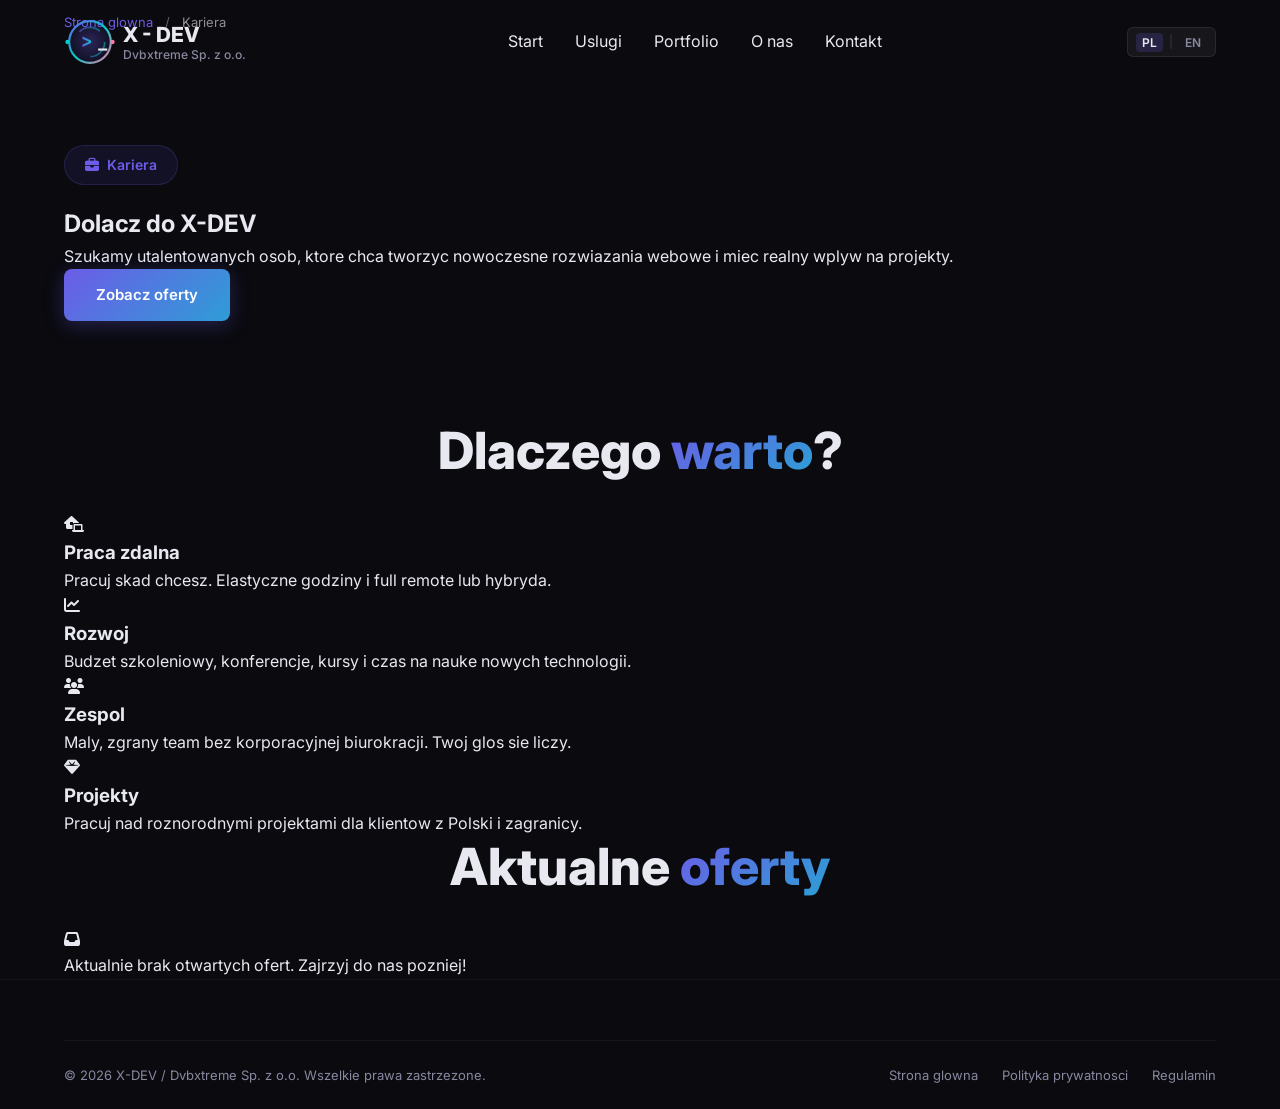
<file: kariera.html>
<!DOCTYPE html>
<html lang="pl-PL">
<head>
<meta charset="UTF-8">
<meta name="viewport" content="width=device-width, initial-scale=1.0">
<title>Kariera w X-DEV – Praca dla Programistów, Designerów i PM-ów | Dvbxtreme</title>
<meta name="description" content="Dołącz do zespołu X-DEV! Sprawdź aktualne oferty pracy dla programistów, designerów i project managerów. Praca zdalna, rozwój, świetna atmosfera.">
<meta name="keywords" content="praca programista, oferty pracy IT, kariera web development, praca zdalna, x-dev, software house praca, praca dla programistów">
<meta name="author" content="X-DEV / Dvbxtreme Sp. z o.o.">
<meta name="robots" content="index, follow">
<link rel="canonical" href="https://www.dvbxtreme.com.pl/kariera.html">
<meta property="og:type" content="website">
<meta property="og:title" content="Kariera w X-DEV – Dołącz do Naszego Zespołu!">
<meta property="og:description" content="Szukamy utalentowanych osób do tworzenia nowoczesnych rozwiązań webowych. Praca zdalna, budżet szkoleniowy, świetny zespół.">
<meta property="og:url" content="https://www.dvbxtreme.com.pl/kariera.html">
<meta property="og:site_name" content="X-DEV">
<meta property="og:locale" content="pl_PL">
<meta property="og:image" content="https://www.dvbxtreme.com.pl/og-image.jpg">

<meta name="twitter:card" content="summary_large_image">
<meta name="twitter:title" content="Praca w X-DEV – Oferty dla Programistów">
<meta name="twitter:description" content="Dołącz do X-DEV i twórz nowoczesne rozwiązania webowe. Sprawdź oferty pracy!">
<meta name="twitter:image" content="https://www.dvbxtreme.com.pl/og-image.jpg">

<link rel="alternate" href="https://www.dvbxtreme.com.pl/kariera.html" hreflang="pl-PL">
<link rel="alternate" href="https://www.dvbxtreme.com.pl/kariera.html" hreflang="x-default">

<script type="application/ld+json">
{
  "@context": "https://schema.org",
  "@graph": [
    {
      "@type": "WebPage",
      "@id": "https://www.dvbxtreme.com.pl/kariera.html#webpage",
      "url": "https://www.dvbxtreme.com.pl/kariera.html",
      "name": "Kariera w X-DEV",
      "description": "Dołącz do zespołu X-DEV! Aktualne oferty pracy dla programistów, designerów i project managerów.",
      "isPartOf": { "@id": "https://www.dvbxtreme.com.pl/#website" },
      "breadcrumb": { "@id": "https://www.dvbxtreme.com.pl/kariera.html#breadcrumb" }
    },
    {
      "@type": "BreadcrumbList",
      "@id": "https://www.dvbxtreme.com.pl/kariera.html#breadcrumb",
      "itemListElement": [
        { "@type": "ListItem", "position": 1, "name": "Strona glowna", "item": "https://www.dvbxtreme.com.pl/" },
        { "@type": "ListItem", "position": 2, "name": "Kariera", "item": "https://www.dvbxtreme.com.pl/kariera.html" }
      ]
    },
    {
      "@type": "JobPosting",
      "@id": "https://www.dvbxtreme.com.pl/kariera.html#job",
      "title": "Praca w X-DEV – Programisci, Designerzy, PM",
      "description": "Dolacz do zespolu X-DEV! Szukamy utalentowanych osob, ktore chca tworzyc nowoczesne rozwiazania webowe. Praca zdalna, elastyczne godziny, budzet szkoleniowy.",
      "identifier": { "@type": "PropertyValue", "name": "Dvbxtreme Sp. z o.o.", "value": "0001097759" },
      "datePosted": "2026-05-20",
      "employmentType": ["FULL_TIME", "CONTRACTOR"],
      "hiringOrganization": {
        "@type": "Organization",
        "name": "X-DEV / Dvbxtreme Sp. z o.o.",
        "sameAs": "https://www.dvbxtreme.com.pl/",
        "logo": "https://www.dvbxtreme.com.pl/icons/icon-192.png"
      },
      "jobLocation": {
        "@type": "Place",
        "address": {
          "@type": "PostalAddress",
          "addressLocality": "Czarnkow",
          "addressCountry": "PL"
        }
      },
      "applicantLocationRequirements": { "@type": "Country", "name": "PL" },
      "jobLocationType": "TELECOMMUTE",
      "baseSalary": {
        "@type": "MonetaryAmount",
        "currency": "PLN",
        "value": { "@type": "QuantitativeValue", "minValue": 7000, "maxValue": 18000, "unitText": "MONTH" }
      },
      "validThrough": "2027-12-31"
    }
  ]
}
</script>

<link rel="preconnect" href="https://fonts.googleapis.com">
<link rel="preconnect" href="https://fonts.gstatic.com" crossorigin>
<link href="https://fonts.googleapis.com/css2?family=Inter:wght@300;400;500;600;700;800;900&family=JetBrains+Mono:wght@400;500;700&display=swap" rel="stylesheet">

<script async src="https://www.googletagmanager.com/gtag/js?id=G-2L9BQ28KFJ"></script>
<script>window.dataLayer=window.dataLayer||[];function gtag(){dataLayer.push(arguments);}gtag('js',new Date());gtag('config','G-2L9BQ28KFJ');</script>
<link rel="stylesheet" href="https://cdnjs.cloudflare.com/ajax/libs/font-awesome/6.5.1/css/all.min.css">
<link rel="stylesheet" href="style.css">
<link rel="manifest" href="manifest.json">
<meta name="theme-color" content="#0a0a0f" id="themeColorMeta">
<link rel="icon" type="image/svg+xml" href="icons/icon.svg">
<link rel="icon" type="image/png" sizes="16x16" href="icons/icon-16.png">
<link rel="icon" type="image/png" sizes="32x32" href="icons/icon-32.png">
<link rel="icon" type="image/png" sizes="192x192" href="icons/icon-192.png">
<link rel="icon" type="image/png" sizes="512x512" href="icons/icon-512.png">
<link rel="apple-touch-icon" href="icons/icon-192.png">
<link rel="shortcut icon" href="favicon.ico">
<meta name="msapplication-TileColor" content="#0a0a0f">
<meta name="msapplication-TileImage" content="icons/icon-192.png">
</head>
<body>

<nav class="breadcrumbs" style="padding:12px 0;font-size:13px;background:transparent;">
  <div class="container">
    <a href="index.html" style="color:var(--accent);">Strona glowna</a>
    <span style="margin:0 8px;opacity:0.4;">/</span>
    <span style="opacity:0.6;">Kariera</span>
  </div>
</nav>

<nav class="navbar" id="navbar">
  <div class="container nav-container">
    <a href="index.html" class="nav-logo">
      <svg class="logo-svg" viewBox="0 0 230 60" fill="none" xmlns="http://www.w3.org/2000/svg">
        <defs>
          <linearGradient id="logoGrad" x1="0" y1="0" x2="1" y2="1">
            <stop offset="0%" stop-color="#6c5ce7"/>
            <stop offset="50%" stop-color="#00cec9"/>
            <stop offset="100%" stop-color="#fd79a8"/>
          </linearGradient>
          <linearGradient id="logoGrad2" x1="0" y1="0" x2="1" y2="0">
            <stop offset="0%" stop-color="#6c5ce7"/>
            <stop offset="100%" stop-color="#00cec9"/>
          </linearGradient>
          <radialGradient id="glowGrad" cx="50%" cy="50%" r="50%">
            <stop offset="0%" stop-color="#6c5ce7" stop-opacity="0.3"/>
            <stop offset="100%" stop-color="#6c5ce7" stop-opacity="0"/>
          </radialGradient>
        </defs>
        <circle cx="30" cy="30" r="27" fill="url(#glowGrad)" class="logo-glow"/>
        <circle cx="30" cy="30" r="24" stroke="url(#logoGrad)" stroke-width="2.5" fill="rgba(108,92,231,0.06)" class="logo-ring"/>
        <circle cx="30" cy="30" r="17" stroke="url(#logoGrad2)" stroke-width="2" stroke-dasharray="26 40" fill="none" class="logo-ring-inner" opacity="0.5"/>
        <text x="20" y="37" font-family="'JetBrains Mono',monospace" font-weight="700" font-size="22" fill="url(#logoGrad2)" class="logo-prompt">&gt;</text>
        <text x="38" y="37" font-family="'JetBrains Mono',monospace" font-weight="700" font-size="22" fill="#e8e8f0" class="logo-underscore">_</text>
        <circle cx="4" cy="30" r="2.5" fill="#00cec9" class="logo-dot logo-dot1"/>
        <circle cx="56" cy="30" r="2.5" fill="#fd79a8" class="logo-dot logo-dot2"/>
        <text x="68" y="30" font-family="'Inter',sans-serif" font-weight="800" font-size="24" fill="#e8e8f0" class="logo-text">X - DEV</text>
        <text x="68" y="50" font-family="'Inter',sans-serif" font-weight="500" font-size="14" fill="#8888a0" class="logo-sub">Dvbxtreme Sp. z o.o.</text>
      </svg>
    </a>
    <ul class="nav-links" id="navLinks">
      <li><a href="index.html" data-i18n="nav.start">Start</a></li>
      <li><a href="index.html#services" data-i18n="nav.services">Uslugi</a></li>
      <li><a href="index.html#portfolio" data-i18n="nav.portfolio">Portfolio</a></li>
      <li><a href="index.html#about" data-i18n="nav.about">O nas</a></li>
      <li><a href="index.html#contact" data-i18n="nav.contact">Kontakt</a></li>
    </ul>
    <div class="nav-actions">
      <div class="lang-switcher">
        <button class="lang-btn active" data-lang="pl">PL</button>
        <span class="lang-divider">|</span>
        <button class="lang-btn" data-lang="en">EN</button>
      </div>
      <button class="hamburger" id="hamburger" aria-label="Menu"><span></span><span></span><span></span></button>
    </div>
  </div>
</nav>

<section class="careers-header">
  <div class="container">
    <span class="section-tag"><i class="fas fa-briefcase"></i> Kariera</span>
    <h1 data-i18n="career.title">Dolacz do X-DEV</h1>
    <p data-i18n="career.desc">Szukamy utalentowanych osob, ktore chca tworzyc nowoczesne rozwiazania webowe i miec realny wplyw na projekty.</p>
    <a href="#offers" class="btn btn-primary" data-i18n="career.cta">Zobacz oferty <i class="fas fa-arrow-down"></i></a>
  </div>
</section>

<div class="container">
  <h2 class="section-title" style="text-align:center;margin-bottom:32px;" data-i18n="career.why_title">Dlaczego <span class="gradient-text">warto</span>?</h2>
  <div class="careers-why">
    <div class="careers-why-card">
      <i class="fas fa-laptop-house"></i>
      <h3 data-i18n="career.why1">Praca zdalna</h3>
      <p data-i18n="career.why1d">Pracuj skad chcesz. Elastyczne godziny i full remote lub hybryda.</p>
    </div>
    <div class="careers-why-card">
      <i class="fas fa-chart-line"></i>
      <h3 data-i18n="career.why2">Rozwoj</h3>
      <p data-i18n="career.why2d">Budzet szkoleniowy, konferencje, kursy i czas na nauke nowych technologii.</p>
    </div>
    <div class="careers-why-card">
      <i class="fas fa-users"></i>
      <h3 data-i18n="career.why3">Zespol</h3>
      <p data-i18n="career.why3d">Maly, zgrany team bez korporacyjnej biurokracji. Twoj glos sie liczy.</p>
    </div>
    <div class="careers-why-card">
      <i class="fas fa-gem"></i>
      <h3 data-i18n="career.why4">Projekty</h3>
      <p data-i18n="career.why4d">Pracuj nad roznorodnymi projektami dla klientow z Polski i zagranicy.</p>
    </div>
  </div>

  <h2 class="section-title" style="text-align:center;margin-bottom:32px;" id="offers" data-i18n="career.offers_title">Aktualne <span class="gradient-text">oferty</span></h2>
  <div class="careers-list" id="careersList"></div>
</div>

<footer class="footer">
  <div class="container">
    <div class="footer-bottom">
      <p>&copy; <span id="footerYear"></span> <span data-i18n="footer.copy">X-DEV / Dvbxtreme Sp. z o.o. Wszelkie prawa zastrzezone.</span></p>
      <div class="footer-links">
        <a href="index.html" data-i18n="footer.home">Strona glowna</a>
        <a href="polityka-prywatnosci.html" data-i18n="footer.pp">Polityka prywatnosci</a>
        <a href="regulamin.html" data-i18n="footer.tos">Regulamin</a>
      </div>
    </div>
  </div>
</footer>

<script>
const jobs = [];

const list = document.getElementById('careersList');
if (jobs.length === 0) {
  list.innerHTML = '<div class="careers-empty"><i class="fas fa-inbox"></i><p>Aktualnie brak otwartych ofert. Zajrzyj do nas później!</p></div>';
} else {
  list.innerHTML = jobs.map(j => `
    <div class="careers-item">
      <div>
        <h3>${j.title}</h3>
        <div class="meta">
          <span><i class="fas fa-briefcase"></i> ${j.type}</span>
          <span><i class="fas fa-map-marker-alt"></i> ${j.loc}</span>
          <span>${j.tags.map(t => `<span style="display:inline-block;padding:2px 8px;border-radius:100px;background:rgba(108,92,231,0.1);color:var(--accent);font-size:11px;font-weight:600;">${t}</span>`).join(' ')}</span>
        </div>
      </div>
      <a href="mailto:support@dvbxtreme.com.pl?subject=Oferta: ${j.title}" class="btn btn-primary btn-sm">Aplikuj <i class="fas fa-arrow-right"></i></a>
    </div>
  `).join('');
}

document.getElementById('footerYear').textContent = new Date().getFullYear();

const navbar = document.getElementById('navbar');
window.addEventListener('scroll', () => navbar.classList.toggle('scrolled', window.pageYOffset > 50));

const hamburger = document.getElementById('hamburger');
const navLinks = document.getElementById('navLinks');
hamburger.addEventListener('click', () => {
  hamburger.classList.toggle('active');
  navLinks.classList.toggle('open');
});

const careerTranslations = {
  pl: {
    'career.title': 'Dolacz do X-DEV',
    'career.desc': 'Szukamy utalentowanych osob, ktore chca tworzyc nowoczesne rozwiazania webowe i miec realny wplyw na projekty.',
    'career.cta': 'Zobacz oferty',
    'career.why_title': 'Dlaczego <span class="gradient-text">warto</span>?',
    'career.why1': 'Praca zdalna', 'career.why1d': 'Pracuj skad chcesz. Elastyczne godziny i full remote lub hybryda.',
    'career.why2': 'Rozwoj', 'career.why2d': 'Budzet szkoleniowy, konferencje, kursy i czas na nauke nowych technologii.',
    'career.why3': 'Zespol', 'career.why3d': 'Maly, zgrany team bez korporacyjnej biurokracji. Twoj glos sie liczy.',
    'career.why4': 'Projekty', 'career.why4d': 'Pracuj nad roznorodnymi projektami dla klientow z Polski i zagranicy.',
    'career.offers_title': 'Aktualne <span class="gradient-text">oferty</span>',
    'career.empty': 'Aktualnie brak otwartych ofert. Zajrzyj do nas pozniej!',
    'nav.start': 'Start', 'nav.services': 'Uslugi', 'nav.portfolio': 'Portfolio', 'nav.about': 'O nas', 'nav.contact': 'Kontakt',
    'footer.copy': 'X-DEV / Dvbxtreme Sp. z o.o. Wszelkie prawa zastrzezone.',
    'footer.home': 'Strona glowna', 'footer.pp': 'Polityka prywatnosci', 'footer.tos': 'Regulamin',
  },
  en: {
    'career.title': 'Join X-DEV',
    'career.desc': 'We are looking for talented people who want to build modern web solutions and have a real impact on projects.',
    'career.cta': 'See openings',
    'career.why_title': 'Why <span class="gradient-text">join us</span>?',
    'career.why1': 'Remote work', 'career.why1d': 'Work from anywhere. Flexible hours, full remote or hybrid.',
    'career.why2': 'Growth', 'career.why2d': 'Training budget, conferences, courses and time to learn new tech.',
    'career.why3': 'Team', 'career.why3d': 'Small, tight-knit team without corporate bureaucracy. Your voice matters.',
    'career.why4': 'Projects', 'career.why4d': 'Work on diverse projects for clients from Poland and abroad.',
    'career.offers_title': 'Current <span class="gradient-text">openings</span>',
    'career.empty': 'No open positions at the moment. Check back later!',
    'nav.start': 'Home', 'nav.services': 'Services', 'nav.portfolio': 'Portfolio', 'nav.about': 'About', 'nav.contact': 'Contact',
    'footer.copy': 'X-DEV / Dvbxtreme Sp. z o.o. All rights reserved.',
    'footer.home': 'Homepage', 'footer.pp': 'Privacy policy', 'footer.tos': 'Terms of service',
  }
};

let careerLang = localStorage.getItem('xdev_career_lang') || 'pl';

function applyCareerLang(lang) {
  careerLang = lang;
  localStorage.setItem('xdev_career_lang', lang);
  document.querySelectorAll('.lang-btn').forEach(b => b.classList.toggle('active', b.dataset.lang === lang));
  const t = careerTranslations[lang];
  document.querySelectorAll('[data-i18n]').forEach(el => {
    const key = el.dataset.i18n;
    if (t[key]) el.innerHTML = t[key];
  });
  document.querySelectorAll('[data-i18n-text]').forEach(el => {
    const key = el.dataset.i18nText;
    if (t[key]) el.textContent = t[key];
  });
  if (jobs.length === 0) {
    list.innerHTML = `<div class="careers-empty"><i class="fas fa-inbox"></i><p>${t['career.empty']}</p></div>`;
  }
}

document.querySelectorAll('.lang-btn').forEach(btn => {
  btn.addEventListener('click', () => applyCareerLang(btn.dataset.lang));
});

applyCareerLang(careerLang);
</script>
</body>
</html>
</file>
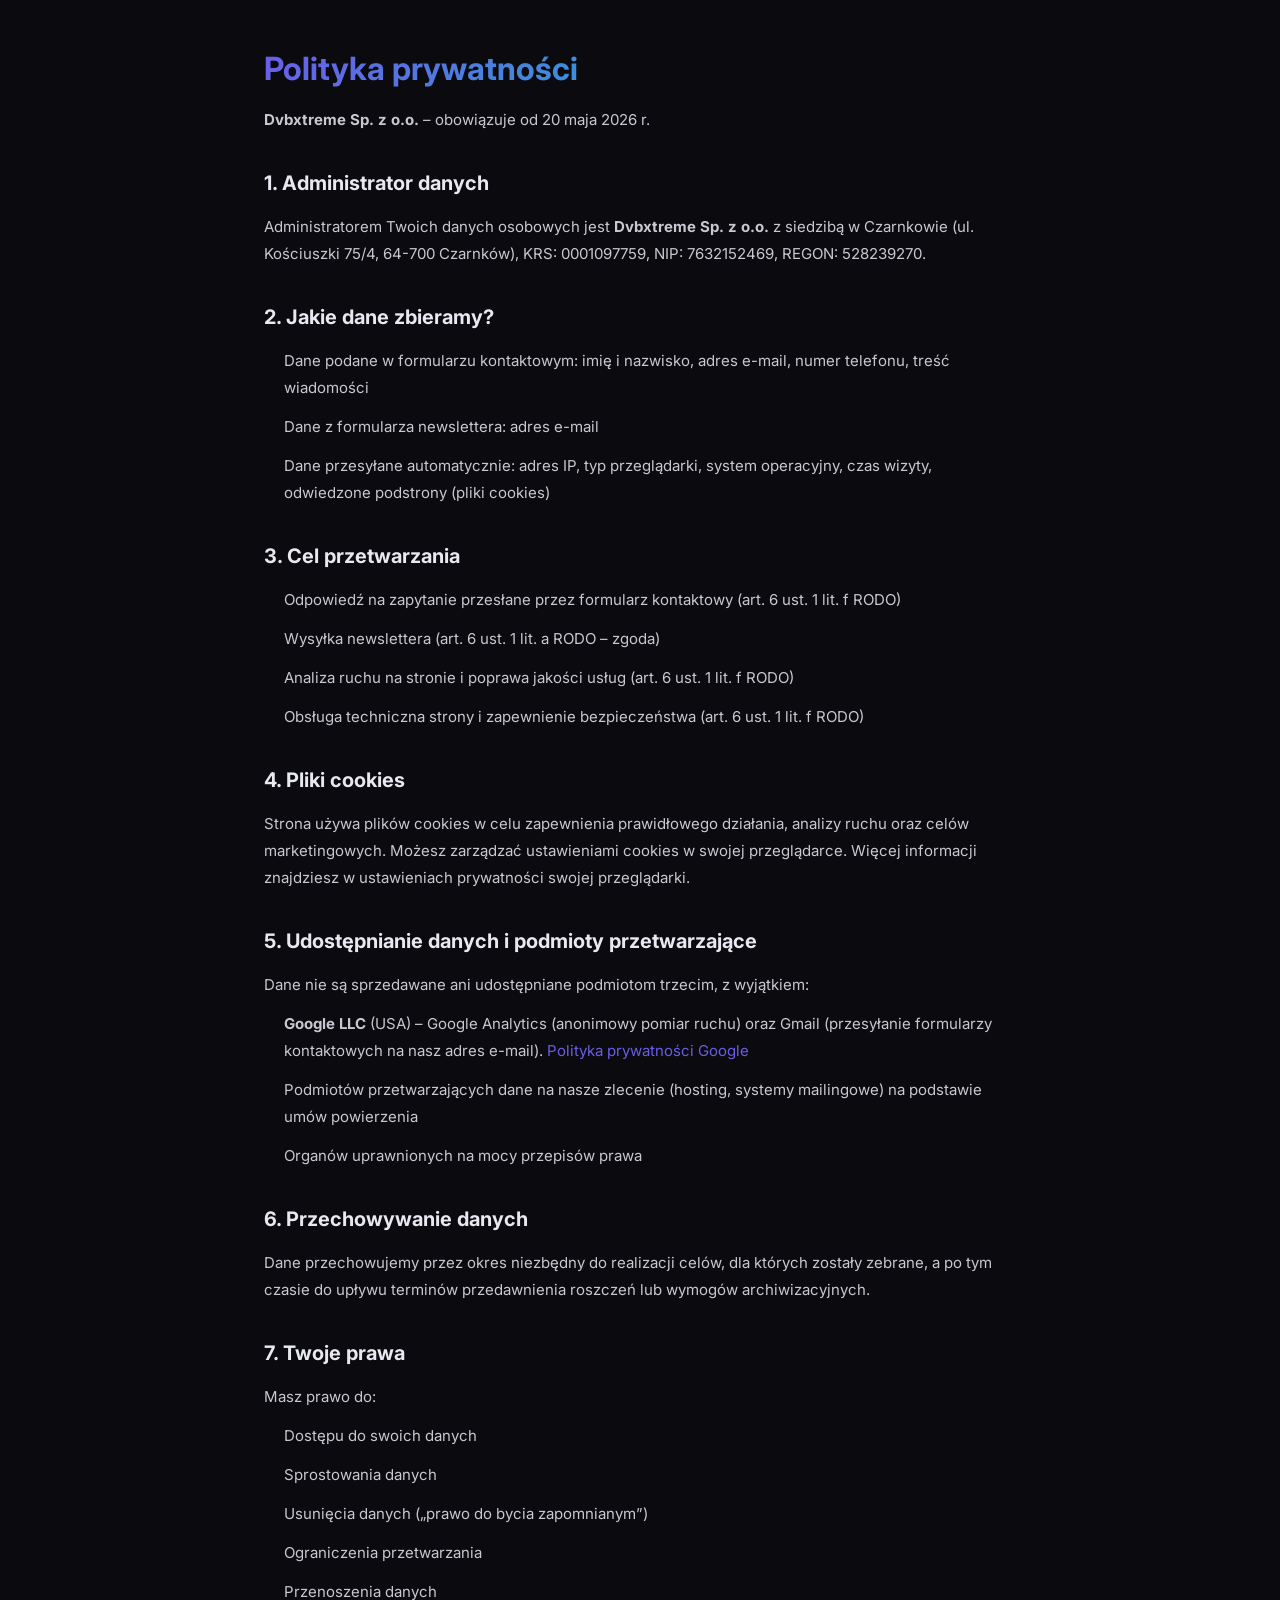
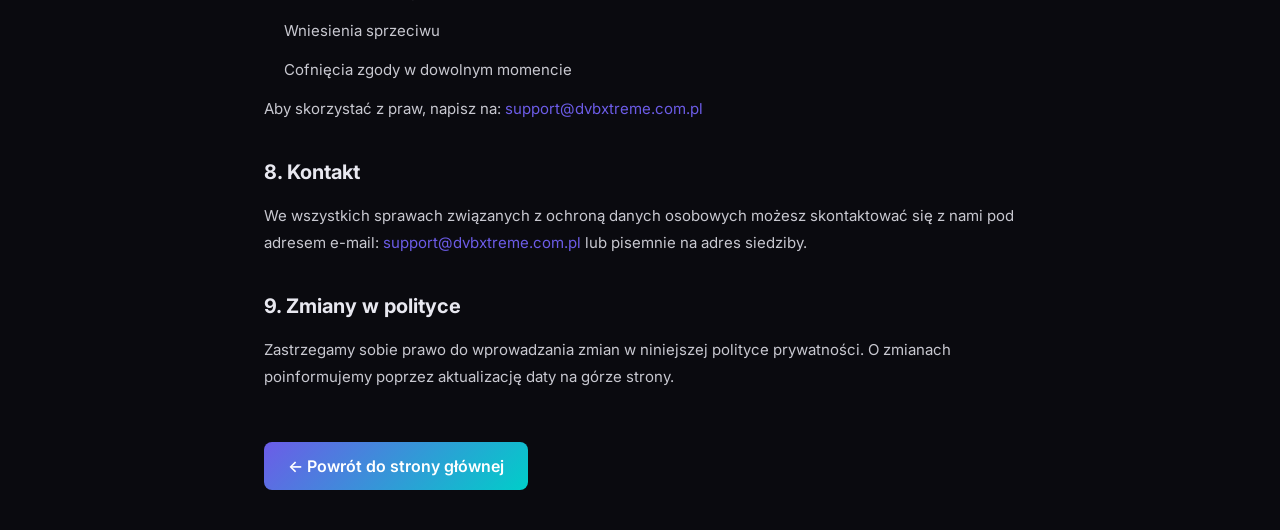
<file: polityka-prywatnosci.html>
<!DOCTYPE html>
<html lang="pl-PL">
<head>
<meta charset="UTF-8">
<meta name="viewport" content="width=device-width, initial-scale=1.0">
<title>Polityka prywatności | X-DEV / Dvbxtreme Sp. z o.o.</title>
<meta name="robots" content="index, follow">
<link rel="canonical" href="https://www.dvbxtreme.com.pl/polityka-prywatnosci.html">
<link rel="stylesheet" href="style.css">
<link rel="preconnect" href="https://fonts.googleapis.com">
<link rel="preconnect" href="https://fonts.gstatic.com" crossorigin>
<link href="https://fonts.googleapis.com/css2?family=Inter:wght@300;400;500;600;700;800;900&family=JetBrains+Mono:wght@400;500;700&display=swap" rel="stylesheet">
<link rel="icon" type="image/svg+xml" href="icons/icon.svg">
<link rel="icon" type="image/png" sizes="32x32" href="icons/icon-32.png">
<style>
  body { background: #0a0a0f; color: #c8c8d0; font-family: 'Inter', sans-serif; line-height: 1.8; }
  .container { max-width: 800px; margin: 0 auto; padding: 40px 24px; }
  h1 { font-size: 32px; margin-bottom: 8px; background: linear-gradient(135deg,#6c5ce7,#00cec9); -webkit-background-clip: text; -webkit-text-fill-color: transparent; }
  h2 { font-size: 20px; margin: 32px 0 12px; color: #e8e8f0; }
  p, li { font-size: 15px; margin-bottom: 12px; }
  ul { padding-left: 20px; }
  a { color: #6c5ce7; }
  .back { display: inline-block; margin-top: 40px; padding: 10px 24px; border-radius: 8px; background: linear-gradient(135deg,#6c5ce7,#00cec9); color: #fff; text-decoration: none; font-weight: 600; }
</style>
</head>
<body>
<div class="container">
  <h1>Polityka prywatności</h1>
  <p><strong>Dvbxtreme Sp. z o.o.</strong> – obowiązuje od 20 maja 2026 r.</p>

  <h2>1. Administrator danych</h2>
  <p>Administratorem Twoich danych osobowych jest <strong>Dvbxtreme Sp. z o.o.</strong> z siedzibą w Czarnkowie (ul. Kościuszki 75/4, 64-700 Czarnków), KRS: 0001097759, NIP: 7632152469, REGON: 528239270.</p>

  <h2>2. Jakie dane zbieramy?</h2>
  <ul>
    <li>Dane podane w formularzu kontaktowym: imię i nazwisko, adres e-mail, numer telefonu, treść wiadomości</li>
    <li>Dane z formularza newslettera: adres e-mail</li>
    <li>Dane przesyłane automatycznie: adres IP, typ przeglądarki, system operacyjny, czas wizyty, odwiedzone podstrony (pliki cookies)</li>
  </ul>

  <h2>3. Cel przetwarzania</h2>
  <ul>
    <li>Odpowiedź na zapytanie przesłane przez formularz kontaktowy (art. 6 ust. 1 lit. f RODO)</li>
    <li>Wysyłka newslettera (art. 6 ust. 1 lit. a RODO – zgoda)</li>
    <li>Analiza ruchu na stronie i poprawa jakości usług (art. 6 ust. 1 lit. f RODO)</li>
    <li>Obsługa techniczna strony i zapewnienie bezpieczeństwa (art. 6 ust. 1 lit. f RODO)</li>
  </ul>

  <h2>4. Pliki cookies</h2>
  <p>Strona używa plików cookies w celu zapewnienia prawidłowego działania, analizy ruchu oraz celów marketingowych. Możesz zarządzać ustawieniami cookies w swojej przeglądarce. Więcej informacji znajdziesz w ustawieniach prywatności swojej przeglądarki.</p>

  <h2>5. Udostępnianie danych i podmioty przetwarzające</h2>
  <p>Dane nie są sprzedawane ani udostępniane podmiotom trzecim, z wyjątkiem:</p>
  <ul>
    <li><strong>Google LLC</strong> (USA) – Google Analytics (anonimowy pomiar ruchu) oraz Gmail (przesyłanie formularzy kontaktowych na nasz adres e-mail). <a href="https://policies.google.com/privacy" target="_blank" rel="noopener">Polityka prywatności Google</a></li>
    <li>Podmiotów przetwarzających dane na nasze zlecenie (hosting, systemy mailingowe) na podstawie umów powierzenia</li>
    <li>Organów uprawnionych na mocy przepisów prawa</li>
  </ul>

  <h2>6. Przechowywanie danych</h2>
  <p>Dane przechowujemy przez okres niezbędny do realizacji celów, dla których zostały zebrane, a po tym czasie do upływu terminów przedawnienia roszczeń lub wymogów archiwizacyjnych.</p>

  <h2>7. Twoje prawa</h2>
  <p>Masz prawo do:</p>
  <ul>
    <li>Dostępu do swoich danych</li>
    <li>Sprostowania danych</li>
    <li>Usunięcia danych („prawo do bycia zapomnianym”)</li>
    <li>Ograniczenia przetwarzania</li>
    <li>Przenoszenia danych</li>
    <li>Wniesienia sprzeciwu</li>
    <li>Cofnięcia zgody w dowolnym momencie</li>
  </ul>
  <p>Aby skorzystać z praw, napisz na: <a href="mailto:support@dvbxtreme.com.pl">support@dvbxtreme.com.pl</a></p>

  <h2>8. Kontakt</h2>
  <p>We wszystkich sprawach związanych z ochroną danych osobowych możesz skontaktować się z nami pod adresem e-mail: <a href="mailto:support@dvbxtreme.com.pl">support@dvbxtreme.com.pl</a> lub pisemnie na adres siedziby.</p>

  <h2>9. Zmiany w polityce</h2>
  <p>Zastrzegamy sobie prawo do wprowadzania zmian w niniejszej polityce prywatności. O zmianach poinformujemy poprzez aktualizację daty na górze strony.</p>

  <a href="index.html" class="back">&larr; Powrót do strony głównej</a>
</div>
</body>
</html>
</file>
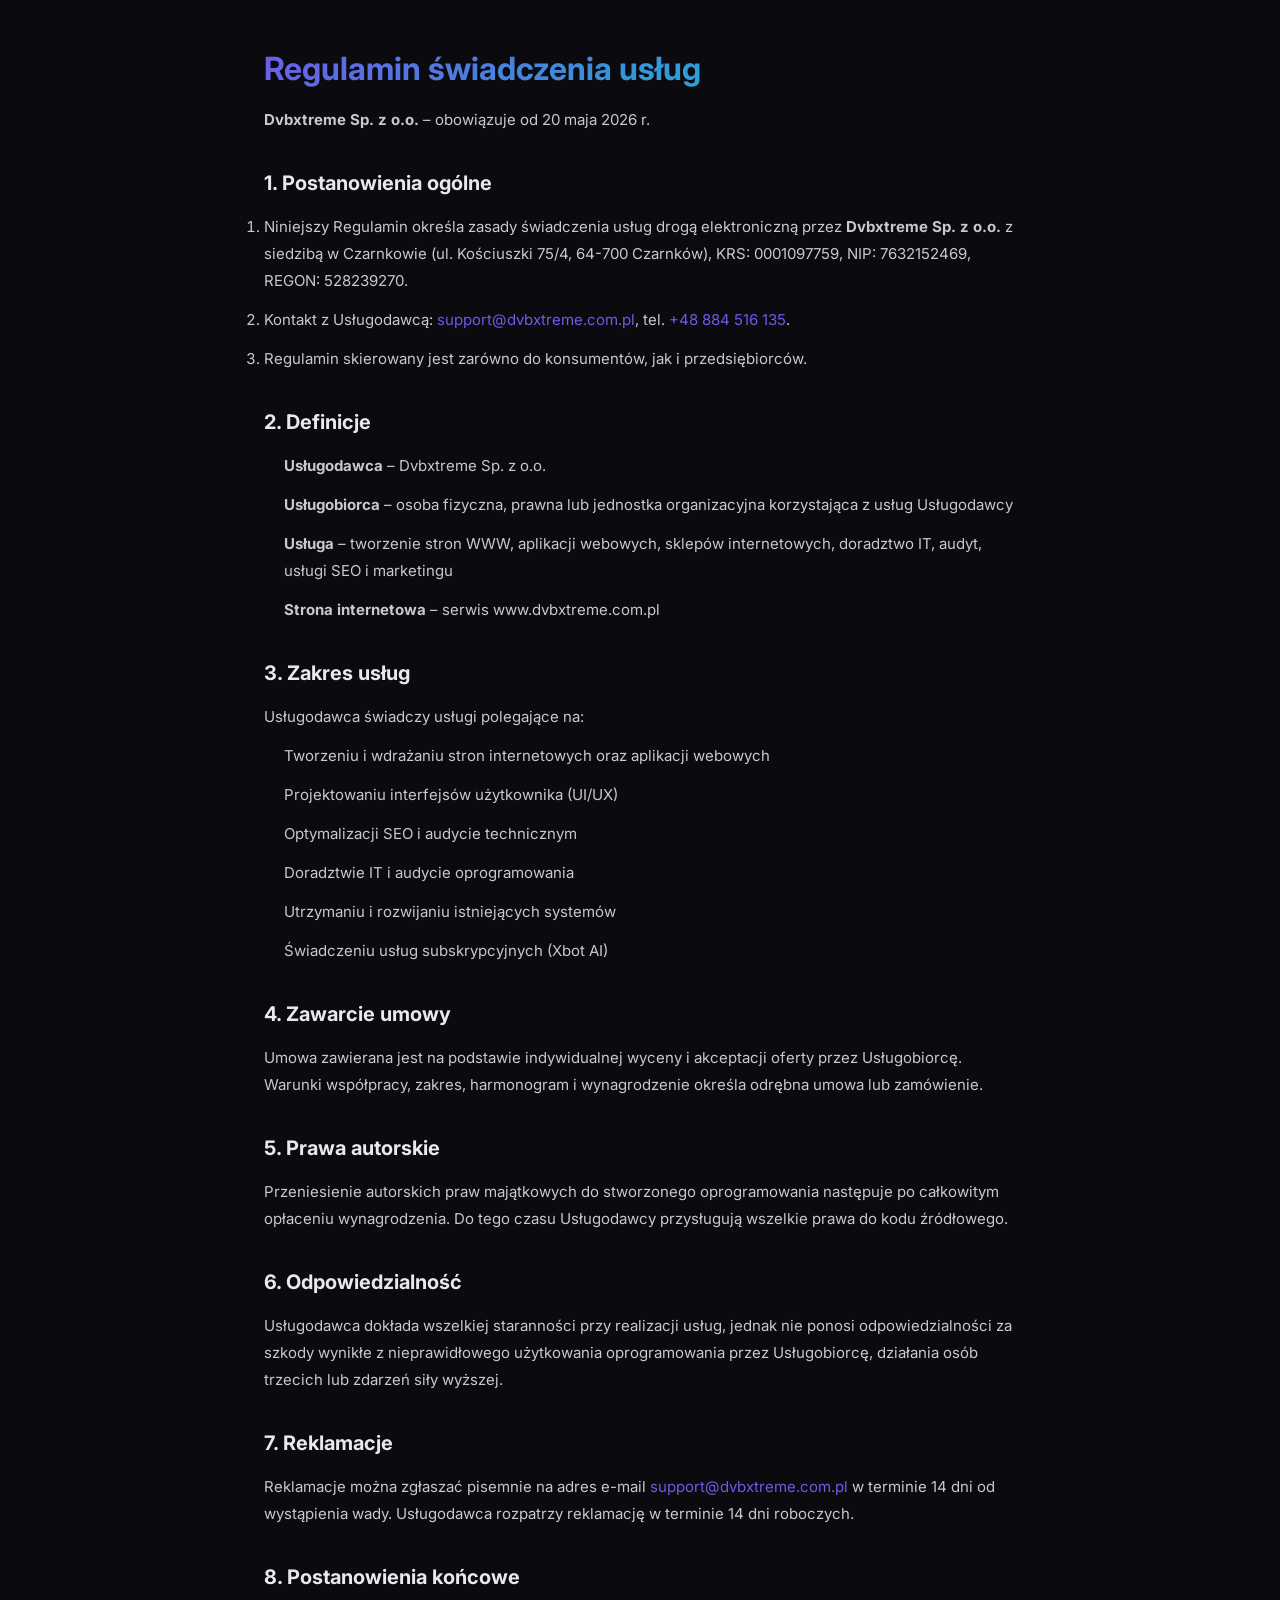
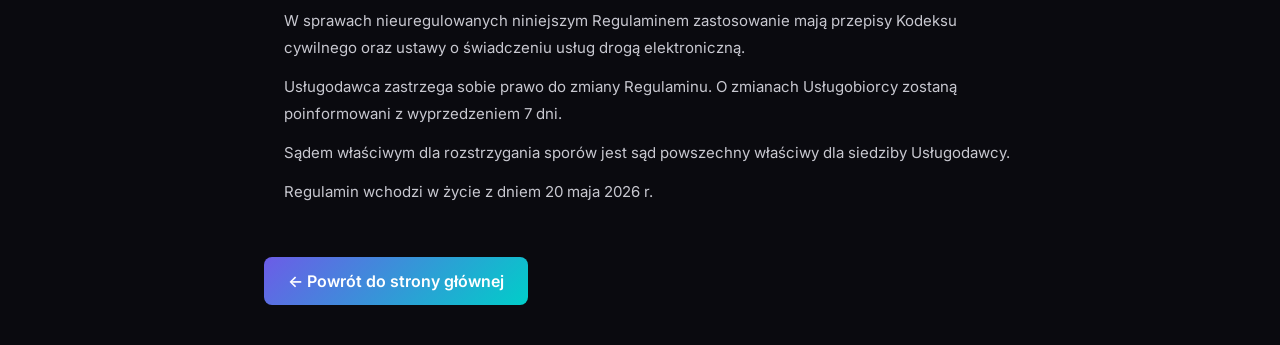
<file: regulamin.html>
<!DOCTYPE html>
<html lang="pl-PL">
<head>
<meta charset="UTF-8">
<meta name="viewport" content="width=device-width, initial-scale=1.0">
<title>Regulamin świadczenia usług | X-DEV / Dvbxtreme Sp. z o.o.</title>
<meta name="robots" content="index, follow">
<link rel="canonical" href="https://www.dvbxtreme.com.pl/regulamin.html">
<link rel="stylesheet" href="style.css">
<link rel="preconnect" href="https://fonts.googleapis.com">
<link rel="preconnect" href="https://fonts.gstatic.com" crossorigin>
<link href="https://fonts.googleapis.com/css2?family=Inter:wght@300;400;500;600;700;800;900&family=JetBrains+Mono:wght@400;500;700&display=swap" rel="stylesheet">
<link rel="icon" type="image/svg+xml" href="icons/icon.svg">
<link rel="icon" type="image/png" sizes="32x32" href="icons/icon-32.png">
<style>
  body { background: #0a0a0f; color: #c8c8d0; font-family: 'Inter', sans-serif; line-height: 1.8; }
  .container { max-width: 800px; margin: 0 auto; padding: 40px 24px; }
  h1 { font-size: 32px; margin-bottom: 8px; background: linear-gradient(135deg,#6c5ce7,#00cec9); -webkit-background-clip: text; -webkit-text-fill-color: transparent; }
  h2 { font-size: 20px; margin: 32px 0 12px; color: #e8e8f0; }
  p, li { font-size: 15px; margin-bottom: 12px; }
  ul { padding-left: 20px; }
  a { color: #6c5ce7; }
  .back { display: inline-block; margin-top: 40px; padding: 10px 24px; border-radius: 8px; background: linear-gradient(135deg,#6c5ce7,#00cec9); color: #fff; text-decoration: none; font-weight: 600; }
</style>
</head>
<body>
<div class="container">
  <h1>Regulamin świadczenia usług</h1>
  <p><strong>Dvbxtreme Sp. z o.o.</strong> – obowiązuje od 20 maja 2026 r.</p>

  <h2>1. Postanowienia ogólne</h2>
  <ol>
    <li>Niniejszy Regulamin określa zasady świadczenia usług drogą elektroniczną przez <strong>Dvbxtreme Sp. z o.o.</strong> z siedzibą w Czarnkowie (ul. Kościuszki 75/4, 64-700 Czarnków), KRS: 0001097759, NIP: 7632152469, REGON: 528239270.</li>
    <li>Kontakt z Usługodawcą: <a href="mailto:support@dvbxtreme.com.pl">support@dvbxtreme.com.pl</a>, tel. <a href="tel:+48884516135">+48 884 516 135</a>.</li>
    <li>Regulamin skierowany jest zarówno do konsumentów, jak i przedsiębiorców.</li>
  </ol>

  <h2>2. Definicje</h2>
  <ul>
    <li><strong>Usługodawca</strong> – Dvbxtreme Sp. z o.o.</li>
    <li><strong>Usługobiorca</strong> – osoba fizyczna, prawna lub jednostka organizacyjna korzystająca z usług Usługodawcy</li>
    <li><strong>Usługa</strong> – tworzenie stron WWW, aplikacji webowych, sklepów internetowych, doradztwo IT, audyt, usługi SEO i marketingu</li>
    <li><strong>Strona internetowa</strong> – serwis www.dvbxtreme.com.pl</li>
  </ul>

  <h2>3. Zakres usług</h2>
  <p>Usługodawca świadczy usługi polegające na:</p>
  <ul>
    <li>Tworzeniu i wdrażaniu stron internetowych oraz aplikacji webowych</li>
    <li>Projektowaniu interfejsów użytkownika (UI/UX)</li>
    <li>Optymalizacji SEO i audycie technicznym</li>
    <li>Doradztwie IT i audycie oprogramowania</li>
    <li>Utrzymaniu i rozwijaniu istniejących systemów</li>
    <li>Świadczeniu usług subskrypcyjnych (Xbot AI)</li>
  </ul>

  <h2>4. Zawarcie umowy</h2>
  <p>Umowa zawierana jest na podstawie indywidualnej wyceny i akceptacji oferty przez Usługobiorcę. Warunki współpracy, zakres, harmonogram i wynagrodzenie określa odrębna umowa lub zamówienie.</p>

  <h2>5. Prawa autorskie</h2>
  <p>Przeniesienie autorskich praw majątkowych do stworzonego oprogramowania następuje po całkowitym opłaceniu wynagrodzenia. Do tego czasu Usługodawcy przysługują wszelkie prawa do kodu źródłowego.</p>

  <h2>6. Odpowiedzialność</h2>
  <p>Usługodawca dokłada wszelkiej staranności przy realizacji usług, jednak nie ponosi odpowiedzialności za szkody wynikłe z nieprawidłowego użytkowania oprogramowania przez Usługobiorcę, działania osób trzecich lub zdarzeń siły wyższej.</p>

  <h2>7. Reklamacje</h2>
  <p>Reklamacje można zgłaszać pisemnie na adres e-mail <a href="mailto:support@dvbxtreme.com.pl">support@dvbxtreme.com.pl</a> w terminie 14 dni od wystąpienia wady. Usługodawca rozpatrzy reklamację w terminie 14 dni roboczych.</p>

  <h2>8. Postanowienia końcowe</h2>
  <ul>
    <li>W sprawach nieuregulowanych niniejszym Regulaminem zastosowanie mają przepisy Kodeksu cywilnego oraz ustawy o świadczeniu usług drogą elektroniczną.</li>
    <li>Usługodawca zastrzega sobie prawo do zmiany Regulaminu. O zmianach Usługobiorcy zostaną poinformowani z wyprzedzeniem 7 dni.</li>
    <li>Sądem właściwym dla rozstrzygania sporów jest sąd powszechny właściwy dla siedziby Usługodawcy.</li>
    <li>Regulamin wchodzi w życie z dniem 20 maja 2026 r.</li>
  </ul>

  <a href="index.html" class="back">&larr; Powrót do strony głównej</a>
</div>
</body>
</html>
</file>
<file: style.css>
*,
*::before,
*::after {
  margin: 0;
  padding: 0;
  box-sizing: border-box;
}

:root {
  --bg: #0a0a0f;
  --bg2: #111118;
  --bg3: #1a1a25;
  --text: #e8e8f0;
  --text-muted: #8888a0;
  --accent: #6c5ce7;
  --accent2: #00cec9;
  --accent3: #fd79a8;
  --gradient: linear-gradient(135deg, #6c5ce7, #00cec9);
  --gradient2: linear-gradient(135deg, #6c5ce7, #fd79a8);
  --radius: 16px;
  --radius-sm: 8px;
  --shadow: 0 4px 30px rgba(108, 92, 231, 0.15);
  --transition: 0.3s cubic-bezier(0.4, 0, 0.2, 1);
}

html {
  scroll-behavior: smooth;
  scroll-padding-top: 80px;
}

body {
  font-family: 'Inter', sans-serif;
  background: var(--bg);
  color: var(--text);
  line-height: 1.6;
  overflow-x: hidden;
  -webkit-font-smoothing: antialiased;
}

a {
  text-decoration: none;
  color: inherit;
}

ul {
  list-style: none;
}

img {
  max-width: 100%;
  height: auto;
}

.container {
  max-width: 1200px;
  margin: 0 auto;
  padding: 0 24px;
}

section {
  padding: 100px 0;
  position: relative;
}

.section-header {
  text-align: center;
  max-width: 700px;
  margin: 0 auto 60px;
}

.section-tag {
  display: inline-flex;
  align-items: center;
  gap: 8px;
  font-size: 14px;
  font-weight: 600;
  color: var(--accent);
  background: rgba(108, 92, 231, 0.1);
  padding: 8px 20px;
  border-radius: 100px;
  margin-bottom: 20px;
  border: 1px solid rgba(108, 92, 231, 0.2);
}

.section-title {
  font-size: clamp(2rem, 5vw, 3.2rem);
  font-weight: 800;
  line-height: 1.15;
  margin-bottom: 16px;
}

.section-desc {
  color: var(--text-muted);
  font-size: 1.1rem;
  line-height: 1.7;
}

.gradient-text {
  background: var(--gradient);
  -webkit-background-clip: text;
  background-clip: text;
  -webkit-text-fill-color: transparent;
}

.btn {
  display: inline-flex;
  align-items: center;
  gap: 8px;
  padding: 14px 32px;
  border-radius: var(--radius-sm);
  font-weight: 600;
  font-size: 15px;
  cursor: pointer;
  transition: var(--transition);
  border: none;
  font-family: inherit;
}

.btn-primary {
  background: var(--gradient);
  color: #fff;
  box-shadow: 0 4px 20px rgba(108, 92, 231, 0.3);
}

.btn-primary:hover {
  transform: translateY(-2px);
  box-shadow: 0 8px 30px rgba(108, 92, 231, 0.4);
}

.btn-outline {
  background: transparent;
  color: var(--text);
  border: 1px solid rgba(255, 255, 255, 0.15);
}

.btn-outline:hover {
  border-color: var(--accent);
  background: rgba(108, 92, 231, 0.1);
}

.btn-sm {
  padding: 10px 20px;
  font-size: 13px;
}

.btn-lg {
  padding: 18px 40px;
  font-size: 17px;
}

.btn-block {
  width: 100%;
  justify-content: center;
}

.reveal {
  opacity: 0;
  transform: translateY(40px);
  transition: opacity 0.7s ease, transform 0.7s ease;
}

.reveal.visible {
  opacity: 1;
  transform: translateY(0);
}

#loader {
  position: fixed;
  inset: 0;
  background: var(--bg);
  display: flex;
  align-items: center;
  justify-content: center;
  z-index: 9999;
  transition: opacity 0.6s ease, visibility 0.6s ease;
}

#loader.hidden {
  opacity: 0;
  visibility: hidden;
}

.loader-content {
  text-align: center;
}

.loader-logo {
  font-family: 'JetBrains Mono', monospace;
  font-size: 3rem;
  font-weight: 700;
  background: var(--gradient);
  -webkit-background-clip: text;
  background-clip: text;
  -webkit-text-fill-color: transparent;
  margin-bottom: 24px;
}

.loader-bar {
  width: 200px;
  height: 3px;
  background: var(--bg3);
  border-radius: 4px;
  overflow: hidden;
  margin: 0 auto;
}

.loader-bar span {
  display: block;
  height: 100%;
  width: 0;
  background: var(--gradient);
  border-radius: 4px;
  animation: loaderProgress 1.5s ease forwards;
}

.loader-text {
  font-family: 'Inter', sans-serif;
  font-size: 0.9rem;
  color: var(--text-muted);
  letter-spacing: 2px;
  text-transform: uppercase;
  margin-bottom: 20px;
}

@keyframes loaderProgress {
  to { width: 100%; }
}

#cursorGlow {
  position: fixed;
  width: 300px;
  height: 300px;
  border-radius: 50%;
  background: radial-gradient(circle, rgba(108,92,231,0.12) 0%, rgba(0,206,201,0.06) 40%, transparent 70%);
  pointer-events: none;
  z-index: 9998;
  transform: translate(-50%, -50%);
  transition: opacity 0.3s ease;
  mix-blend-mode: screen;
}

.floating-shapes {
  position: fixed;
  inset: 0;
  pointer-events: none;
  z-index: 0;
  overflow: hidden;
}

.shape {
  position: absolute;
  opacity: 0.08;
  animation: shapeFloat linear infinite;
}

.shape-triangle {
  width: 0;
  height: 0;
  border-left: 20px solid transparent;
  border-right: 20px solid transparent;
  border-bottom: 35px solid var(--accent);
}

.shape-circle {
  width: 30px;
  height: 30px;
  border-radius: 50%;
  background: var(--accent2);
}

.shape-hexagon {
  width: 28px;
  height: 28px;
  background: var(--accent3);
  clip-path: polygon(50% 0%, 100% 25%, 100% 75%, 50% 100%, 0% 75%, 0% 25%);
}

.shape-square {
  width: 25px;
  height: 25px;
  background: var(--accent);
  border-radius: 4px;
  transform: rotate(45deg);
}

@keyframes shapeFloat {
  0% { transform: translateY(100vh) rotate(0deg) scale(0.5); opacity: 0; }
  10% { opacity: 0.1; }
  90% { opacity: 0.1; }
  100% { transform: translateY(-20vh) rotate(720deg) scale(1.2); opacity: 0; }
}

.code-rain-bg {
  position: fixed;
  top: 0;
  left: 0;
  right: 0;
  pointer-events: none;
  z-index: 0;
  overflow: hidden;
  height: 100vh;
  opacity: 0.03;
}

.code-rain-bg span {
  position: absolute;
  font-family: 'JetBrains Mono', monospace;
  font-size: 13px;
  color: var(--accent);
  white-space: nowrap;
  animation: codeRain 12s linear infinite;
}

.code-rain-bg span:nth-child(1) { left: 5%; animation-duration: 14s; animation-delay: 0s; }
.code-rain-bg span:nth-child(2) { left: 15%; animation-duration: 10s; animation-delay: -2s; }
.code-rain-bg span:nth-child(3) { left: 25%; animation-duration: 16s; animation-delay: -5s; }
.code-rain-bg span:nth-child(4) { left: 35%; animation-duration: 11s; animation-delay: -1s; }
.code-rain-bg span:nth-child(5) { left: 45%; animation-duration: 13s; animation-delay: -7s; }
.code-rain-bg span:nth-child(6) { left: 55%; animation-duration: 15s; animation-delay: -3s; }
.code-rain-bg span:nth-child(7) { left: 65%; animation-duration: 9s; animation-delay: -8s; }
.code-rain-bg span:nth-child(8) { left: 75%; animation-duration: 12s; animation-delay: -4s; }
.code-rain-bg span:nth-child(9) { left: 85%; animation-duration: 14s; animation-delay: -6s; }
.code-rain-bg span:nth-child(10) { left: 95%; animation-duration: 11s; animation-delay: -2s; }
.code-rain-bg span:nth-child(11) { left: 10%; animation-duration: 13s; animation-delay: -9s; }
.code-rain-bg span:nth-child(12) { left: 20%; animation-duration: 10s; animation-delay: -3s; }
.code-rain-bg span:nth-child(13) { left: 30%; animation-duration: 15s; animation-delay: -6s; }
.code-rain-bg span:nth-child(14) { left: 40%; animation-duration: 12s; animation-delay: -1s; }
.code-rain-bg span:nth-child(15) { left: 50%; animation-duration: 14s; animation-delay: -11s; }
.code-rain-bg span:nth-child(16) { left: 60%; animation-duration: 9s; animation-delay: -5s; }
.code-rain-bg span:nth-child(17) { left: 70%; animation-duration: 16s; animation-delay: -7s; }
.code-rain-bg span:nth-child(18) { left: 80%; animation-duration: 11s; animation-delay: -2s; }
.code-rain-bg span:nth-child(19) { left: 90%; animation-duration: 13s; animation-delay: -8s; }
.code-rain-bg span:nth-child(20) { left: 98%; animation-duration: 10s; animation-delay: -4s; }
.code-rain-bg span:nth-child(21) { left: 3%; animation-duration: 15s; animation-delay: -10s; }
.code-rain-bg span:nth-child(22) { left: 28%; animation-duration: 11s; animation-delay: -12s; }
.code-rain-bg span:nth-child(23) { left: 48%; animation-duration: 14s; animation-delay: -9s; }
.code-rain-bg span:nth-child(24) { left: 68%; animation-duration: 12s; animation-delay: -1s; }
.code-rain-bg span:nth-child(25) { left: 88%; animation-duration: 16s; animation-delay: -5s; }
.code-rain-bg span:nth-child(26) { left: 12%; animation-duration: 10s; animation-delay: -7s; }
.code-rain-bg span:nth-child(27) { left: 32%; animation-duration: 13s; animation-delay: -3s; }
.code-rain-bg span:nth-child(28) { left: 52%; animation-duration: 11s; animation-delay: -8s; }
.code-rain-bg span:nth-child(29) { left: 72%; animation-duration: 15s; animation-delay: -6s; }
.code-rain-bg span:nth-child(30) { left: 92%; animation-duration: 9s; animation-delay: -2s; }

@keyframes codeRain {
  0% { transform: translateY(-20px); opacity: 0; }
  5% { opacity: 1; }
  90% { opacity: 1; }
  100% { transform: translateY(100vh); opacity: 0; }
}

.matrix-rain {
  position: absolute;
  inset: 0;
  opacity: 0.04;
  pointer-events: none;
}

#particleCanvas {
  position: absolute;
  inset: 0;
  width: 100%;
  height: 100%;
  pointer-events: none;
  z-index: 0;
}

.navbar {
  position: fixed;
  top: 0;
  left: 0;
  right: 0;
  z-index: 1000;
  padding: 16px 0;
  transition: var(--transition);
}

.navbar.scrolled {
  background: rgba(10, 10, 15, 0.85);
  backdrop-filter: blur(20px);
  -webkit-backdrop-filter: blur(20px);
  border-bottom: 1px solid rgba(255, 255, 255, 0.05);
  padding: 12px 0;
}

.nav-container {
  display: flex;
  align-items: center;
  justify-content: space-between;
}

.nav-logo {
  display: inline-flex;
  align-items: center;
  gap: 0;
}

.logo-glow {
  animation: logoPulse 2.5s ease-in-out infinite;
}

.logo-ring {
  animation: logoSpin 6s linear infinite;
  transform-origin: 30px 30px;
}

.logo-ring-inner {
  animation: logoSpinReverse 8s linear infinite;
  transform-origin: 30px 30px;
}

.logo-prompt {
  animation: logoSlideIn 3s ease-in-out infinite;
}

.logo-underscore {
  animation: logoBlink 0.8s step-end infinite;
}

.logo-dot1 {
  animation: logoPing 2s ease-in-out infinite;
}

.logo-dot2 {
  animation: logoPing 2s ease-in-out infinite 1s;
}

@keyframes logoPulse {
  0%, 100% { opacity: 0.3; transform: scale(1); }
  50% { opacity: 0.6; transform: scale(1.1); }
}

.logo-text {
  animation: whiteToBlue 4s ease-in-out infinite alternate;
}

@keyframes whiteToBlue {
  0% { fill: #e8e8f0; }
  100% { fill: #4dc9f6; }
}

@keyframes logoSpin {
  to { transform: rotate(360deg); }
}

@keyframes logoSpinReverse {
  to { transform: rotate(-360deg); }
}

@keyframes logoSlideIn {
  0%, 15% { transform: translateX(-8px); opacity: 0; }
  30%, 100% { transform: translateX(0); opacity: 1; }
}

@keyframes logoBlink {
  50% { opacity: 0; }
}

@keyframes logoPing {
  0%, 100% { opacity: 0.3; transform: scale(1); }
  50% { opacity: 1; transform: scale(1.5); }
}

.logo-svg {
  height: 52px;
  width: auto;
  display: block;
}

.nav-links {
  display: flex;
  gap: 32px;
}

.nav-link {
  font-size: 14px;
  font-weight: 500;
  color: var(--text-muted);
  transition: var(--transition);
  position: relative;
}

.nav-link::after {
  content: '';
  position: absolute;
  bottom: -4px;
  left: 0;
  width: 0;
  height: 2px;
  background: var(--gradient);
  transition: var(--transition);
  border-radius: 2px;
}

.nav-link:hover,
.nav-link.active {
  color: var(--text);
}

.nav-link:hover::after,
.nav-link.active::after {
  width: 100%;
}

.nav-actions {
  display: flex;
  align-items: center;
  gap: 16px;
}

.lang-switcher {
  display: flex;
  align-items: center;
  gap: 6px;
  background: rgba(255,255,255,0.05);
  border: 1px solid rgba(255,255,255,0.08);
  border-radius: 6px;
  padding: 4px 8px;
}

.lang-btn {
  background: none;
  border: none;
  color: var(--text-muted);
  font-family: 'Inter', sans-serif;
  font-size: 12px;
  font-weight: 600;
  padding: 2px 6px;
  border-radius: 4px;
  cursor: pointer;
  transition: var(--transition);
}

.lang-btn.active {
  color: var(--text);
  background: rgba(108,92,231,0.2);
}

.lang-btn:hover {
  color: var(--text);
}

.lang-divider {
  color: rgba(255,255,255,0.15);
  font-size: 12px;
}

.hamburger {
  display: none;
  flex-direction: column;
  gap: 5px;
  background: none;
  border: none;
  cursor: pointer;
  padding: 4px;
}

.hamburger span {
  display: block;
  width: 24px;
  height: 2px;
  background: var(--text);
  border-radius: 2px;
  transition: var(--transition);
}

.hamburger.active span:nth-child(1) {
  transform: rotate(45deg) translate(5px, 5px);
}

.hamburger.active span:nth-child(2) {
  opacity: 0;
}

.hamburger.active span:nth-child(3) {
  transform: rotate(-45deg) translate(5px, -5px);
}

.hero {
  min-height: 100vh;
  display: flex;
  align-items: center;
  position: relative;
  overflow: hidden;
  padding: 140px 0 80px;
}

.hero-bg {
  position: absolute;
  inset: 0;
  overflow: hidden;
}

.gradient-orb {
  position: absolute;
  border-radius: 50%;
  filter: blur(80px);
  opacity: 0.3;
  animation: orbFloat 20s ease-in-out infinite;
}

.orb1 {
  width: 600px;
  height: 600px;
  background: #6c5ce7;
  top: -10%;
  left: -5%;
  animation-delay: 0s;
}

.orb2 {
  width: 500px;
  height: 500px;
  background: #00cec9;
  bottom: -10%;
  right: -5%;
  animation-delay: -7s;
}

.orb3 {
  width: 400px;
  height: 400px;
  background: #fd79a8;
  top: 50%;
  left: 50%;
  transform: translate(-50%, -50%);
  animation-delay: -14s;
}

@keyframes orbFloat {
  0%, 100% { transform: translate(0, 0) scale(1); }
  33% { transform: translate(50px, -50px) scale(1.1); }
  66% { transform: translate(-30px, 30px) scale(0.9); }
}

.hero-container {
  position: relative;
  z-index: 1;
  text-align: center;
  max-width: 900px;
}

.hero-badge {
  display: inline-flex;
  align-items: center;
  gap: 8px;
  font-size: 14px;
  font-weight: 500;
  color: var(--accent);
  background: rgba(108, 92, 231, 0.1);
  border: 1px solid rgba(108, 92, 231, 0.2);
  padding: 8px 20px;
  border-radius: 100px;
  margin-bottom: 32px;
}

.hero-title {
  font-size: clamp(2.4rem, 7vw, 4.2rem);
  font-weight: 900;
  line-height: 1.1;
  margin-bottom: 24px;
}

.typing-wrapper {
  display: inline;
}

.typing {
  background: var(--gradient);
  -webkit-background-clip: text;
  background-clip: text;
  -webkit-text-fill-color: transparent;
}

.cursor {
  display: inline-block;
  width: 3px;
  height: 1em;
  background: var(--accent);
  margin-left: 2px;
  animation: blink 0.8s step-end infinite;
  vertical-align: text-bottom;
}

@keyframes blink {
  50% { opacity: 0; }
}

.hero-desc {
  color: var(--text-muted);
  font-size: 1.15rem;
  max-width: 600px;
  margin: 0 auto 40px;
  line-height: 1.7;
}

.hero-actions {
  display: flex;
  gap: 16px;
  justify-content: center;
  flex-wrap: wrap;
  margin-bottom: 60px;
}

.hero-stats {
  display: flex;
  justify-content: center;
  gap: 60px;
  flex-wrap: wrap;
}

.stat-item {
  text-align: center;
}

.stat-number {
  display: block;
  font-family: 'JetBrains Mono', monospace;
  font-size: 2.4rem;
  font-weight: 800;
  background: var(--gradient);
  -webkit-background-clip: text;
  background-clip: text;
  -webkit-text-fill-color: transparent;
  margin-bottom: 4px;
}

.stat-label {
  font-size: 14px;
  color: var(--text-muted);
}

.scroll-indicator {
  position: absolute;
  bottom: 40px;
  left: 50%;
  transform: translateX(-50%);
  display: flex;
  flex-direction: column;
  align-items: center;
  gap: 8px;
  color: var(--text-muted);
  font-size: 12px;
  letter-spacing: 2px;
  text-transform: uppercase;
}

.mouse {
  width: 24px;
  height: 38px;
  border: 2px solid var(--text-muted);
  border-radius: 12px;
  display: flex;
  justify-content: center;
  padding-top: 8px;
}

.wheel {
  width: 3px;
  height: 8px;
  background: var(--accent);
  border-radius: 2px;
  animation: scrollWheel 1.5s ease infinite;
}

@keyframes scrollWheel {
  0% { transform: translateY(0); opacity: 1; }
  100% { transform: translateY(10px); opacity: 0; }
}

.services {
  background: var(--bg2);
}

.services-grid {
  display: grid;
  grid-template-columns: repeat(auto-fit, minmax(320px, 1fr));
  gap: 24px;
}

.service-card {
  background: var(--bg3);
  border: 1px solid rgba(255, 255, 255, 0.05);
  border-radius: var(--radius);
  padding: 32px;
  transition: var(--transition);
  position: relative;
  overflow: hidden;
}

.service-card::before {
  content: '';
  position: absolute;
  top: 0;
  left: 0;
  right: 0;
  height: 3px;
  background: var(--gradient);
  opacity: 0;
  transition: var(--transition);
}

.service-card:hover {
  transform: translateY(-8px);
  border-color: rgba(108, 92, 231, 0.2);
  box-shadow: var(--shadow);
}

.service-card:hover::before {
  opacity: 1;
}

.service-icon {
  width: 56px;
  height: 56px;
  display: flex;
  align-items: center;
  justify-content: center;
  background: rgba(108, 92, 231, 0.1);
  border-radius: 12px;
  font-size: 1.5rem;
  color: var(--accent);
  margin-bottom: 20px;
}

.service-card h3 {
  font-size: 1.3rem;
  font-weight: 700;
  margin-bottom: 12px;
}

.service-card > p {
  color: var(--text-muted);
  font-size: 14px;
  line-height: 1.7;
  margin-bottom: 20px;
}

.service-features {
  display: flex;
  flex-direction: column;
  gap: 8px;
}

.service-features li {
  display: flex;
  align-items: center;
  gap: 8px;
  font-size: 13px;
  color: var(--text-muted);
}

.service-features li i {
  color: var(--accent2);
  font-size: 11px;
}

.xbot {
  background: var(--bg);
  position: relative;
  overflow: hidden;
}

.xbot::before {
  content: '';
  position: absolute;
  top: -50%;
  right: -20%;
  width: 500px;
  height: 500px;
  background: radial-gradient(circle, rgba(108,92,231,0.08) 0%, transparent 70%);
  pointer-events: none;
}

.xbot-content {
  display: grid;
  grid-template-columns: 1fr 1fr;
  gap: 60px;
  align-items: center;
}

.xbot-visual {
  display: flex;
  justify-content: center;
}

.xbot-interface {
  width: 100%;
  max-width: 420px;
  background: rgba(255,255,255,0.03);
  border: 1px solid rgba(255,255,255,0.08);
  border-radius: 16px;
  overflow: hidden;
  backdrop-filter: blur(10px);
  box-shadow: 0 20px 60px rgba(0,0,0,0.3);
}

.xbot-header {
  display: flex;
  justify-content: space-between;
  align-items: center;
  padding: 14px 18px;
  background: rgba(255,255,255,0.04);
  border-bottom: 1px solid rgba(255,255,255,0.06);
}

.xbot-status {
  display: flex;
  align-items: center;
  gap: 8px;
  font-size: 13px;
  font-weight: 600;
  color: var(--text);
}

.xbot-dot {
  width: 8px;
  height: 8px;
  border-radius: 50%;
  background: #00b894;
  animation: xbotPulse 2s ease-in-out infinite;
}

@keyframes xbotPulse {
  0%, 100% { opacity: 1; box-shadow: 0 0 4px #00b894; }
  50% { opacity: 0.5; box-shadow: 0 0 12px #00b894; }
}

.xbot-header-actions {
  display: flex;
  gap: 6px;
}

.xbot-header-actions span {
  width: 10px;
  height: 10px;
  border-radius: 50%;
  background: rgba(255,255,255,0.1);
}

.xbot-messages {
  padding: 18px;
  display: flex;
  flex-direction: column;
  gap: 14px;
  min-height: 260px;
}

.xbot-msg {
  display: flex;
  gap: 10px;
  max-width: 85%;
}

.xbot-msg-in { align-self: flex-start; }

.xbot-msg-out {
  align-self: flex-end;
  flex-direction: row-reverse;
}

.xbot-msg-avatar {
  width: 32px;
  height: 32px;
  border-radius: 50%;
  background: linear-gradient(135deg, #6c5ce7, #00cec9);
  display: flex;
  align-items: center;
  justify-content: center;
  font-size: 13px;
  color: #fff;
  flex-shrink: 0;
}

.xbot-msg-bubble {
  padding: 10px 14px;
  border-radius: 12px;
  font-size: 13px;
  line-height: 1.5;
  color: var(--text);
}

.xbot-msg-in .xbot-msg-bubble {
  background: rgba(108,92,231,0.12);
  border-bottom-left-radius: 4px;
}

.xbot-msg-out .xbot-msg-bubble {
  background: rgba(0,206,201,0.12);
  border-bottom-right-radius: 4px;
}

.xbot-input {
  display: flex;
  justify-content: space-between;
  align-items: center;
  padding: 12px 18px;
  border-top: 1px solid rgba(255,255,255,0.06);
  font-size: 13px;
  color: var(--text-muted);
}

.xbot-input i {
  color: var(--accent);
  cursor: pointer;
  transition: var(--transition);
}

.xbot-input i:hover {
  transform: translateX(3px);
}

.xbot-info h3 {
  font-size: 24px;
  font-weight: 700;
  line-height: 1.3;
  margin-bottom: 16px;
  color: var(--text);
}

.xbot-info p {
  color: var(--text-muted);
  line-height: 1.7;
  margin-bottom: 24px;
}

.xbot-features {
  list-style: none;
  padding: 0;
  margin: 0 0 32px;
  display: flex;
  flex-direction: column;
  gap: 14px;
}

.xbot-features li {
  display: flex;
  align-items: center;
  gap: 12px;
  font-size: 14px;
  color: var(--text);
  line-height: 1.5;
}

.xbot-features li i {
  width: 20px;
  color: var(--accent);
  font-size: 16px;
  flex-shrink: 0;
}

@media (max-width: 768px) {
  .xbot-content {
    grid-template-columns: 1fr;
    gap: 40px;
  }
  .xbot-interface {
    max-width: 100%;
  }
  .xbot-info h3 {
    font-size: 20px;
  }
}

.xbot-pricing {
  margin-top: 80px;
}

.xbot-pricing .pricing-card {
  max-width: 440px;
  margin: 0 auto;
}

.region-switcher {
  display: flex;
  justify-content: center;
  gap: 8px;
  margin-bottom: 30px;
  background: rgba(255,255,255,0.04);
  border-radius: 12px;
  padding: 4px;
  max-width: 360px;
  margin-left: auto;
  margin-right: auto;
}

.region-btn {
  background: none;
  border: none;
  color: var(--text-muted);
  font-family: 'Inter', sans-serif;
  font-size: 13px;
  font-weight: 500;
  padding: 8px 16px;
  border-radius: 10px;
  cursor: pointer;
  transition: var(--transition);
  display: flex;
  align-items: center;
  gap: 6px;
}

.region-btn:hover {
  color: var(--text);
}

.region-btn.active {
  background: rgba(108,92,231,0.2);
  color: var(--text);
}

.region-flag {
  font-size: 16px;
}

.pricing-card {
  background: rgba(255,255,255,0.03);
  border: 1px solid rgba(255,255,255,0.08);
  border-radius: 16px;
  padding: 36px 30px;
  position: relative;
  transition: var(--transition);
  backdrop-filter: blur(10px);
}

.pricing-card:hover {
  border-color: rgba(108,92,231,0.3);
  transform: translateY(-4px);
  box-shadow: 0 20px 60px rgba(0,0,0,0.2);
}

.pricing-card-featured {
  border-color: rgba(108,92,231,0.25);
  background: rgba(108,92,231,0.06);
}

.pricing-badge {
  position: absolute;
  top: -12px;
  left: 50%;
  transform: translateX(-50%);
  background: var(--accent);
  color: #fff;
  font-size: 11px;
  font-weight: 600;
  padding: 4px 14px;
  border-radius: 20px;
  text-transform: uppercase;
  letter-spacing: 1px;
  white-space: nowrap;
}

.pricing-badge-best {
  background: linear-gradient(135deg, #6c5ce7, #00cec9);
}

.pricing-name {
  font-size: 20px;
  font-weight: 700;
  color: var(--text);
  margin-bottom: 16px;
  text-align: center;
}

.pricing-price {
  text-align: center;
  margin-bottom: 8px;
}

.pricing-price .price {
  font-size: 42px;
  font-weight: 800;
  background: var(--gradient);
  -webkit-background-clip: text;
  background-clip: text;
  -webkit-text-fill-color: transparent;
}

.pricing-price .price-period {
  font-size: 14px;
  color: var(--text-muted);
}

.pricing-setup {
  text-align: center;
  font-size: 13px;
  color: var(--text-muted);
  margin-bottom: 24px;
  padding-bottom: 24px;
  border-bottom: 1px solid rgba(255,255,255,0.06);
}

.pricing-features {
  list-style: none;
  padding: 0;
  margin: 0 0 28px;
  display: flex;
  flex-direction: column;
  gap: 12px;
}

.pricing-features li {
  display: flex;
  align-items: center;
  gap: 10px;
  font-size: 14px;
  color: var(--text);
}

.pricing-features li i {
  color: var(--accent2);
  font-size: 12px;
  flex-shrink: 0;
}

.pricing-btn {
  width: 100%;
  justify-content: center;
}

.portfolio-grid {
  display: grid;
  grid-template-columns: repeat(auto-fit, minmax(280px, 1fr));
  gap: 24px;
}

.portfolio-item {
  border-radius: var(--radius);
  overflow: hidden;
  position: relative;
  aspect-ratio: 4/3;
}

.portfolio-img {
  width: 100%;
  height: 100%;
  display: flex;
  align-items: center;
  justify-content: center;
  position: relative;
}

.portfolio-overlay {
  position: absolute;
  inset: 0;
  background: rgba(10, 10, 15, 0.85);
  backdrop-filter: blur(4px);
  display: flex;
  flex-direction: column;
  align-items: center;
  justify-content: center;
  padding: 24px;
  text-align: center;
  opacity: 0;
  transition: var(--transition);
}

.portfolio-item:hover .portfolio-overlay {
  opacity: 1;
}

.portfolio-overlay h4 {
  font-size: 1.4rem;
  font-weight: 700;
  margin-bottom: 8px;
}

.portfolio-overlay p {
  color: var(--text-muted);
  font-size: 14px;
  margin-bottom: 16px;
}

.portfolio-tech {
  display: flex;
  gap: 8px;
  margin-bottom: 20px;
  flex-wrap: wrap;
  justify-content: center;
}

.portfolio-tech span {
  font-size: 11px;
  font-weight: 600;
  padding: 4px 12px;
  background: rgba(108, 92, 231, 0.15);
  border: 1px solid rgba(108, 92, 231, 0.2);
  border-radius: 100px;
  color: var(--accent);
}

.about {
  background: var(--bg2);
}

.about-grid {
  display: grid;
  grid-template-columns: 1fr 1fr;
  gap: 60px;
  align-items: center;
}

.about-content .section-title {
  text-align: left;
}
.about-title-stacked span {
  display: block;
}

.about-content .section-tag {
  margin-bottom: 16px;
}

.about-content > p {
  color: var(--text-muted);
  margin-bottom: 16px;
  font-size: 15px;
  line-height: 1.8;
}

.about-values {
  display: flex;
  flex-direction: column;
  gap: 20px;
  margin-top: 32px;
}

.value-item {
  display: flex;
  gap: 16px;
  align-items: flex-start;
}

.value-item i {
  font-size: 1.4rem;
  color: var(--accent2);
  margin-top: 2px;
}

.value-item h4 {
  font-weight: 600;
  margin-bottom: 4px;
}

.value-item p {
  font-size: 13px;
  color: var(--text-muted);
}

.about-code-wrapper {
  background: var(--bg3);
  border: 1px solid rgba(255, 255, 255, 0.05);
  border-radius: var(--radius);
  padding: 32px;
  position: relative;
}

.about-code-wrapper::before {
  content: '';
  position: absolute;
  inset: -1px;
  border-radius: var(--radius);
  padding: 1px;
  background: var(--gradient);
  -webkit-mask: linear-gradient(#fff 0 0) content-box, linear-gradient(#fff 0 0);
  -webkit-mask-composite: xor;
  mask-composite: exclude;
}

.about-code {
  font-family: 'JetBrains Mono', monospace;
  font-size: 14px;
  line-height: 2;
}

.about-code pre {
  margin: 0;
  padding: 0;
  font-family: 'JetBrains Mono', monospace;
  font-size: 14px;
  line-height: 1.9;
  color: var(--text);
  min-height: 240px;
  white-space: pre-wrap;
}

#codeDisplay {
  display: inline;
}

.code-cursor {
  display: inline-block;
  width: 8px;
  height: 18px;
  background: var(--accent);
  margin-left: 2px;
  animation: cursorBlink 0.7s step-end infinite;
  vertical-align: text-bottom;
  opacity: 0;
  transition: opacity 0.2s;
}

.code-cursor.active {
  opacity: 1;
}

@keyframes cursorBlink {
  50% { opacity: 0; }
}

.code-keyword { color: #c792ea; }
.code-var { color: #82aaff; }
.code-prop { color: #ffcb6b; }
.code-string { color: #c3e88d; }
.code-number { color: #f78c6c; }
.code-boolean { color: #ff5370; }
.code-func { color: #89ddff; }

.process-steps {
  display: flex;
  justify-content: center;
  gap: 24px;
  flex-wrap: wrap;
  position: relative;
}

.process-steps::before {
  content: '';
  position: absolute;
  top: 40px;
  left: 15%;
  right: 15%;
  height: 2px;
  background: linear-gradient(90deg, var(--accent), transparent);
  opacity: 0.2;
}

.process-step {
  text-align: center;
  flex: 1;
  min-width: 160px;
  max-width: 200px;
  position: relative;
}

.step-number {
  font-family: 'JetBrains Mono', monospace;
  font-size: 2.5rem;
  font-weight: 900;
  background: var(--gradient);
  -webkit-background-clip: text;
  background-clip: text;
  -webkit-text-fill-color: transparent;
  margin-bottom: 12px;
  opacity: 0.6;
}

.process-step h3 {
  font-size: 1rem;
  font-weight: 700;
  margin-bottom: 8px;
}

.process-step p {
  font-size: 13px;
  color: var(--text-muted);
  line-height: 1.6;
}

.tech {
  background: var(--bg2);
}

.tech-grid {
  display: grid;
  grid-template-columns: repeat(2, 1fr);
  gap: 24px;
}

.tech-category {
  background: var(--bg3);
  border: 1px solid rgba(255, 255, 255, 0.05);
  border-radius: var(--radius);
  padding: 28px;
  transition: var(--transition);
}

.tech-category:hover {
  border-color: rgba(108, 92, 231, 0.2);
  box-shadow: var(--shadow);
  transform: translateY(-4px);
}

.tech-category h3 {
  font-size: 1rem;
  font-weight: 700;
  margin-bottom: 20px;
  display: flex;
  align-items: center;
  gap: 10px;
  color: var(--accent);
}

.tech-category h3 i {
  font-size: 1.1rem;
}

.tech-items {
  display: flex;
  flex-wrap: wrap;
  gap: 8px;
}

.tech-badge {
  display: inline-block;
  padding: 6px 16px;
  background: rgba(108, 92, 231, 0.1);
  border: 1px solid rgba(108, 92, 231, 0.15);
  border-radius: 100px;
  font-size: 13px;
  font-weight: 500;
  color: var(--text);
  transition: var(--transition);
}

.tech-badge:hover {
  background: var(--accent);
  color: #fff;
  transform: translateY(-2px);
}

.testimonials {
  background: var(--bg);
}

.testimonials-slider {
  max-width: 700px;
  margin: 0 auto;
  overflow: hidden;
}

.testimonial-track {
  display: flex;
  transition: transform 0.5s ease;
}

.testimonial-card {
  min-width: 100%;
  text-align: center;
  padding: 0 24px;
}

.testimonial-stars {
  color: #f1c40f;
  font-size: 1.2rem;
  margin-bottom: 24px;
  letter-spacing: 4px;
}

.testimonial-card > p {
  font-size: 1.15rem;
  line-height: 1.8;
  color: var(--text);
  font-style: italic;
  margin-bottom: 32px;
}

.testimonial-author {
  display: flex;
  align-items: center;
  justify-content: center;
  gap: 16px;
}

.testimonial-avatar {
  width: 48px;
  height: 48px;
  border-radius: 50%;
  background: var(--gradient);
  display: flex;
  align-items: center;
  justify-content: center;
  font-family: 'JetBrains Mono', monospace;
  font-weight: 700;
  color: #fff;
  font-size: 14px;
}

.testimonial-author h4 {
  font-weight: 600;
  font-size: 15px;
  text-align: left;
}

.testimonial-author span {
  font-size: 13px;
  color: var(--text-muted);
  text-align: left;
  display: block;
}

.testimonial-controls {
  display: flex;
  justify-content: center;
  gap: 8px;
  margin-top: 32px;
}

.testimonial-btn {
  width: 10px;
  height: 10px;
  border-radius: 50%;
  border: none;
  background: var(--bg3);
  cursor: pointer;
  transition: var(--transition);
  padding: 0;
}

.testimonial-btn.active {
  background: var(--accent);
  width: 30px;
  border-radius: 5px;
}

.cta {
  background: var(--bg3);
  text-align: center;
  padding: 80px 0;
}

.cta-content h2 {
  font-size: clamp(2rem, 5vw, 3rem);
  font-weight: 800;
  margin-bottom: 16px;
}

.cta-content p {
  color: var(--text-muted);
  margin-bottom: 32px;
  font-size: 1.1rem;
}

.contact {
  background: var(--bg2);
}

.contact-grid {
  display: grid;
  grid-template-columns: 1fr 1.5fr;
  gap: 60px;
}

.contact-info {
  display: flex;
  flex-direction: column;
  gap: 28px;
}

.contact-item {
  display: flex;
  gap: 16px;
  align-items: flex-start;
}

.contact-item i {
  width: 48px;
  height: 48px;
  display: flex;
  align-items: center;
  justify-content: center;
  background: rgba(108, 92, 231, 0.1);
  border-radius: 12px;
  color: var(--accent);
  font-size: 1.2rem;
  flex-shrink: 0;
}

.contact-item h4 {
  font-size: 14px;
  font-weight: 600;
  margin-bottom: 4px;
}

.contact-item a,
.contact-item p {
  font-size: 14px;
  color: var(--text-muted);
  transition: var(--transition);
}

.contact-item a:hover {
  color: var(--accent);
}

.contact-form {
  background: var(--bg3);
  border: 1px solid rgba(255, 255, 255, 0.05);
  border-radius: var(--radius);
  padding: 40px;
}

.form-row {
  display: grid;
  grid-template-columns: 1fr 1fr;
  gap: 16px;
}

.form-group {
  margin-bottom: 20px;
}

.form-group label {
  display: block;
  font-size: 13px;
  font-weight: 600;
  margin-bottom: 6px;
  color: var(--text);
}

.form-group input,
.form-group textarea {
  width: 100%;
  padding: 14px 16px;
  background: var(--bg);
  border: 1px solid rgba(255, 255, 255, 0.08);
  border-radius: var(--radius-sm);
  color: var(--text);
  font-family: inherit;
  font-size: 14px;
  transition: var(--transition);
  outline: none;
}

.form-group input:focus,
.form-group textarea:focus {
  border-color: var(--accent);
  box-shadow: 0 0 0 3px rgba(108, 92, 231, 0.1);
}

.form-group input::placeholder,
.form-group textarea::placeholder {
  color: var(--text-muted);
  opacity: 0.6;
}

.footer {
  background: var(--bg);
  border-top: 1px solid rgba(255, 255, 255, 0.05);
  padding: 60px 0 0;
}

.footer-grid {
  display: grid;
  grid-template-columns: 2fr 1fr 1fr 1fr 1fr;
  gap: 40px;
  margin-bottom: 40px;
}

.footer-brand .nav-logo {
  display: inline-flex;
  margin-bottom: 16px;
}

.footer-brand p {
  font-size: 14px;
  color: var(--text-muted);
  line-height: 1.7;
  margin-bottom: 24px;
}

.footer-social {
  display: flex;
  gap: 12px;
}

.footer-social a {
  width: 40px;
  height: 40px;
  display: flex;
  align-items: center;
  justify-content: center;
  border-radius: 50%;
  background: var(--bg3);
  color: var(--text-muted);
  transition: var(--transition);
}

.footer-social a:hover {
  background: var(--accent);
  color: #fff;
  transform: translateY(-3px);
}

.footer-col h4 {
  font-size: 14px;
  font-weight: 700;
  margin-bottom: 20px;
  text-transform: uppercase;
  letter-spacing: 1px;
}

.footer-col ul li {
  margin-bottom: 10px;
}

.footer-col ul li a {
  font-size: 14px;
  color: var(--text-muted);
  transition: var(--transition);
}

.footer-col ul li a:hover {
  color: var(--accent);
}

.footer-bottom {
  display: flex;
  justify-content: space-between;
  align-items: center;
  padding: 24px 0;
  border-top: 1px solid rgba(255, 255, 255, 0.05);
  font-size: 13px;
  color: var(--text-muted);
}

.footer-links {
  display: flex;
  gap: 24px;
}

.footer-links a {
  color: var(--text-muted);
  transition: var(--transition);
}

.footer-links a:hover {
  color: var(--accent);
}

@keyframes pulseGlow {
  0%, 100% { box-shadow: 0 0 20px rgba(108,92,231,0.2); }
  50% { box-shadow: 0 0 40px rgba(108,92,231,0.4); }
}

@keyframes iconFloat {
  0%, 100% { transform: translateY(0); }
  50% { transform: translateY(-6px); }
}

@keyframes gradientShift {
  0% { background-position: 0% 50%; }
  50% { background-position: 100% 50%; }
  100% { background-position: 0% 50%; }
}

@keyframes shimmer {
  0% { background-position: -200% center; }
  100% { background-position: 200% center; }
}

@keyframes rotateGradient {
  0% { transform: rotate(0deg); }
  100% { transform: rotate(360deg); }
}

@keyframes borderGlow {
  0%, 100% { border-color: rgba(108,92,231,0.2); }
  50% { border-color: rgba(0,206,201,0.4); }
}

@keyframes scalePulse {
  0%, 100% { transform: scale(1); }
  50% { transform: scale(1.05); }
}

@keyframes gradientSweep {
  0% { background-position: 0% 50%; }
  100% { background-position: 100% 50%; }
}

.service-card {
  animation: borderGlow 4s ease-in-out infinite;
}

.service-card:nth-child(2) { animation-delay: 0.5s; }
.service-card:nth-child(3) { animation-delay: 1s; }
.service-card:nth-child(4) { animation-delay: 1.5s; }
.service-card:nth-child(5) { animation-delay: 2s; }
.service-card:nth-child(6) { animation-delay: 2.5s; }

.service-card:hover {
  animation: none;
  border-color: rgba(108, 92, 231, 0.2);
}

.service-icon i {
  animation: iconFloat 3s ease-in-out infinite;
}

.service-card:nth-child(2) .service-icon i { animation-delay: 0.3s; }
.service-card:nth-child(3) .service-icon i { animation-delay: 0.6s; }
.service-card:nth-child(4) .service-icon i { animation-delay: 0.9s; }
.service-card:nth-child(5) .service-icon i { animation-delay: 1.2s; }
.service-card:nth-child(6) .service-icon i { animation-delay: 1.5s; }

.portfolio-img {
  animation: pulseGlow 3s ease-in-out infinite;
  transition: var(--transition);
}

.portfolio-item:hover .portfolio-img {
  animation: none;
}



.section-tag i {
  animation: iconFloat 2s ease-in-out infinite;
}

.btn-primary {
  background-size: 200% auto;
  animation: shimmer 3s linear infinite;
}

.btn-primary:hover {
  animation: none;
}

.hero-badge i {
  animation: iconFloat 2s ease-in-out infinite;
}

.stat-number {
  animation: scalePulse 2s ease-in-out infinite;
}

.stat-item:nth-child(2) .stat-number { animation-delay: 0.3s; }
.stat-item:nth-child(3) .stat-number { animation-delay: 0.6s; }

.step-number {
  animation: iconFloat 3s ease-in-out infinite;
}

.process-step:nth-child(2) .step-number { animation-delay: 0.3s; }
.process-step:nth-child(3) .step-number { animation-delay: 0.6s; }
.process-step:nth-child(4) .step-number { animation-delay: 0.9s; }
.process-step:nth-child(5) .step-number { animation-delay: 1.2s; }

.contact-item i {
  animation: iconFloat 3s ease-in-out infinite;
}

.contact-item:nth-child(2) i { animation-delay: 0.3s; }
.contact-item:nth-child(3) i { animation-delay: 0.6s; }
.contact-item:nth-child(4) i { animation-delay: 0.9s; }

.footer-social a {
  animation: pulseGlow 2s ease-in-out infinite;
}

.footer-social a:nth-child(2) { animation-delay: 0.3s; }
.footer-social a:nth-child(3) { animation-delay: 0.6s; }
.footer-social a:nth-child(4) { animation-delay: 0.9s; }

.footer-social a:hover {
  animation: none;
}

.hero-title .gradient-text {
  background-size: 200% auto;
  animation: gradientSweep 4s ease infinite;
}

.section-title .gradient-text {
  background-size: 200% auto;
  animation: gradientSweep 4s ease infinite;
}

.cta-content h2 .gradient-text {
  background-size: 200% auto;
  animation: gradientSweep 4s ease infinite;
}

.testimonial-stars {
  animation: scalePulse 2s ease-in-out infinite;
}

.loader-logo {
  animation: pulseGlow 2s ease-in-out infinite;
}

.about-code-wrapper {
  position: relative;
  overflow: hidden;
}

.about-code-wrapper::after {
  content: '';
  position: absolute;
  top: -50%;
  left: -50%;
  width: 200%;
  height: 200%;
  background: conic-gradient(transparent, rgba(108,92,231,0.03), transparent 30%);
  animation: rotateGradient 6s linear infinite;
}

.about-code {
  position: relative;
  z-index: 1;
}

.hero-bg .gradient-orb {
  animation: orbFloat 20s ease-in-out infinite, pulseGlow 4s ease-in-out infinite;
}

.orb1 { animation-delay: 0s, 0s; }
.orb2 { animation-delay: -7s, -2s; }
.orb3 { animation-delay: -14s, -4s; }

.reveal.visible.service-card {
  animation: borderGlow 4s ease-in-out infinite, cardAppear 0.7s ease forwards;
}

.reveal.visible.service-card:nth-child(2) { animation-delay: 0s, 0.5s; }
.reveal.visible.service-card:nth-child(3) { animation-delay: 0s, 1s; }
.reveal.visible.service-card:nth-child(4) { animation-delay: 0s, 1.5s; }
.reveal.visible.service-card:nth-child(5) { animation-delay: 0s, 2s; }
.reveal.visible.service-card:nth-child(6) { animation-delay: 0s, 2.5s; }

@keyframes cardAppear {
  0% { opacity: 0; transform: translateY(40px) scale(0.95); }
  100% { opacity: 1; transform: translateY(0) scale(1); }
}

.nav-logo {
  position: relative;
  display: inline-block;
}

.nav-logo svg {
  display: block;
}

.contact-form {
  position: relative;
  overflow: hidden;
}

.contact-form::before {
  content: '';
  position: absolute;
  top: 0;
  left: -100%;
  width: 100%;
  height: 3px;
  background: var(--gradient);
  background-size: 200% auto;
  animation: shimmer 3s linear infinite;
}

.form-group input:focus,
.form-group textarea:focus {
  animation: pulseGlow 1.5s ease-in-out infinite;
}

.hero-container {
  position: relative;
  z-index: 1;
}

.hero-title {
  transition: transform 0.1s ease;
  will-change: transform;
}

@media (max-width: 1024px) {
  .about-grid {
    grid-template-columns: 1fr;
    gap: 40px;
  }

  .contact-grid {
    grid-template-columns: 1fr;
    gap: 40px;
  }

  .footer-grid {
    grid-template-columns: repeat(3, 1fr);
    gap: 32px;
  }

  .process-steps::before {
    display: none;
  }
}

@media (max-width: 768px) {
  section {
    padding: 60px 0;
  }

  .nav-links {
    position: fixed;
    top: 0;
    right: -100%;
    width: 280px;
    height: 100vh;
    background: rgba(10, 10, 15, 0.98);
    backdrop-filter: blur(20px);
    flex-direction: column;
    padding: 100px 32px 32px;
    gap: 20px;
    transition: var(--transition);
    border-left: 1px solid rgba(255, 255, 255, 0.05);
  }

  .nav-links.open {
    right: 0;
  }

  .nav-link {
    font-size: 18px;
  }

  .hamburger {
    display: flex;
  }

  .hero-stats {
    gap: 32px;
  }

  .services-grid {
    grid-template-columns: 1fr;
  }

  .portfolio-grid {
    grid-template-columns: 1fr;
  }

  .tech-grid {
    grid-template-columns: 1fr;
  }

  .form-row {
    grid-template-columns: 1fr;
  }

  .footer-grid {
    grid-template-columns: 1fr;
  }

  .footer-bottom {
    flex-direction: column;
    gap: 12px;
    text-align: center;
  }

  .contact-form {
    padding: 24px;
  }

  .testimonial-card > p {
    font-size: 1rem;
  }

  .hero-actions {
    flex-direction: column;
    align-items: center;
  }

  .floating-shapes {
    display: none;
  }

  .code-rain-bg {
    display: none;
  }
}

.theme-toggle {
  background: none;
  border: none;
  color: var(--text-muted);
  font-size: 18px;
  cursor: pointer;
  padding: 6px;
  border-radius: 8px;
  transition: var(--transition);
  display: flex;
  align-items: center;
  gap: 0;
}
.theme-toggle:hover {
  color: var(--text);
  background: rgba(255,255,255,0.05);
}
.theme-toggle .fa-sun {
  display: none;
}
.theme-toggle .fa-moon {
  display: block;
}
body.light-mode .theme-toggle .fa-sun {
  display: block;
}
body.light-mode .theme-toggle .fa-moon {
  display: none;
}

body.light-mode {
  --bg: #f5f5fa;
  --bg2: #eeeef5;
  --bg3: #e4e4ed;
  --text: #1a1a2e;
  --text-muted: #666680;
  --shadow: 0 4px 30px rgba(108,92,231,0.1);
}
body.light-mode .navbar.scrolled {
  background: rgba(245,245,250,0.9);
  border-bottom-color: rgba(0,0,0,0.05);
}
body.light-mode .nav-links.open {
  background: rgba(245,245,250,0.98);
}
body.light-mode .tech-badge,
body.light-mode .service-card,
body.light-mode .workflow-card,
body.light-mode .contact-form,
body.light-mode .about-code-wrapper,
body.light-mode .pricing-card,
body.light-mode .faq-item,
body.light-mode .testimonial-card {
  background: #fff;
  border-color: rgba(0,0,0,0.08);
}
body.light-mode .form-group input,
body.light-mode .form-group textarea {
  background: #fff;
  border-color: rgba(0,0,0,0.1);
}
body.light-mode .lang-switcher {
  background: rgba(0,0,0,0.04);
  border-color: rgba(0,0,0,0.08);
}
body.light-mode .lang-btn.active {
  background: rgba(108,92,231,0.15);
}
body.light-mode .footer-social a {
  background: rgba(0,0,0,0.06);
}
body.light-mode .xbot-interface {
  background: #fff;
}
body.light-mode .xbot-header {
  background: rgba(0,0,0,0.03);
}
body.light-mode .region-btn.active {
  background: rgba(108,92,231,0.15);
}
body.light-mode .region-switcher {
  background: rgba(0,0,0,0.04);
}

.workflow {
  background: var(--bg);
}
.workflow-grid {
  display: grid;
  grid-template-columns: repeat(auto-fit, minmax(240px, 1fr));
  gap: 24px;
  margin-bottom: 48px;
}
.workflow-card {
  background: var(--bg3);
  border: 1px solid rgba(255,255,255,0.05);
  border-radius: var(--radius);
  padding: 32px 28px;
  transition: var(--transition);
  position: relative;
  overflow: hidden;
}
.workflow-card::before {
  content: '';
  position: absolute;
  top: 0;
  left: 0;
  right: 0;
  height: 3px;
  background: var(--gradient);
  opacity: 0;
  transition: var(--transition);
}
.workflow-card:hover::before {
  opacity: 1;
}
.workflow-card:hover {
  transform: translateY(-8px);
  border-color: rgba(108,92,231,0.2);
  box-shadow: var(--shadow);
}
.workflow-icon {
  width: 52px;
  height: 52px;
  display: flex;
  align-items: center;
  justify-content: center;
  background: rgba(108,92,231,0.1);
  border-radius: 12px;
  font-size: 1.4rem;
  color: var(--accent);
  margin-bottom: 20px;
}
.workflow-card h3 {
  font-size: 18px;
  font-weight: 700;
  margin-bottom: 10px;
}
.workflow-card p {
  font-size: 14px;
  color: var(--text-muted);
  line-height: 1.7;
}
.workflow-tools {
  text-align: center;
}
.workflow-tools h3 {
  font-size: 16px;
  font-weight: 600;
  margin-bottom: 20px;
  color: var(--text-muted);
}
.workflow-tags {
  display: flex;
  flex-wrap: wrap;
  justify-content: center;
  gap: 10px;
}
.workflow-tag {
  display: inline-block;
  padding: 8px 20px;
  background: rgba(108,92,231,0.08);
  border: 1px solid rgba(108,92,231,0.15);
  border-radius: 100px;
  font-size: 13px;
  font-weight: 500;
  color: var(--text);
  transition: var(--transition);
}
.workflow-tag:hover {
  background: var(--accent);
  color: #fff;
  transform: translateY(-2px);
}

.clients {
  background: var(--bg);
  overflow: hidden;
}
.clients-track {
  display: flex;
  gap: 40px;
  animation: clientScroll 20s linear infinite;
  width: fit-content;
}
.clients-slide {
  display: flex;
  gap: 40px;
  align-items: center;
}
.client-logo {
  display: inline-flex;
  align-items: center;
  justify-content: center;
  padding: 12px 28px;
  background: var(--bg3);
  border: 1px solid rgba(255,255,255,0.05);
  border-radius: 12px;
  font-family: 'JetBrains Mono', monospace;
  font-size: 18px;
  font-weight: 700;
  color: var(--text-muted);
  white-space: nowrap;
  transition: var(--transition);
}
.client-logo:hover {
  border-color: var(--accent);
  color: var(--accent);
}
@keyframes clientScroll {
  0% { transform: translateX(0); }
  100% { transform: translateX(-50%); }
}

.faq {
  background: var(--bg2);
}
.faq-list {
  max-width: 700px;
  margin: 0 auto;
  display: flex;
  flex-direction: column;
  gap: 12px;
}
.faq-item {
  background: var(--bg3);
  border: 1px solid rgba(255,255,255,0.05);
  border-radius: var(--radius);
  overflow: hidden;
  transition: var(--transition);
}
.faq-item:hover {
  border-color: rgba(108,92,231,0.15);
}
.faq-question {
  width: 100%;
  display: flex;
  align-items: center;
  justify-content: space-between;
  gap: 16px;
  padding: 20px 24px;
  background: none;
  border: none;
  color: var(--text);
  font-family: inherit;
  font-size: 16px;
  font-weight: 600;
  cursor: pointer;
  text-align: left;
  transition: var(--transition);
}
.faq-question i {
  font-size: 14px;
  color: var(--text-muted);
  transition: transform 0.3s ease;
  flex-shrink: 0;
}
.faq-item.open .faq-question i {
  transform: rotate(180deg);
}
.faq-answer {
  max-height: 0;
  overflow: hidden;
  transition: max-height 0.3s ease, padding 0.3s ease;
  padding: 0 24px;
}
.faq-item.open .faq-answer {
  max-height: 300px;
  padding: 0 24px 20px;
}
.faq-answer p {
  font-size: 14px;
  color: var(--text-muted);
  line-height: 1.7;
}

.portfolio-filters {
  display: flex;
  justify-content: center;
  flex-wrap: wrap;
  gap: 8px;
  margin-bottom: 32px;
}
.filter-btn {
  padding: 8px 20px;
  border-radius: 100px;
  border: 1px solid rgba(255,255,255,0.1);
  background: transparent;
  color: var(--text-muted);
  font-family: inherit;
  font-size: 13px;
  font-weight: 500;
  cursor: pointer;
  transition: var(--transition);
}
.filter-btn:hover {
  border-color: var(--accent);
  color: var(--text);
}
.filter-btn.active {
  background: rgba(108,92,231,0.15);
  border-color: var(--accent);
  color: var(--accent);
}

.modal-overlay {
  position: fixed;
  inset: 0;
  background: rgba(0,0,0,0.7);
  backdrop-filter: blur(8px);
  z-index: 9999;
  display: flex;
  align-items: center;
  justify-content: center;
  opacity: 0;
  visibility: hidden;
  transition: opacity 0.3s ease, visibility 0.3s ease;
  padding: 24px;
}
.modal-overlay.open {
  opacity: 1;
  visibility: visible;
}
.modal-content {
  background: var(--bg2);
  border: 1px solid rgba(255,255,255,0.08);
  border-radius: var(--radius);
  max-width: 600px;
  width: 100%;
  max-height: 80vh;
  overflow-y: auto;
  position: relative;
  padding: 40px;
  transform: scale(0.9);
  transition: transform 0.3s ease;
}
.modal-overlay.open .modal-content {
  transform: scale(1);
}
.modal-close {
  position: absolute;
  top: 16px;
  right: 16px;
  background: none;
  border: none;
  color: var(--text-muted);
  font-size: 20px;
  cursor: pointer;
  transition: var(--transition);
  padding: 4px;
}
.modal-close:hover {
  color: var(--text);
}
.modal-body h3 {
  font-size: 24px;
  font-weight: 700;
  margin-bottom: 16px;
}
.modal-body p {
  color: var(--text-muted);
  line-height: 1.7;
  margin-bottom: 16px;
}
.modal-body ul {
  display: flex;
  flex-direction: column;
  gap: 8px;
  margin-bottom: 24px;
}
.modal-body ul li {
  display: flex;
  align-items: center;
  gap: 10px;
  font-size: 14px;
  color: var(--text);
}
.modal-body ul li i {
  color: var(--accent2);
  font-size: 12px;
}

.cookie-consent {
  position: fixed;
  bottom: 24px;
  left: 50%;
  transform: translateX(-50%);
  max-width: 600px;
  width: calc(100% - 48px);
  background: var(--bg3);
  border: 1px solid rgba(255,255,255,0.08);
  border-radius: var(--radius);
  padding: 20px 24px;
  display: flex;
  flex-direction: column;
  gap: 16px;
  z-index: 9998;
  backdrop-filter: blur(20px);
  box-shadow: 0 20px 60px rgba(0,0,0,0.3);
  transition: transform 0.4s ease, opacity 0.4s ease;
}
.cookie-consent.hidden {
  transform: translateX(-50%) translateY(120%);
  opacity: 0;
  pointer-events: none;
}
.cookie-consent p {
  font-size: 13px;
  color: var(--text-muted);
  line-height: 1.6;
}
.cookie-actions {
  display: flex;
  gap: 10px;
}
.cookie-actions .btn {
  font-size: 12px;
  padding: 8px 18px;
}

.back-to-top {
  position: fixed;
  bottom: 24px;
  right: 24px;
  width: 48px;
  height: 48px;
  border-radius: 50%;
  background: var(--gradient);
  color: #fff;
  border: none;
  font-size: 18px;
  cursor: pointer;
  z-index: 9997;
  display: flex;
  align-items: center;
  justify-content: center;
  box-shadow: 0 4px 20px rgba(108,92,231,0.3);
  opacity: 0;
  visibility: hidden;
  transform: translateY(20px);
  transition: opacity 0.3s ease, visibility 0.3s ease, transform 0.3s ease;
}
.back-to-top.visible {
  opacity: 1;
  visibility: visible;
  transform: translateY(0);
}
.back-to-top:hover {
  transform: translateY(-4px);
  box-shadow: 0 8px 30px rgba(108,92,231,0.4);
}

.footer-newsletter p {
  font-size: 13px;
  color: var(--text-muted);
  margin-bottom: 12px;
  line-height: 1.5;
}
.newsletter-form {
  display: flex;
  gap: 8px;
}
.newsletter-form input {
  flex: 1;
  padding: 10px 14px;
  background: var(--bg);
  border: 1px solid rgba(255,255,255,0.08);
  border-radius: var(--radius-sm);
  color: var(--text);
  font-family: inherit;
  font-size: 13px;
  outline: none;
  transition: var(--transition);
}
.newsletter-form input:focus {
  border-color: var(--accent);
}
.newsletter-form button {
  width: 40px;
  height: 40px;
  border-radius: var(--radius-sm);
  background: var(--gradient);
  color: #fff;
  border: none;
  cursor: pointer;
  transition: var(--transition);
  display: flex;
  align-items: center;
  justify-content: center;
  flex-shrink: 0;
}
.newsletter-form button:hover {
  transform: translateX(2px);
}

.contact-map {
  margin-bottom: 24px;
}
.contact-map iframe {
  display: block;
}

@media (max-width: 768px) {
  .workflow-grid {
    grid-template-columns: 1fr;
  }
  .faq-question {
    font-size: 14px;
    padding: 16px 18px;
  }
  .faq-answer {
    padding: 0 18px;
  }
  .faq-item.open .faq-answer {
    padding: 0 18px 16px;
  }
  .modal-content {
    padding: 24px;
  }
  .cookie-consent {
    bottom: 12px;
    width: calc(100% - 24px);
    padding: 16px 18px;
  }
  .back-to-top {
    bottom: 16px;
    right: 16px;
    width: 40px;
    height: 40px;
    font-size: 14px;
  }
}
@media (max-width: 480px) {
  .cookie-actions {
    flex-direction: column;
  }
}
</file>
